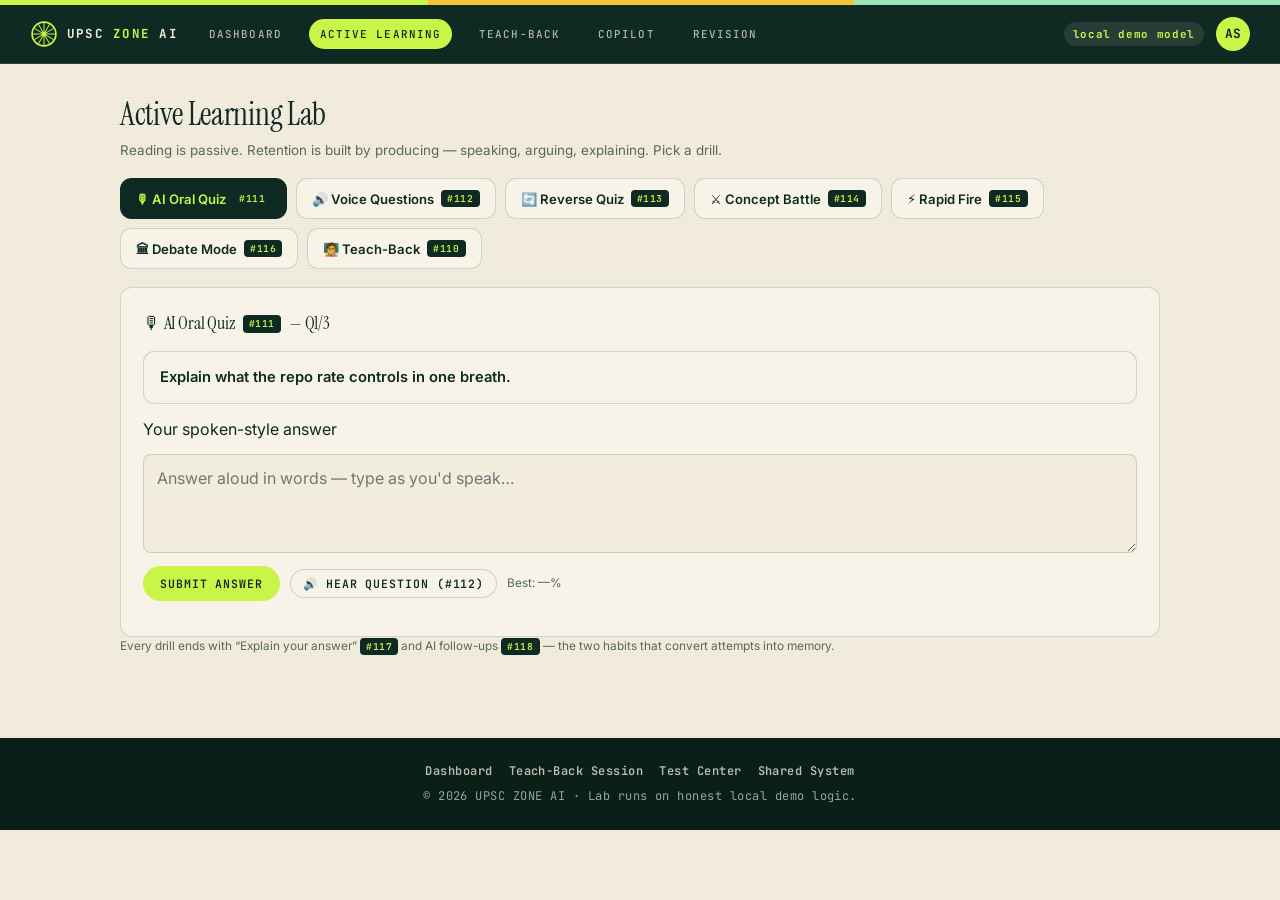
<file: active-learning.html>
<!DOCTYPE html>
<html lang="en">
<head>
<meta charset="UTF-8"><meta name="viewport" content="width=device-width, initial-scale=1.0">
<meta name="description" content="Active Learning Lab — oral quizzes, reverse quizzes, concept battles, debates, rapid fire.">
<title>Active Learning Lab — UPSC ZONE AI</title>
<link href="https://fonts.googleapis.com/css2?family=Fraunces:opsz,wght@9..144,500;9..144,600;9..144,700&family=Public+Sans:wght@400;500;600;700&display=swap" rel="stylesheet">
<link rel="stylesheet" href="active-learning.css">
</head>
<body>
<a class="skip-link" href="#arena">Skip to lab</a>
<div class="tricolor" aria-hidden="true"></div>
<header class="topbar">
  <a class="brand" href="index.html"><svg class="chakra" viewBox="0 0 40 40" aria-hidden="true"><circle cx="20" cy="20" r="17" fill="none" stroke="currentColor" stroke-width="2.4"/><circle cx="20" cy="20" r="3.2" fill="currentColor"/><g stroke="currentColor" stroke-width="1.4"><line x1="20" y1="4" x2="20" y2="36"/><line x1="20" y1="4" x2="20" y2="36" transform="rotate(30 20 20)"/><line x1="20" y1="4" x2="20" y2="36" transform="rotate(60 20 20)"/><line x1="20" y1="4" x2="20" y2="36" transform="rotate(90 20 20)"/><line x1="20" y1="4" x2="20" y2="36" transform="rotate(120 20 20)"/><line x1="20" y1="4" x2="20" y2="36" transform="rotate(150 20 20)"/></g></svg><span class="brand-txt">UPSC <strong>ZONE</strong> AI</span></a>
  <nav class="topnav"><a href="dashboard.html">Dashboard</a><a href="active-learning.html" aria-current="page">Active Learning</a><a href="teach-back.html">Teach-Back</a><a href="ai-copilot.html">Copilot</a><a href="revision.html">Revision</a></nav>
  <div class="top-actions"><span class="honest-chip">local demo model</span><a class="avatar" href="profile.html" aria-label="Profile">AS</a></div>
</header>

<main id="main" class="main">
  <h1>Active Learning Lab</h1>
  <p class="muted" style="margin-bottom:18px">Reading is passive. Retention is built by producing — speaking, arguing, explaining. Pick a drill.</p>

  <div class="mode-grid" role="tablist" aria-label="Learning modes">
    <button class="mode active" data-mode="oral" type="button">🎙 AI Oral Quiz <span class="fid">#111</span></button>
    <button class="mode" data-mode="voice" type="button">🔊 Voice Questions <span class="fid">#112</span></button>
    <button class="mode" data-mode="reverse" type="button">🔄 Reverse Quiz <span class="fid">#113</span></button>
    <button class="mode" data-mode="battle" type="button">⚔️ Concept Battle <span class="fid">#114</span></button>
    <button class="mode" data-mode="rapid" type="button">⚡ Rapid Fire <span class="fid">#115</span></button>
    <button class="mode" data-mode="debate" type="button">🏛 Debate Mode <span class="fid">#116</span></button>
    <button class="mode" data-mode="teach" type="button">🧑‍🏫 Teach-Back <span class="fid">#110</span></button>
  </div>

  <section class="card arena" id="arena" aria-live="polite" aria-label="Active session"></section>

  <p class="muted small">Every drill ends with “Explain your answer” <span class="fid">#117</span> and AI follow-ups <span class="fid">#118</span> — the two habits that convert attempts into memory.</p>
</main>
<footer class="foot"><nav><a href="dashboard.html">Dashboard</a><a href="teach-back.html">Teach-Back Session</a><a href="mock-tests.html">Test Center</a><a href="shared-system.html">Shared System</a></nav><p>© 2026 UPSC ZONE AI · Lab runs on honest local demo logic.</p></footer>
<div class="toast" id="toast" role="status" aria-live="polite" hidden></div>
<script src="active-learning.js"></script>
</body>
</html>
</file>
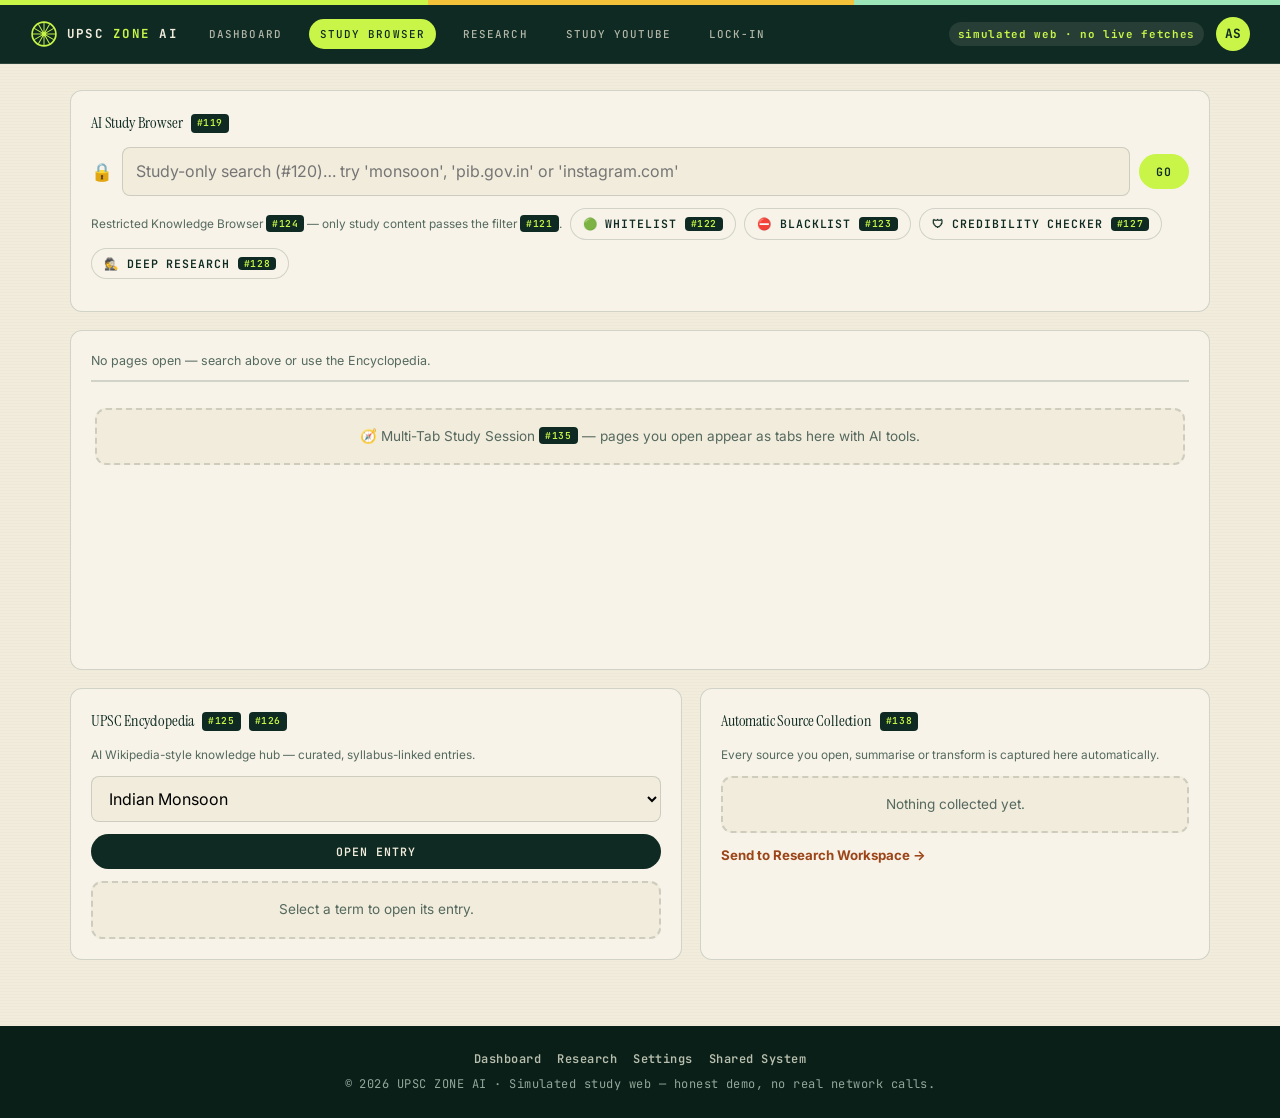
<file: ai-browser.html>
<!DOCTYPE html>
<html lang="en">
<head>
<meta charset="UTF-8"><meta name="viewport" content="width=device-width, initial-scale=1.0">
<meta name="description" content="AI Study Browser — study-only search, whitelist, credibility, tabs and webpage transformations.">
<title>AI Study Browser — UPSC ZONE AI</title>
<link href="https://fonts.googleapis.com/css2?family=Fraunces:opsz,wght@9..144,500;9..144,600;9..144,700&family=Public+Sans:wght@400;500;600;700&display=swap" rel="stylesheet">
<link rel="stylesheet" href="ai-browser.css">
</head>
<body>
<a class="skip-link" href="#main">Skip to browser</a>
<div class="tricolor" aria-hidden="true"></div>
<header class="topbar">
  <a class="brand" href="index.html"><svg class="chakra" viewBox="0 0 40 40" aria-hidden="true"><circle cx="20" cy="20" r="17" fill="none" stroke="currentColor" stroke-width="2.4"/><circle cx="20" cy="20" r="3.2" fill="currentColor"/><g stroke="currentColor" stroke-width="1.4"><line x1="20" y1="4" x2="20" y2="36"/><line x1="20" y1="4" x2="20" y2="36" transform="rotate(30 20 20)"/><line x1="20" y1="4" x2="20" y2="36" transform="rotate(60 20 20)"/><line x1="20" y1="4" x2="20" y2="36" transform="rotate(90 20 20)"/><line x1="20" y1="4" x2="20" y2="36" transform="rotate(120 20 20)"/><line x1="20" y1="4" x2="20" y2="36" transform="rotate(150 20 20)"/></g></svg><span class="brand-txt">UPSC <strong>ZONE</strong> AI</span></a>
  <nav class="topnav"><a href="dashboard.html">Dashboard</a><a href="ai-browser.html" aria-current="page">Study Browser</a><a href="research.html">Research</a><a href="study-youtube.html">Study YouTube</a><a href="lock-in.html">Lock-In</a></nav>
  <div class="top-actions"><span class="honest-chip">simulated web · no live fetches</span><a class="avatar" href="profile.html" aria-label="Profile">AS</a></div>
</header>

<main id="main" class="main">
  <!-- ADDRESS BAR -->
  <section class="card bar-card" aria-labelledby="ab-h">
    <h2 id="ab-h" class="sr-h">AI Study Browser <span class="fid">#119</span></h2>
    <form id="go-form" class="addr-row">
      <span class="lock-ico" aria-hidden="true">🔒</span>
      <label class="sr-only" for="addr">Study-only search or whitelisted address</label>
      <input type="text" id="addr" placeholder="Study-only search (#120)… try 'monsoon', 'pib.gov.in' or 'instagram.com'" autocomplete="off">
      <button class="btn btn-primary" type="submit">Go</button>
    </form>
    <div class="row small-row">
      <span class="muted small">Restricted Knowledge Browser <span class="fid">#124</span> — only study content passes the filter <span class="fid">#121</span>.</span>
      <button class="btn btn-ghost btn-sm" id="wl-btn" type="button">🟢 Whitelist <span class="fid">#122</span></button>
      <button class="btn btn-ghost btn-sm" id="bl-btn" type="button">⛔ Blacklist <span class="fid">#123</span></button>
      <button class="btn btn-ghost btn-sm" id="cred-btn" type="button">🛡 Credibility Checker <span class="fid">#127</span></button>
      <button class="btn btn-ghost btn-sm" id="deep-btn" type="button">🕵 Deep Research <span class="fid">#128</span></button>
    </div>
    <div id="mgmt-out" aria-live="polite"></div>
  </section>

  <!-- TABS + VIEWER -->
  <section class="card browser-card" aria-label="Browser tabs and page viewer">
    <div class="tabs-row" id="tabs-row" role="tablist" aria-label="Open study tabs (#135)">
      <div class="empty-tab">No pages open — search above or use the Encyclopedia.</div>
    </div>
    <div id="viewer" class="viewer" aria-live="polite">
      <div class="empty">🧭 Multi-Tab Study Session <span class="fid">#135</span> — pages you open appear as tabs here with AI tools.</div>
    </div>
    <div id="tool-out" class="tool-out" aria-live="polite"></div>
  </section>

  <div class="duo">
    <!-- ENCYCLOPEDIA -->
    <section class="card" aria-labelledby="en-h">
      <h2 id="en-h">UPSC Encyclopedia <span class="fid">#125</span> <span class="fid">#126</span></h2>
      <p class="muted small">AI Wikipedia-style knowledge hub — curated, syllabus-linked entries.</p>
      <label class="sr-only" for="ency-term">Encyclopedia term</label>
      <select id="ency-term"><option value="monsoon">Indian Monsoon</option><option value="federalism">Federalism</option><option value="mpc">Monetary Policy Committee</option></select>
      <button class="btn btn-dark" id="ency-go" type="button">Open entry</button>
      <div id="ency-out"><div class="empty">Select a term to open its entry.</div></div>
    </section>

    <!-- COLLECTED SOURCES -->
    <section class="card" aria-labelledby="cs-h">
      <h2 id="cs-h">Automatic Source Collection <span class="fid">#138</span></h2>
      <p class="muted small">Every source you open, summarise or transform is captured here automatically.</p>
      <div id="col-out"><div class="empty">Nothing collected yet.</div></div>
      <a class="text-link" href="research.html">Send to Research Workspace →</a>
    </section>
  </div>
</main>
<footer class="foot"><nav><a href="dashboard.html">Dashboard</a><a href="research.html">Research</a><a href="settings.html">Settings</a><a href="shared-system.html">Shared System</a></nav><p>© 2026 UPSC ZONE AI · Simulated study web — honest demo, no real network calls.</p></footer>
<div class="toast" id="toast" role="status" aria-live="polite" hidden></div>
<script src="ai-browser.js"></script>
</body>
</html>
</file>
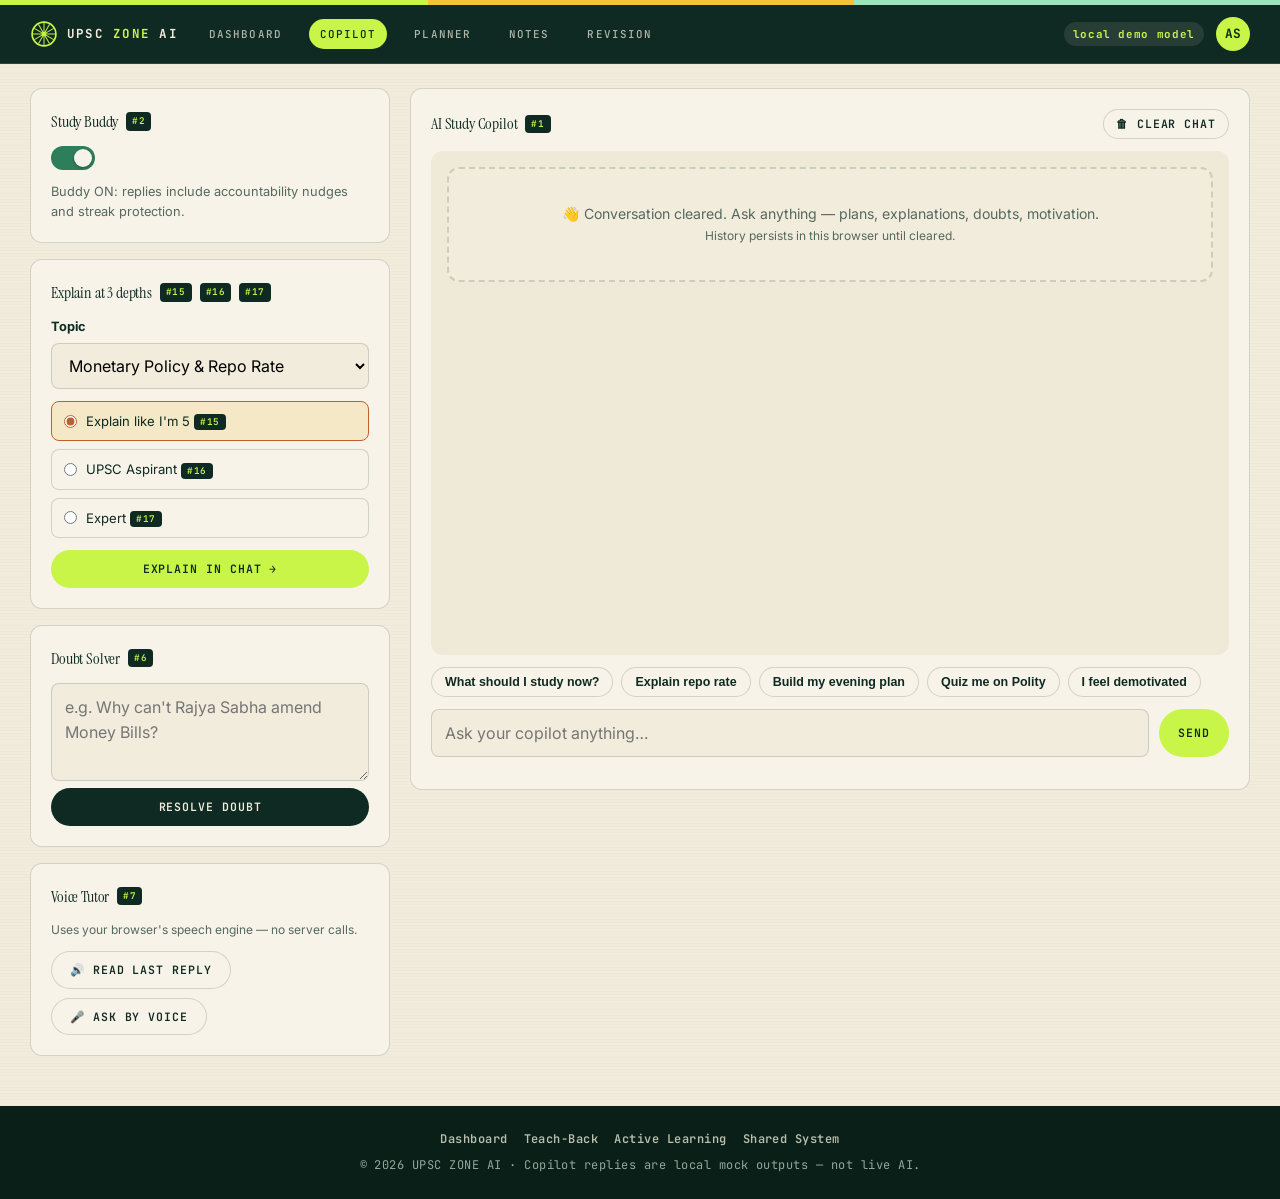
<file: ai-copilot.html>
<!DOCTYPE html>
<html lang="en">
<head>
<meta charset="UTF-8">
<meta name="viewport" content="width=device-width, initial-scale=1.0">
<meta name="description" content="AI Study Copilot — serious UPSC study assistant with chat, explanation depths, doubts and voice.">
<title>AI Study Copilot — UPSC ZONE AI</title>
<link href="https://fonts.googleapis.com/css2?family=Fraunces:opsz,wght@9..144,500;9..144,600;9..144,700&family=Public+Sans:wght@400;500;600;700&display=swap" rel="stylesheet">
<link rel="stylesheet" href="ai-copilot.css">
</head>
<body>
<a class="skip-link" href="#chat-input">Skip to chat</a>
<div class="tricolor" aria-hidden="true"></div>

<header class="topbar">
  <a class="brand" href="index.html">
    <svg class="chakra" viewBox="0 0 40 40" aria-hidden="true"><circle cx="20" cy="20" r="17" fill="none" stroke="currentColor" stroke-width="2.4"/><circle cx="20" cy="20" r="3.2" fill="currentColor"/><g stroke="currentColor" stroke-width="1.4"><line x1="20" y1="4" x2="20" y2="36"/><line x1="20" y1="4" x2="20" y2="36" transform="rotate(30 20 20)"/><line x1="20" y1="4" x2="20" y2="36" transform="rotate(60 20 20)"/><line x1="20" y1="4" x2="20" y2="36" transform="rotate(90 20 20)"/><line x1="20" y1="4" x2="20" y2="36" transform="rotate(120 20 20)"/><line x1="20" y1="4" x2="20" y2="36" transform="rotate(150 20 20)"/></g></svg>
    <span class="brand-txt">UPSC <strong>ZONE</strong> AI</span>
  </a>
  <nav class="topnav" aria-label="Primary">
    <a href="dashboard.html">Dashboard</a>
    <a href="ai-copilot.html" aria-current="page">Copilot</a>
    <a href="ai-planner.html">Planner</a>
    <a href="notes.html">Notes</a>
    <a href="revision.html">Revision</a>
  </nav>
  <div class="top-actions">
    <span class="honest-chip">local demo model</span>
    <a class="avatar" href="profile.html" aria-label="Profile">AS</a>
  </div>
</header>

<main class="cp-layout">
  <!-- ============ SIDEBAR TOOLS ============ -->
  <aside class="cp-side" aria-label="Copilot tools">
    <section class="card">
      <h2>Study Buddy <span class="fid">#2</span></h2>
      <label class="switch"><input type="checkbox" id="buddy-toggle" checked><span class="slider-ui" aria-hidden="true"></span><span class="sr-only">Buddy mode</span></label>
      <p class="buddy-note" id="buddy-note">Buddy ON: replies include accountability nudges and streak protection.</p>
    </section>

    <section class="card">
      <h2>Explain at 3 depths <span class="fid">#15</span><span class="fid">#16</span><span class="fid">#17</span></h2>
      <div class="field">
        <label for="exp-topic">Topic</label>
        <select id="exp-topic">
          <option value="monetary">Monetary Policy &amp; Repo Rate</option>
          <option value="monsoon">Indian Monsoon</option>
          <option value="art32">Article 32 vs Article 226</option>
        </select>
      </div>
      <div class="levels" role="radiogroup" aria-label="Explanation level">
        <label class="lvl"><input type="radio" name="lvl" value="eli5" checked><span>Explain like I'm 5 <span class="fid">#15</span></span></label>
        <label class="lvl"><input type="radio" name="lvl" value="aspirant"><span>UPSC Aspirant <span class="fid">#16</span></span></label>
        <label class="lvl"><input type="radio" name="lvl" value="expert"><span>Expert <span class="fid">#17</span></span></label>
      </div>
      <button class="btn btn-primary btn-block" id="exp-btn" type="button">Explain in chat →</button>
    </section>

    <section class="card">
      <h2>Doubt Solver <span class="fid">#6</span></h2>
      <form id="doubt-form">
        <label class="sr-only" for="doubt-q">Your doubt</label>
        <textarea id="doubt-q" rows="3" placeholder="e.g. Why can't Rajya Sabha amend Money Bills?"></textarea>
        <p class="field-err" id="doubt-err" hidden></p>
        <button class="btn btn-dark btn-block" type="submit">Resolve doubt</button>
      </form>
    </section>

    <section class="card">
      <h2>Voice Tutor <span class="fid">#7</span></h2>
      <p class="muted small">Uses your browser's speech engine — no server calls.</p>
      <div class="row">
        <button class="btn btn-ghost" id="voice-read" type="button" aria-pressed="false">🔊 Read last reply</button>
        <button class="btn btn-ghost" id="voice-ask" type="button">🎤 Ask by voice</button>
      </div>
      <p class="field-err" id="voice-err" hidden></p>
    </section>
  </aside>

  <!-- ============ CHAT ============ -->
  <section class="card chat-card" aria-labelledby="chat-h">
    <div class="chat-head">
      <h1 id="chat-h">AI Study Copilot <span class="fid">#1</span></h1>
      <button class="btn btn-ghost btn-sm" id="clear-chat" type="button">🗑 Clear chat</button>
    </div>
    <div class="chat-log" id="chat-log" aria-live="polite" aria-label="Conversation"></div>
    <div class="chips" aria-label="Quick prompts">
      <button type="button" class="chip">What should I study now?</button>
      <button type="button" class="chip">Explain repo rate</button>
      <button type="button" class="chip">Build my evening plan</button>
      <button type="button" class="chip">Quiz me on Polity</button>
      <button type="button" class="chip">I feel demotivated</button>
    </div>
    <form id="chat-form" class="chat-input-row">
      <label class="sr-only" for="chat-input">Message</label>
      <input type="text" id="chat-input" placeholder="Ask your copilot anything…" autocomplete="off">
      <button class="btn btn-primary" type="submit" id="send-btn">Send</button>
    </form>
  </section>
</main>

<footer class="foot"><nav><a href="dashboard.html">Dashboard</a><a href="teach-back.html">Teach-Back</a><a href="active-learning.html">Active Learning</a><a href="shared-system.html">Shared System</a></nav><p>© 2026 UPSC ZONE AI · Copilot replies are local mock outputs — not live AI.</p></footer>
<div class="toast" id="toast" role="status" aria-live="polite" hidden></div>
<script src="ai-copilot.js"></script>
</body>
</html>
</file>
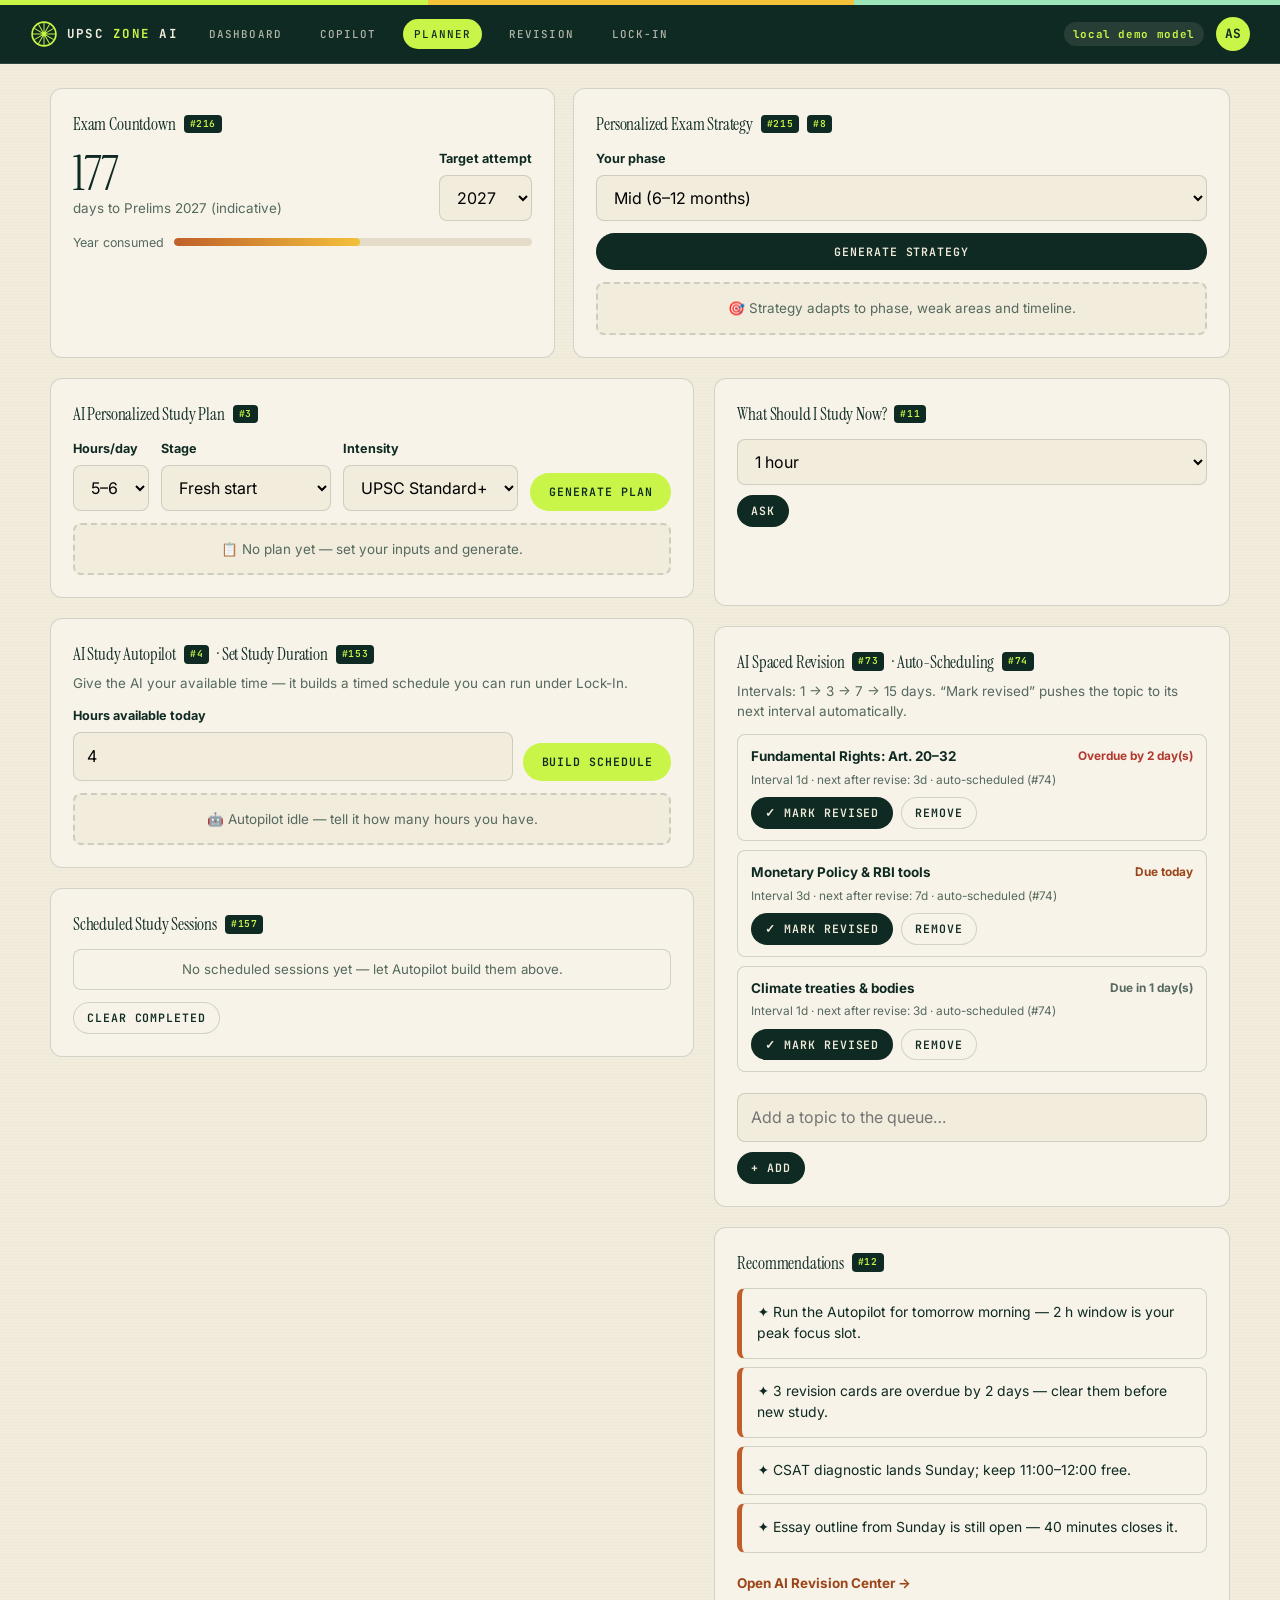
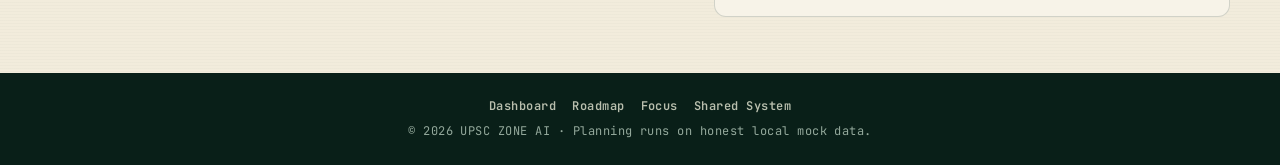
<file: ai-planner.html>
<!DOCTYPE html>
<html lang="en">
<head>
<meta charset="UTF-8">
<meta name="viewport" content="width=device-width, initial-scale=1.0">
<meta name="description" content="AI Planning + Autopilot — personalized plans, timed schedules, spaced revision and exam strategy.">
<title>AI Planner — UPSC ZONE AI</title>
<link href="https://fonts.googleapis.com/css2?family=Fraunces:opsz,wght@9..144,500;9..144,600;9..144,700&family=Public+Sans:wght@400;500;600;700&display=swap" rel="stylesheet">
<link rel="stylesheet" href="ai-planner.css">
</head>
<body>
<a class="skip-link" href="#main">Skip to planner</a>
<div class="tricolor" aria-hidden="true"></div>

<header class="topbar">
  <a class="brand" href="index.html">
    <svg class="chakra" viewBox="0 0 40 40" aria-hidden="true"><circle cx="20" cy="20" r="17" fill="none" stroke="currentColor" stroke-width="2.4"/><circle cx="20" cy="20" r="3.2" fill="currentColor"/><g stroke="currentColor" stroke-width="1.4"><line x1="20" y1="4" x2="20" y2="36"/><line x1="20" y1="4" x2="20" y2="36" transform="rotate(30 20 20)"/><line x1="20" y1="4" x2="20" y2="36" transform="rotate(60 20 20)"/><line x1="20" y1="4" x2="20" y2="36" transform="rotate(90 20 20)"/><line x1="20" y1="4" x2="20" y2="36" transform="rotate(120 20 20)"/><line x1="20" y1="4" x2="20" y2="36" transform="rotate(150 20 20)"/></g></svg>
    <span class="brand-txt">UPSC <strong>ZONE</strong> AI</span>
  </a>
  <nav class="topnav" aria-label="Primary">
    <a href="dashboard.html">Dashboard</a><a href="ai-copilot.html">Copilot</a>
    <a href="ai-planner.html" aria-current="page">Planner</a><a href="revision.html">Revision</a><a href="lock-in.html">Lock-In</a>
  </nav>
  <div class="top-actions"><span class="honest-chip">local demo model</span><a class="avatar" href="profile.html" aria-label="Profile">AS</a></div>
</header>

<main id="main" class="pl-layout">
  <!-- ROW: countdown + strategy -->
  <div class="pl-row2">
    <section class="card" aria-labelledby="cd-h">
      <h2 id="cd-h">Exam Countdown <span class="fid">#216</span></h2>
      <div class="cd-flex">
        <div><p class="big-num" id="cd-days">—</p><p class="muted">days to Prelims <span id="cd-year">2027</span> (indicative)</p></div>
        <div class="field"><label for="cd-attempt">Target attempt</label>
          <select id="cd-attempt"><option>2027</option><option>2028</option><option>2029</option></select></div>
      </div>
      <div class="meter-row"><span>Year consumed</span><span class="meter"><span id="cd-fill" style="width:0%"></span></span></div>
    </section>
    <section class="card" aria-labelledby="st-h">
      <h2 id="st-h">Personalized Exam Strategy <span class="fid">#215</span> <span class="fid">#8</span></h2>
      <div class="field"><label for="st-stage">Your phase</label>
        <select id="st-stage"><option value="early">Early (12+ months out)</option><option value="mid" selected>Mid (6–12 months)</option><option value="final">Final sprint (&lt; 6 months)</option></select></div>
      <button class="btn btn-dark" id="st-btn" type="button">Generate strategy</button>
      <div id="st-out" class="ai-out" aria-live="polite"><div class="empty">🎯 Strategy adapts to phase, weak areas and timeline.</div></div>
    </section>
  </div>

  <div class="pl-grid">
    <!-- LEFT: plan + autopilot -->
    <div class="pl-left">
      <section class="card" aria-labelledby="plan-h">
        <h2 id="plan-h">AI Personalized Study Plan <span class="fid">#3</span></h2>
        <form id="plan-form" class="form-grid">
          <div class="field"><label for="pl-hours">Hours/day</label><select id="pl-hours"><option>3–4</option><option selected>5–6</option><option>7–8</option></select></div>
          <div class="field"><label for="pl-stage">Stage</label><select id="pl-stage"><option>Fresh start</option><option>NCERTs underway</option><option>Revision phase</option></select></div>
          <div class="field"><label for="pl-diff">Intensity</label><select id="pl-diff"><option value="balanced">Balanced</option><option value="standard" selected>UPSC Standard+</option><option value="expert">Expert pressure</option></select></div>
          <button class="btn btn-primary" type="submit">Generate plan</button>
        </form>
        <div id="plan-out" class="ai-out" aria-live="polite"><div class="empty">📋 No plan yet — set your inputs and generate.</div></div>
      </section>

      <section class="card" aria-labelledby="ap-h">
        <h2 id="ap-h">AI Study Autopilot <span class="fid">#4</span> · Set Study Duration <span class="fid">#153</span></h2>
        <p class="card-sub">Give the AI your available time — it builds a timed schedule you can run under Lock-In.</p>
        <form id="ap-form" class="row">
          <div class="field grow"><label for="ap-hours">Hours available today</label><input type="number" id="ap-hours" min="1" max="14" step="0.5" value="4"></div>
          <button class="btn btn-primary" type="submit">Build schedule</button>
        </form>
        <p class="field-err" id="ap-err" hidden></p>
        <div id="ap-out" class="ai-out" aria-live="polite"><div class="empty">🤖 Autopilot idle — tell it how many hours you have.</div></div>
      </section>

      <section class="card" aria-labelledby="ss-h">
        <h2 id="ss-h">Scheduled Study Sessions <span class="fid">#157</span></h2>
        <ul class="session-list" id="ss-list"></ul>
        <div class="row"><button class="btn btn-ghost btn-sm" id="ss-clear" type="button">Clear completed</button><span class="muted small" id="ss-note"></span></div>
      </section>
    </div>

    <!-- RIGHT: what now, recos, revision -->
    <div class="pl-right">
      <section class="card" aria-labelledby="wn-h">
        <h2 id="wn-h">What Should I Study Now? <span class="fid">#11</span></h2>
        <form id="wn-form" class="row">
          <label class="sr-only" for="wn-time">Time</label>
          <select id="wn-time"><option value="30">30 min</option><option value="60" selected>1 hour</option><option value="120">2 hours</option></select>
          <button class="btn btn-dark btn-sm" type="submit">Ask</button>
        </form>
        <div id="wn-out" class="ai-out" aria-live="polite"></div>
      </section>

      <section class="card" aria-labelledby="rv-h">
        <h2 id="rv-h">AI Spaced Revision <span class="fid">#73</span> · Auto-Scheduling <span class="fid">#74</span></h2>
        <p class="card-sub">Intervals: 1 → 3 → 7 → 15 days. “Mark revised” pushes the topic to its next interval automatically.</p>
        <div id="rv-out" class="ai-out" aria-live="polite"></div>
        <form id="rv-add" class="row">
          <label class="sr-only" for="rv-topic">Add topic</label>
          <input type="text" id="rv-topic" placeholder="Add a topic to the queue…">
          <button class="btn btn-dark btn-sm" type="submit">+ Add</button>
        </form>
      </section>

      <section class="card" aria-labelledby="rc-h">
        <h2 id="rc-h">Recommendations <span class="fid">#12</span></h2>
        <div id="rc-out" class="ai-out" aria-live="polite"><div class="loading"><span class="spinner"></span> Deriving picks…</div></div>
        <a class="text-link" href="revision.html">Open AI Revision Center →</a>
      </section>
    </div>
  </div>
</main>

<footer class="foot"><nav><a href="dashboard.html">Dashboard</a><a href="roadmap.html">Roadmap</a><a href="focus.html">Focus</a><a href="shared-system.html">Shared System</a></nav><p>© 2026 UPSC ZONE AI · Planning runs on honest local mock data.</p></footer>
<div class="toast" id="toast" role="status" aria-live="polite" hidden></div>
<script src="ai-planner.js"></script>
</body>
</html>
</file>
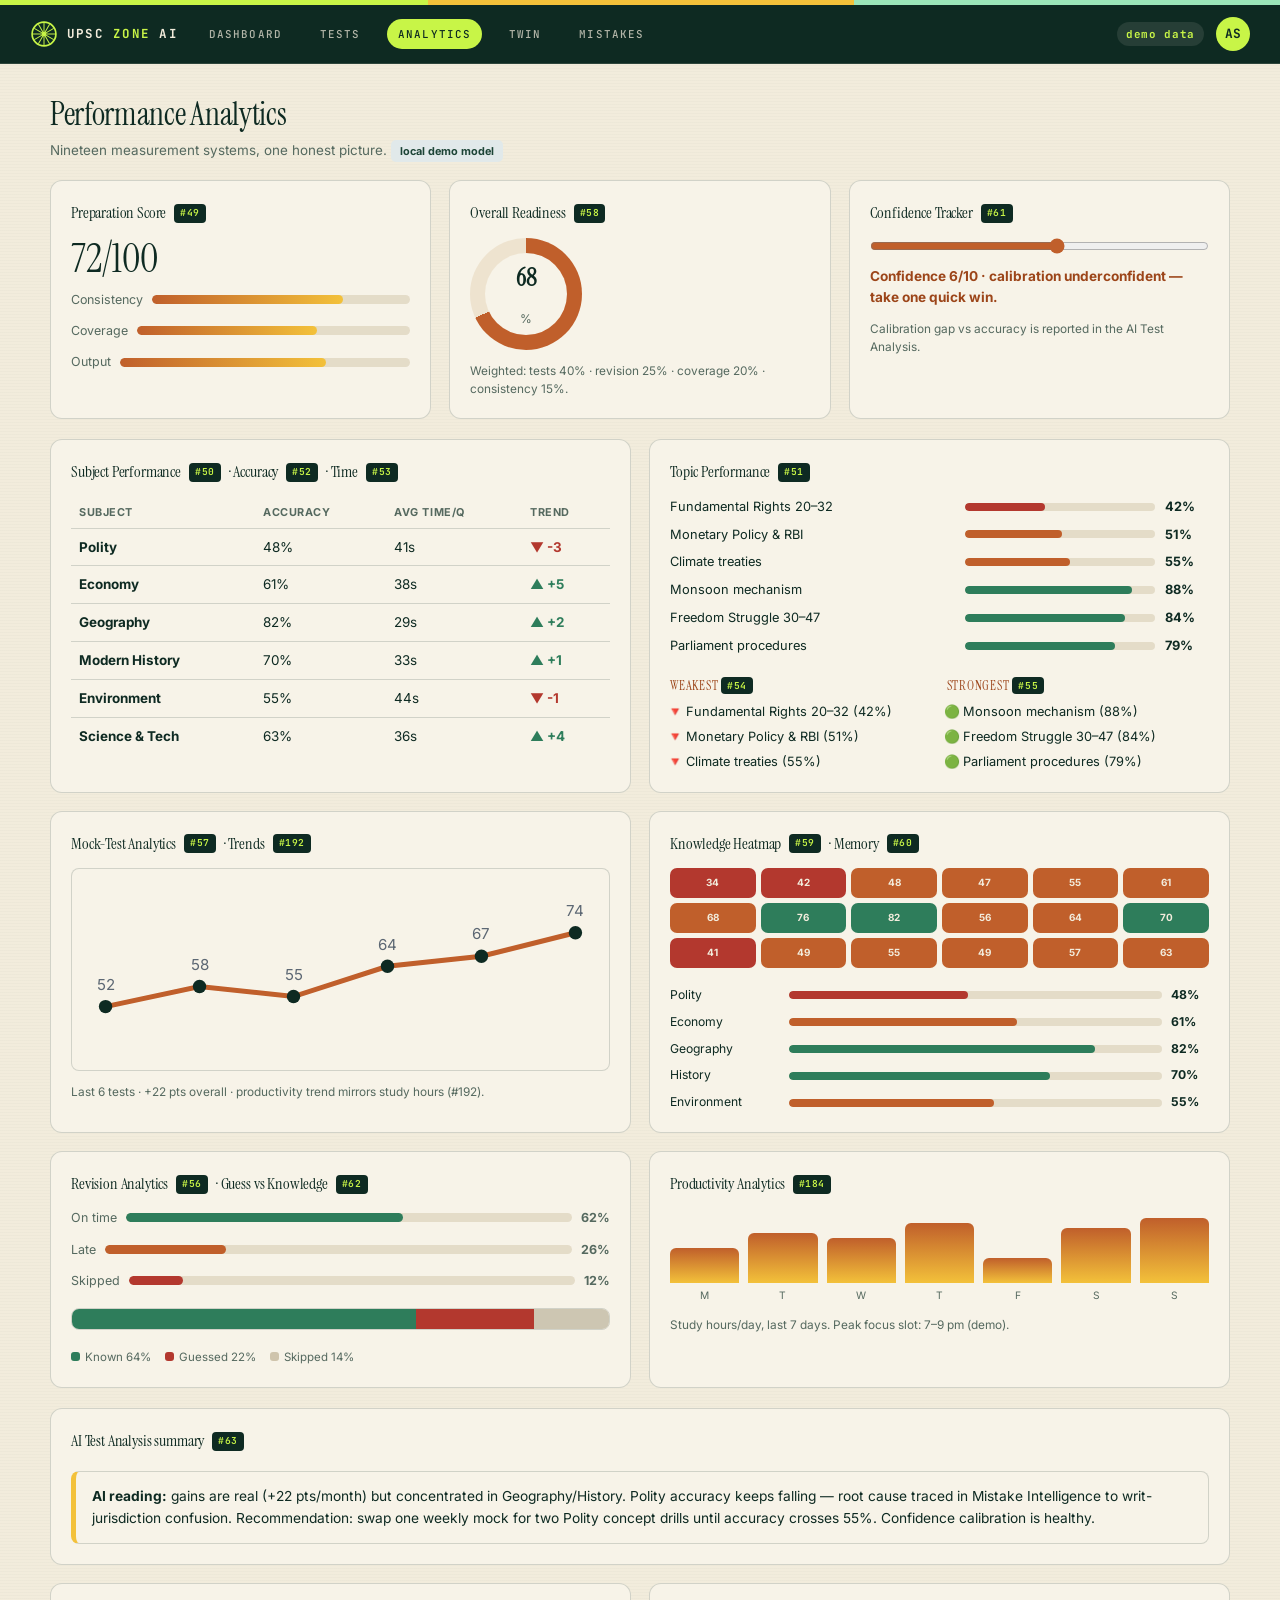
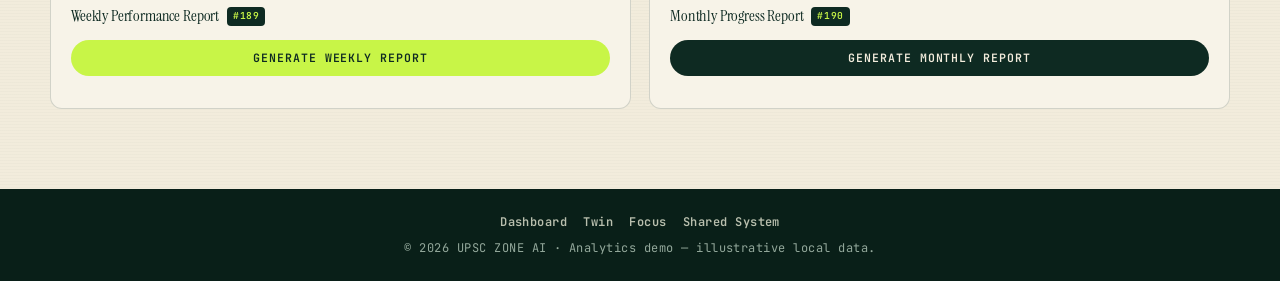
<file: analytics.html>
<!DOCTYPE html>
<html lang="en">
<head>
<meta charset="UTF-8"><meta name="viewport" content="width=device-width, initial-scale=1.0">
<meta name="description" content="Performance Analytics — readiness, subjects, memory, mocks and productivity trends.">
<title>Analytics — UPSC ZONE AI</title>
<link href="https://fonts.googleapis.com/css2?family=Fraunces:opsz,wght@9..144,500;9..144,600;9..144,700&family=Public+Sans:wght@400;500;600;700&display=swap" rel="stylesheet">
<link rel="stylesheet" href="analytics.css">
</head>
<body>
<a class="skip-link" href="#main">Skip to analytics</a>
<div class="tricolor" aria-hidden="true"></div>
<header class="topbar">
  <a class="brand" href="index.html"><svg class="chakra" viewBox="0 0 40 40" aria-hidden="true"><circle cx="20" cy="20" r="17" fill="none" stroke="currentColor" stroke-width="2.4"/><circle cx="20" cy="20" r="3.2" fill="currentColor"/><g stroke="currentColor" stroke-width="1.4"><line x1="20" y1="4" x2="20" y2="36"/><line x1="20" y1="4" x2="20" y2="36" transform="rotate(30 20 20)"/><line x1="20" y1="4" x2="20" y2="36" transform="rotate(60 20 20)"/><line x1="20" y1="4" x2="20" y2="36" transform="rotate(90 20 20)"/><line x1="20" y1="4" x2="20" y2="36" transform="rotate(120 20 20)"/><line x1="20" y1="4" x2="20" y2="36" transform="rotate(150 20 20)"/></g></svg><span class="brand-txt">UPSC <strong>ZONE</strong> AI</span></a>
  <nav class="topnav"><a href="dashboard.html">Dashboard</a><a href="mock-tests.html">Tests</a><a href="analytics.html" aria-current="page">Analytics</a><a href="preparation-twin.html">Twin</a><a href="mistake-notebook.html">Mistakes</a></nav>
  <div class="top-actions"><span class="honest-chip">demo data</span><a class="avatar" href="profile.html" aria-label="Profile">AS</a></div>
</header>

<main id="main" class="main">
  <h1>Performance Analytics</h1>
  <p class="muted" style="margin-bottom:20px">Nineteen measurement systems, one honest picture. <span class="honest-chip">local demo model</span></p>

  <!-- SCORE ROW -->
  <section class="grid3" aria-label="Core scores">
    <article class="card"><h2>Preparation Score <span class="fid">#49</span></h2><p class="big" id="a-prep">—</p>
      <div class="meter-row"><span>Consistency</span><span class="meter"><span id="b-cons" style="width:0%"></span></span></div>
      <div class="meter-row"><span>Coverage</span><span class="meter"><span id="b-cov" style="width:0%"></span></span></div>
      <div class="meter-row"><span>Output</span><span class="meter"><span id="b-out" style="width:0%"></span></span></div></article>
    <article class="card"><h2>Overall Readiness <span class="fid">#58</span></h2>
      <div class="donut" id="a-ready-d" role="img" aria-label="Readiness"><div><strong id="a-ready">—</strong><small>%</small></div></div>
      <p class="muted small">Weighted: tests 40% · revision 25% · coverage 20% · consistency 15%.</p></article>
    <article class="card"><h2>Confidence Tracker <span class="fid">#61</span></h2>
      <input type="range" id="a-conf" min="1" max="10" value="6" aria-label="Confidence level">
      <p class="conf-out" id="a-conf-out" aria-live="polite"></p>
      <p class="muted small">Calibration gap vs accuracy is reported in the AI Test Analysis.</p></article>
  </section>

  <div class="grid2">
    <!-- SUBJECTS #50 + ACCURACY #52 + TIME #53 -->
    <section class="card" aria-labelledby="sp-h"><h2 id="sp-h">Subject Performance <span class="fid">#50</span> · Accuracy <span class="fid">#52</span> · Time <span class="fid">#53</span></h2>
      <table class="tbl"><thead><tr><th>Subject</th><th>Accuracy</th><th>Avg time/Q</th><th>Trend</th></tr></thead><tbody id="sub-tbl"></tbody></table></section>
    <!-- TOPICS #51 + WEAK #54 + STRONG #55 -->
    <section class="card" aria-labelledby="tp-h"><h2 id="tp-h">Topic Performance <span class="fid">#51</span></h2>
      <div id="topic-list"></div>
      <div class="ws-grid"><div><h3 class="mini-h">Weakest <span class="fid">#54</span></h3><ul id="weak-ul"></ul></div>
      <div><h3 class="mini-h">Strongest <span class="fid">#55</span></h3><ul id="strong-ul"></ul></div></div></section>
    <!-- MOCKS #57 + TRENDS #192 -->
    <section class="card" aria-labelledby="mt-h"><h2 id="mt-h">Mock-Test Analytics <span class="fid">#57</span> · Trends <span class="fid">#192</span></h2>
      <svg id="trend-svg" viewBox="0 0 320 120" role="img" aria-label="Score trend, last six tests"></svg>
      <div id="trend-legend" class="muted small"></div></section>
    <!-- HEATMAP #59 + MEMORY #60 -->
    <section class="card" aria-labelledby="kh-h"><h2 id="kh-h">Knowledge Heatmap <span class="fid">#59</span> · Memory <span class="fid">#60</span></h2>
      <div class="hm-grid" id="hm-grid"></div>
      <div class="mem-bars" id="mem-bars"></div></section>
    <!-- REVISION #56 + GUESS #62 -->
    <section class="card" aria-labelledby="rv-h"><h2 id="rv-h">Revision Analytics <span class="fid">#56</span> · Guess vs Knowledge <span class="fid">#62</span></h2>
      <div class="meter-row"><span>On time</span><span class="meter"><span id="rv-on" style="width:0%;background:var(--green)"></span></span><strong id="rv-on-v">—</strong></div>
      <div class="meter-row"><span>Late</span><span class="meter"><span id="rv-late" style="width:0%;background:var(--saffron)"></span></span><strong id="rv-late-v">—</strong></div>
      <div class="meter-row"><span>Skipped</span><span class="meter"><span id="rv-skip" style="width:0%;background:var(--red)"></span></span><strong id="rv-skip-v">—</strong></div>
      <div class="gk-bar" role="img" aria-label="Guess vs knowledge split"><span class="know" style="width:64%"></span><span class="guess" style="width:22%"></span><span class="skip" style="width:14%"></span></div>
      <div class="gk-legend"><span><i style="background:var(--green)"></i>Known 64%</span><span><i style="background:var(--red)"></i>Guessed 22%</span><span><i style="background:#cfc4ac"></i>Skipped 14%</span></div></section>
    <!-- PRODUCTIVITY #184 -->
    <section class="card" aria-labelledby="pa-h"><h2 id="pa-h">Productivity Analytics <span class="fid">#184</span></h2>
      <div class="hours-bars" id="hours-bars"></div>
      <p class="muted small">Study hours/day, last 7 days. Peak focus slot: 7–9 pm (demo).</p></section>
  </div>

  <!-- AI ANALYSIS + REPORTS -->
  <section class="card wide" aria-labelledby="ai-h"><h2 id="ai-h">AI Test Analysis summary <span class="fid">#63</span></h2><div id="ai-out"></div></section>
  <div class="grid2" style="margin-top:18px">
    <section class="card" aria-labelledby="wr-h"><h2 id="wr-h">Weekly Performance Report <span class="fid">#189</span></h2>
      <button class="btn btn-primary" id="wk-btn" type="button">Generate weekly report</button><div id="wk-out" aria-live="polite"></div></section>
    <section class="card" aria-labelledby="mr-h"><h2 id="mr-h">Monthly Progress Report <span class="fid">#190</span></h2>
      <button class="btn btn-dark" id="mo-btn" type="button">Generate monthly report</button><div id="mo-out" aria-live="polite"></div></section>
  </div>
</main>
<footer class="foot"><nav><a href="dashboard.html">Dashboard</a><a href="preparation-twin.html">Twin</a><a href="focus.html">Focus</a><a href="shared-system.html">Shared System</a></nav><p>© 2026 UPSC ZONE AI · Analytics demo — illustrative local data.</p></footer>
<div class="toast" id="toast" role="status" aria-live="polite" hidden></div>
<script src="analytics.js"></script>
</body>
</html>
</file>
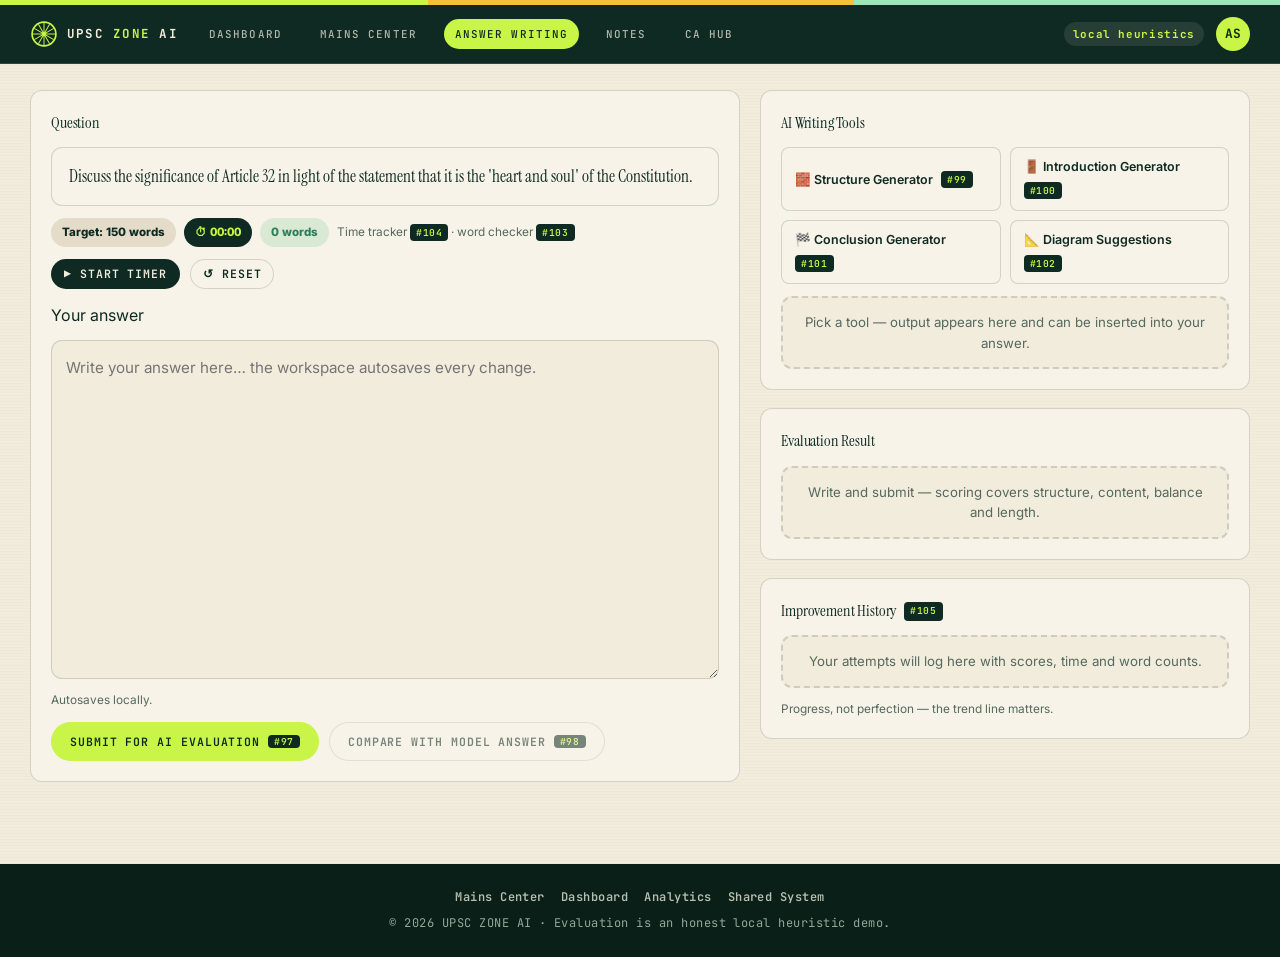
<file: answer-writing.html>
<!DOCTYPE html>
<html lang="en">
<head>
<meta charset="UTF-8"><meta name="viewport" content="width=device-width, initial-scale=1.0">
<meta name="description" content="Answer Writing Workspace — timer, word count, structure, AI evaluation, model answers and improvement history.">
<title>Answer Writing — UPSC ZONE AI</title>
<link href="https://fonts.googleapis.com/css2?family=Fraunces:opsz,wght@9..144,500;9..144,600;9..144,700&family=Public+Sans:wght@400;500;600;700&display=swap" rel="stylesheet">
<link rel="stylesheet" href="answer-writing.css">
</head>
<body>
<a class="skip-link" href="#answer-area">Skip to writing area</a>
<div class="tricolor" aria-hidden="true"></div>
<header class="topbar">
  <a class="brand" href="index.html"><svg class="chakra" viewBox="0 0 40 40" aria-hidden="true"><circle cx="20" cy="20" r="17" fill="none" stroke="currentColor" stroke-width="2.4"/><circle cx="20" cy="20" r="3.2" fill="currentColor"/><g stroke="currentColor" stroke-width="1.4"><line x1="20" y1="4" x2="20" y2="36"/><line x1="20" y1="4" x2="20" y2="36" transform="rotate(30 20 20)"/><line x1="20" y1="4" x2="20" y2="36" transform="rotate(60 20 20)"/><line x1="20" y1="4" x2="20" y2="36" transform="rotate(90 20 20)"/><line x1="20" y1="4" x2="20" y2="36" transform="rotate(120 20 20)"/><line x1="20" y1="4" x2="20" y2="36" transform="rotate(150 20 20)"/></g></svg><span class="brand-txt">UPSC <strong>ZONE</strong> AI</span></a>
  <nav class="topnav"><a href="dashboard.html">Dashboard</a><a href="mains.html">Mains Center</a><a href="answer-writing.html" aria-current="page">Answer Writing</a><a href="notes.html">Notes</a><a href="current-affairs.html">CA Hub</a></nav>
  <div class="top-actions"><span class="honest-chip">local heuristics</span><a class="avatar" href="profile.html" aria-label="Profile">AS</a></div>
</header>

<main id="main" class="main">
  <div class="aw-grid">
    <!-- LEFT: question + editor -->
    <section class="card" aria-labelledby="qw-h">
      <h2 id="qw-h">Question</h2>
      <p class="question" id="aw-question" tabindex="0"></p>
      <div class="row meta-row">
        <span class="pill" id="aw-target">Target: 150 words</span>
        <span class="pill time" id="aw-time" role="timer" aria-live="off">⏱ 00:00</span>
        <span class="pill words" id="aw-words" aria-live="polite">0 words</span>
        <span class="muted small" id="aw-time-note">Time tracker <span class="fid">#104</span> · word checker <span class="fid">#103</span></span>
      </div>
      <div class="row ctrl-row">
        <button class="btn btn-dark btn-sm" id="timer-btn" type="button">▶ Start timer</button>
        <button class="btn btn-ghost btn-sm" id="timer-reset" type="button">↺ Reset</button>
      </div>
      <label class="sr-only" for="answer-area">Your answer</label>
      <textarea id="answer-area" rows="12" placeholder="Write your answer here… the workspace autosaves every change."></textarea>
      <p class="muted small" id="save-note">Autosaves locally.</p>
      <div class="row">
        <button class="btn btn-primary" id="eval-btn" type="button">Submit for AI Evaluation <span class="fid">#97</span></button>
        <button class="btn btn-ghost" id="model-btn" type="button" disabled>Compare with Model Answer <span class="fid">#98</span></button>
      </div>
    </section>

    <!-- RIGHT: AI tools + results -->
    <aside class="tools-col">
      <section class="card" aria-labelledby="tl-h"><h2 id="tl-h">AI Writing Tools</h2>
        <div class="tool-grid">
          <button class="tool" id="struct-btn" type="button">🧱 Structure Generator <span class="fid">#99</span></button>
          <button class="tool" id="intro-btn" type="button">🚪 Introduction Generator <span class="fid">#100</span></button>
          <button class="tool" id="concl-btn" type="button">🏁 Conclusion Generator <span class="fid">#101</span></button>
          <button class="tool" id="diag-btn" type="button">📐 Diagram Suggestions <span class="fid">#102</span></button>
        </div>
        <div id="tool-out" class="tool-out" aria-live="polite"><div class="empty">Pick a tool — output appears here and can be inserted into your answer.</div></div>
      </section>
      <section class="card" aria-labelledby="evl-h"><h2 id="evl-h">Evaluation Result</h2>
        <div id="eval-out" aria-live="polite"><div class="empty">Write and submit — scoring covers structure, content, balance and length.</div></div>
      </section>
      <section class="card" aria-labelledby="hs-h"><h2 id="hs-h">Improvement History <span class="fid">#105</span></h2>
        <div id="hist-out"><div class="empty">Your attempts will log here with scores, time and word counts.</div></div>
        <p class="muted small">Progress, not perfection — the trend line matters.</p>
      </section>
    </aside>
  </div>
</main>
<footer class="foot"><nav><a href="mains.html">Mains Center</a><a href="dashboard.html">Dashboard</a><a href="analytics.html">Analytics</a><a href="shared-system.html">Shared System</a></nav><p>© 2026 UPSC ZONE AI · Evaluation is an honest local heuristic demo.</p></footer>
<div class="toast" id="toast" role="status" aria-live="polite" hidden></div>
<script src="answer-writing.js"></script>
</body>
</html>
</file>
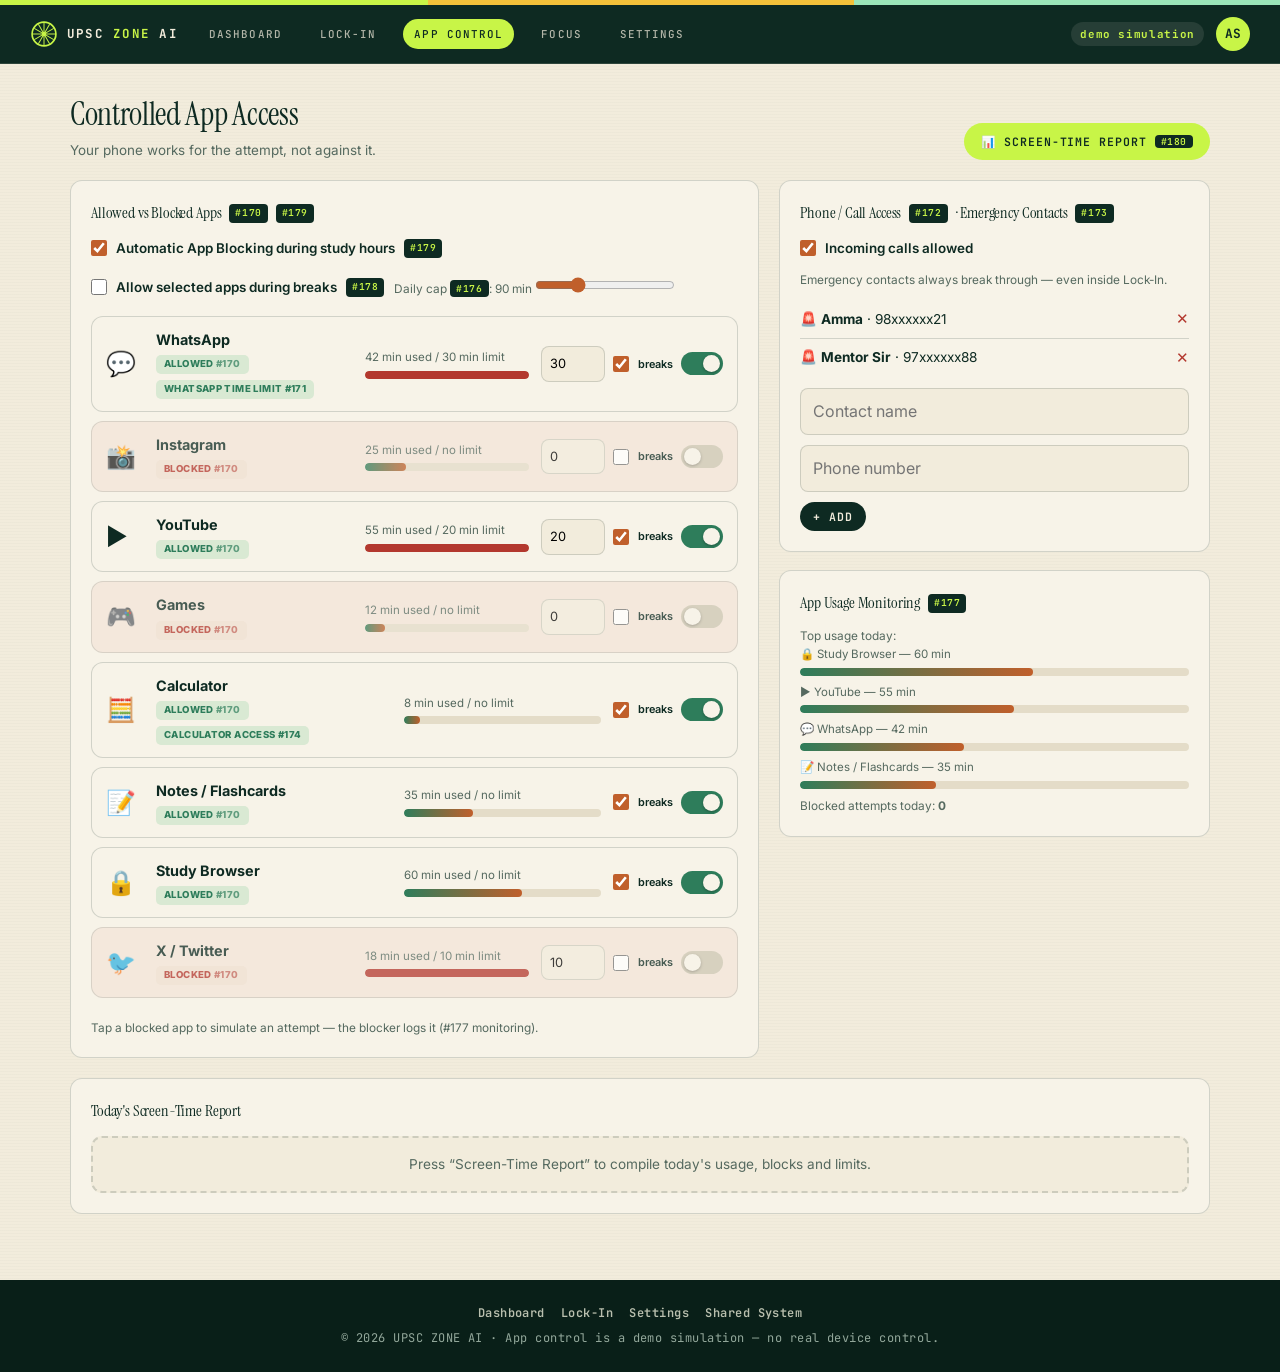
<file: app-control.html>
<!DOCTYPE html>
<html lang="en">
<head>
<meta charset="UTF-8"><meta name="viewport" content="width=device-width, initial-scale=1.0">
<meta name="description" content="Controlled App Access — allowed apps, time limits, emergency access and screen-time reporting.">
<title>Controlled App Access — UPSC ZONE AI</title>
<link href="https://fonts.googleapis.com/css2?family=Fraunces:opsz,wght@9..144,500;9..144,600;9..144,700&family=Public+Sans:wght@400;500;600;700&display=swap" rel="stylesheet">
<link rel="stylesheet" href="app-control.css">
</head>
<body>
<a class="skip-link" href="#main">Skip to app control</a>
<div class="tricolor" aria-hidden="true"></div>
<header class="topbar">
  <a class="brand" href="index.html"><svg class="chakra" viewBox="0 0 40 40" aria-hidden="true"><circle cx="20" cy="20" r="17" fill="none" stroke="currentColor" stroke-width="2.4"/><circle cx="20" cy="20" r="3.2" fill="currentColor"/><g stroke="currentColor" stroke-width="1.4"><line x1="20" y1="4" x2="20" y2="36"/><line x1="20" y1="4" x2="20" y2="36" transform="rotate(30 20 20)"/><line x1="20" y1="4" x2="20" y2="36" transform="rotate(60 20 20)"/><line x1="20" y1="4" x2="20" y2="36" transform="rotate(90 20 20)"/><line x1="20" y1="4" x2="20" y2="36" transform="rotate(120 20 20)"/><line x1="20" y1="4" x2="20" y2="36" transform="rotate(150 20 20)"/></g></svg><span class="brand-txt">UPSC <strong>ZONE</strong> AI</span></a>
  <nav class="topnav"><a href="dashboard.html">Dashboard</a><a href="lock-in.html">Lock-In</a><a href="app-control.html" aria-current="page">App Control</a><a href="focus.html">Focus</a><a href="settings.html">Settings</a></nav>
  <div class="top-actions"><span class="honest-chip">demo simulation</span><a class="avatar" href="profile.html" aria-label="Profile">AS</a></div>
</header>

<main id="main" class="main">
  <div class="head-row">
    <div><h1>Controlled App Access</h1>
      <p class="muted">Your phone works for the attempt, not against it.</p></div>
    <button class="btn btn-primary" id="report-btn" type="button">📊 Screen-Time Report <span class="fid">#180</span></button>
  </div>

  <div class="ac-grid">
    <!-- APP LIST -->
    <section class="card" aria-labelledby="al-h">
      <h2 id="al-h">Allowed vs Blocked Apps <span class="fid">#170</span> <span class="fid">#179</span></h2>
      <div class="row small-row">
        <label class="check"><input type="checkbox" id="autoblock" checked> Automatic App Blocking during study hours <span class="fid">#179</span></label>
      </div>
      <div class="row small-row">
        <label class="check"><input type="checkbox" id="break-access"> Allow selected apps during breaks <span class="fid">#178</span></label>
        <span class="muted small">Daily cap <span class="fid">#176</span>: <output id="cap-out">90</output> min
          <input type="range" id="daily-cap" min="30" max="240" step="15" value="90" style="width:140px" aria-label="Maximum daily app usage"></span>
      </div>
      <div class="app-list" id="app-list" aria-live="polite"></div>
      <p class="muted small">Tap a blocked app to simulate an attempt — the blocker logs it (#177 monitoring).</p>
    </section>

    <div class="side-col">
      <!-- PHONE + EMERGENCY -->
      <section class="card" aria-labelledby="ph-h">
        <h2 id="ph-h">Phone / Call Access <span class="fid">#172</span> · Emergency Contacts <span class="fid">#173</span></h2>
        <label class="check"><input type="checkbox" id="phone-access" checked> Incoming calls allowed</label>
        <p class="muted small">Emergency contacts always break through — even inside Lock-In.</p>
        <div id="em-list"></div>
        <div class="row">
          <input type="text" id="em-name" placeholder="Contact name" aria-label="Emergency contact name">
          <input type="text" id="em-num" placeholder="Phone number" aria-label="Emergency contact number">
          <button class="btn btn-dark btn-sm" id="em-add" type="button">+ Add</button>
        </div>
        <p class="field-err" id="em-err" hidden></p>
      </section>

      <!-- REPORT -->
      <section class="card" aria-labelledby="rp-h">
        <h2 id="rp-h">App Usage Monitoring <span class="fid">#177</span></h2>
        <div id="mon-out"><div class="empty">Usage accumulates as the day progresses (demo data seeded).</div></div>
      </section>
    </div>
  </div>

  <section class="card" aria-labelledby="sr-h">
    <h2 id="sr-h">Today's Screen-Time Report</h2>
    <div id="report-out"><div class="empty">Press “Screen-Time Report” to compile today's usage, blocks and limits.</div></div>
  </section>
</main>
<footer class="foot"><nav><a href="dashboard.html">Dashboard</a><a href="lock-in.html">Lock-In</a><a href="settings.html">Settings</a><a href="shared-system.html">Shared System</a></nav><p>© 2026 UPSC ZONE AI · App control is a demo simulation — no real device control.</p></footer>
<div class="toast" id="toast" role="status" aria-live="polite" hidden></div>
<script src="app-control.js"></script>
</body>
</html>
</file>
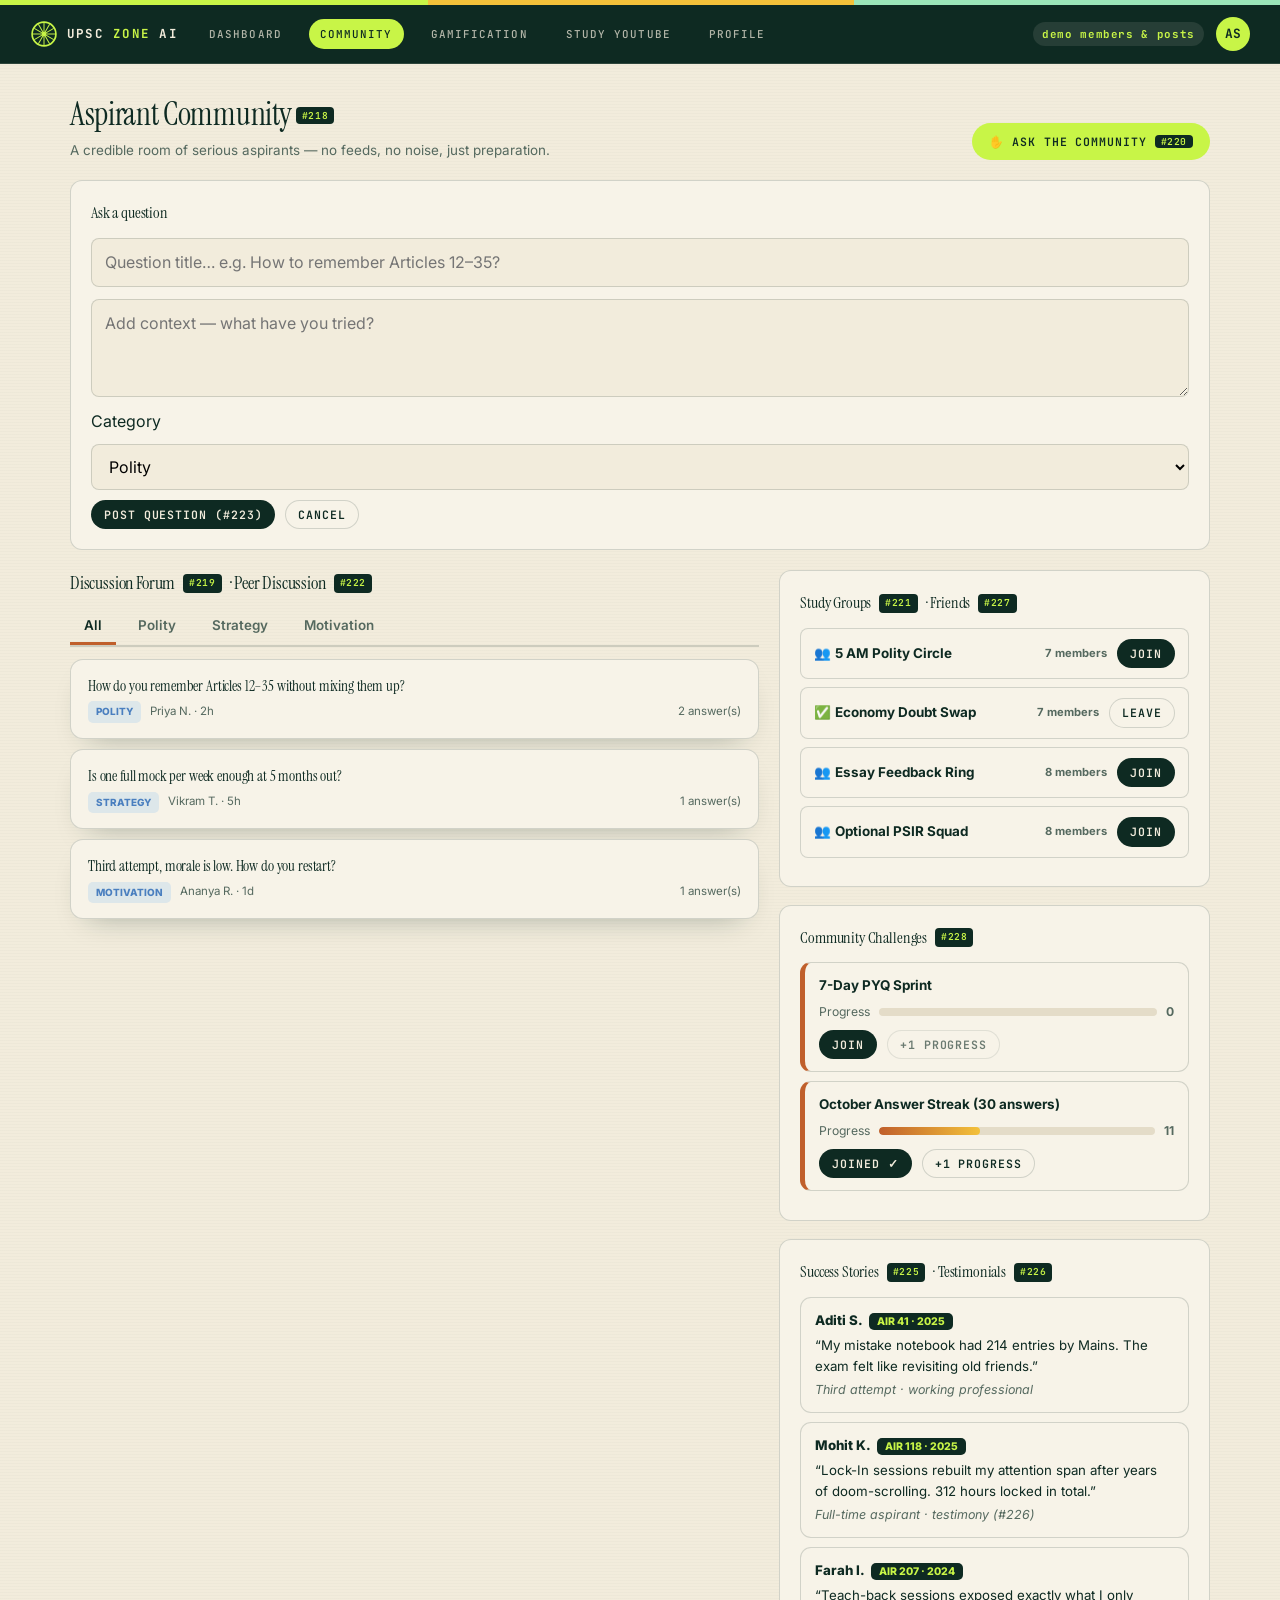
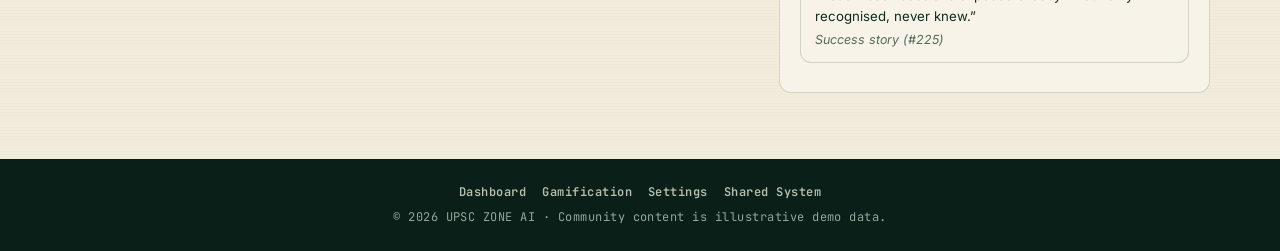
<file: community.html>
<!DOCTYPE html>
<html lang="en">
<head>
<meta charset="UTF-8"><meta name="viewport" content="width=device-width, initial-scale=1.0">
<meta name="description" content="Aspirant Community — discussions, questions, study groups, challenges and success stories.">
<title>Aspirant Community — UPSC ZONE AI</title>
<link href="https://fonts.googleapis.com/css2?family=Fraunces:opsz,wght@9..144,500;9..144,600;9..144,700&family=Public+Sans:wght@400;500;600;700&display=swap" rel="stylesheet">
<link rel="stylesheet" href="community.css">
</head>
<body>
<a class="skip-link" href="#main">Skip to community</a>
<div class="tricolor" aria-hidden="true"></div>
<header class="topbar">
  <a class="brand" href="index.html"><svg class="chakra" viewBox="0 0 40 40" aria-hidden="true"><circle cx="20" cy="20" r="17" fill="none" stroke="currentColor" stroke-width="2.4"/><circle cx="20" cy="20" r="3.2" fill="currentColor"/><g stroke="currentColor" stroke-width="1.4"><line x1="20" y1="4" x2="20" y2="36"/><line x1="20" y1="4" x2="20" y2="36" transform="rotate(30 20 20)"/><line x1="20" y1="4" x2="20" y2="36" transform="rotate(60 20 20)"/><line x1="20" y1="4" x2="20" y2="36" transform="rotate(90 20 20)"/><line x1="20" y1="4" x2="20" y2="36" transform="rotate(120 20 20)"/><line x1="20" y1="4" x2="20" y2="36" transform="rotate(150 20 20)"/></g></svg><span class="brand-txt">UPSC <strong>ZONE</strong> AI</span></a>
  <nav class="topnav"><a href="dashboard.html">Dashboard</a><a href="community.html" aria-current="page">Community</a><a href="gamification.html">Gamification</a><a href="study-youtube.html">Study YouTube</a><a href="profile.html">Profile</a></nav>
  <div class="top-actions"><span class="honest-chip">demo members &amp; posts</span><a class="avatar" href="profile.html" aria-label="Profile">AS</a></div>
</header>

<main id="main" class="main">
  <div class="head-row">
    <div><h1>Aspirant Community <span class="fid">#218</span></h1>
      <p class="muted">A credible room of serious aspirants — no feeds, no noise, just preparation.</p></div>
    <button class="btn btn-primary" id="ask-open" type="button">✋ Ask the Community <span class="fid">#220</span></button>
  </div>

  <!-- ASK FORM -->
  <section class="card" id="ask-card" hidden aria-labelledby="ak-h">
    <h2 id="ak-h">Ask a question</h2>
    <input type="text" id="ask-title" placeholder="Question title… e.g. How to remember Articles 12–35?" aria-label="Question title">
    <textarea id="ask-body" rows="3" placeholder="Add context — what have you tried?" aria-label="Question details"></textarea>
    <div class="row"><label class="sr-only" for="ask-cat">Category</label>
      <select id="ask-cat"><option>Polity</option><option>Economy</option><option>Strategy</option><option>Motivation</option><option>Optional</option></select>
      <button class="btn btn-dark btn-sm" id="ask-post" type="button">Post question (#223)</button>
      <button class="btn btn-ghost btn-sm" id="ask-cancel" type="button">Cancel</button></div>
    <p class="field-err" id="ask-err" hidden></p>
  </section>

  <div class="cm-grid">
    <!-- FORUM -->
    <section aria-labelledby="fr-h">
      <h2 class="sec-h" id="fr-h">Discussion Forum <span class="fid">#219</span> · Peer Discussion <span class="fid">#222</span></h2>
      <div class="tabs" role="tablist" aria-label="Forum filters">
        <button class="tab active" data-f="" type="button" aria-selected="true">All</button>
        <button class="tab" data-f="Polity" type="button" aria-selected="false">Polity</button>
        <button class="tab" data-f="Strategy" type="button" aria-selected="false">Strategy</button>
        <button class="tab" data-f="Motivation" type="button" aria-selected="false">Motivation</button>
      </div>
      <div class="thread-list" id="thread-list" aria-live="polite"></div>
      <div id="thread-detail" aria-live="polite"></div>
    </section>

    <div class="side-col">
      <!-- GROUPS -->
      <section class="card" aria-labelledby="gr-h">
        <h2 id="gr-h">Study Groups <span class="fid">#221</span> · Friends <span class="fid">#227</span></h2>
        <div id="group-out"></div>
      </section>

      <!-- CHALLENGES -->
      <section class="card" aria-labelledby="ch-h">
        <h2 id="ch-h">Community Challenges <span class="fid">#228</span></h2>
        <div id="chal-out"></div>
      </section>

      <!-- SUCCESS -->
      <section class="card" aria-labelledby="sc-h">
        <h2 id="sc-h">Success Stories <span class="fid">#225</span> · Testimonials <span class="fid">#226</span></h2>
        <div id="story-out"></div>
      </section>
    </div>
  </div>
</main>
<footer class="foot"><nav><a href="dashboard.html">Dashboard</a><a href="gamification.html">Gamification</a><a href="settings.html">Settings</a><a href="shared-system.html">Shared System</a></nav><p>© 2026 UPSC ZONE AI · Community content is illustrative demo data.</p></footer>
<div class="toast" id="toast" role="status" aria-live="polite" hidden></div>
<script src="community.js"></script>
</body>
</html>
</file>
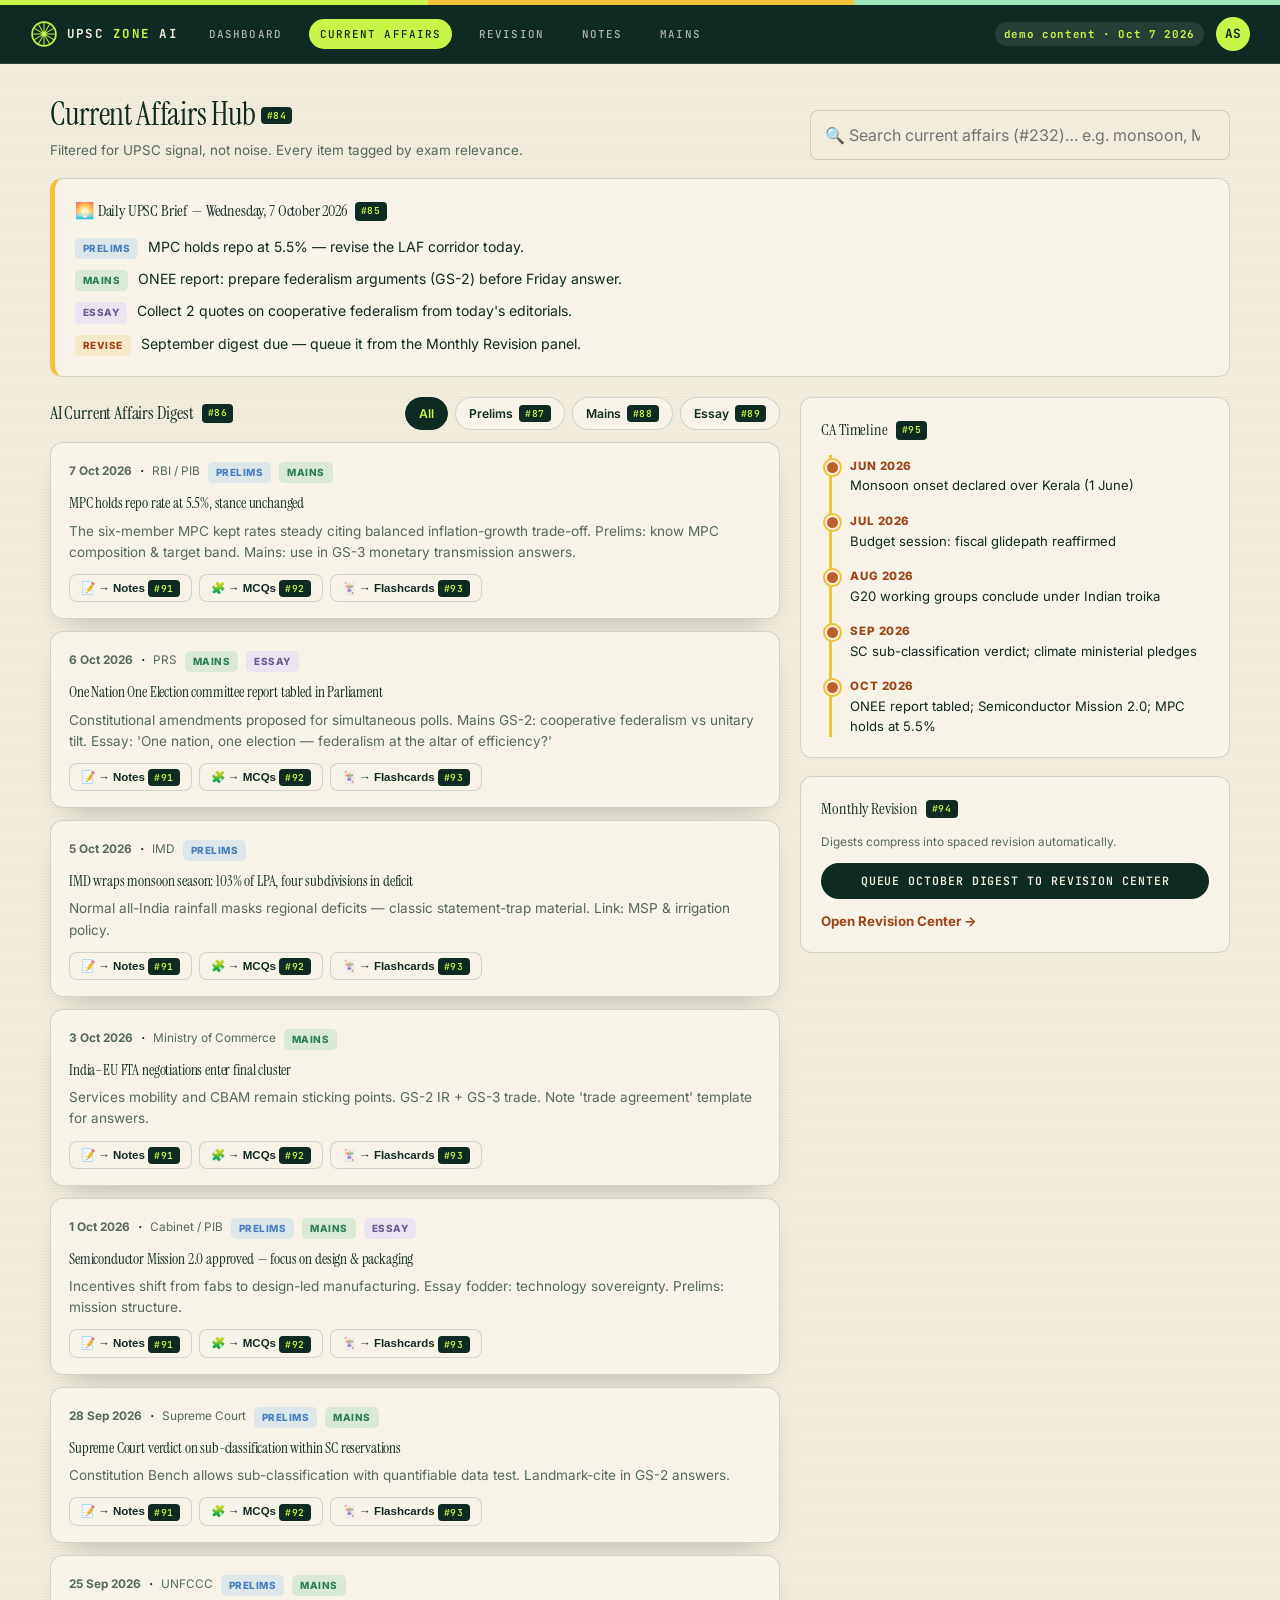
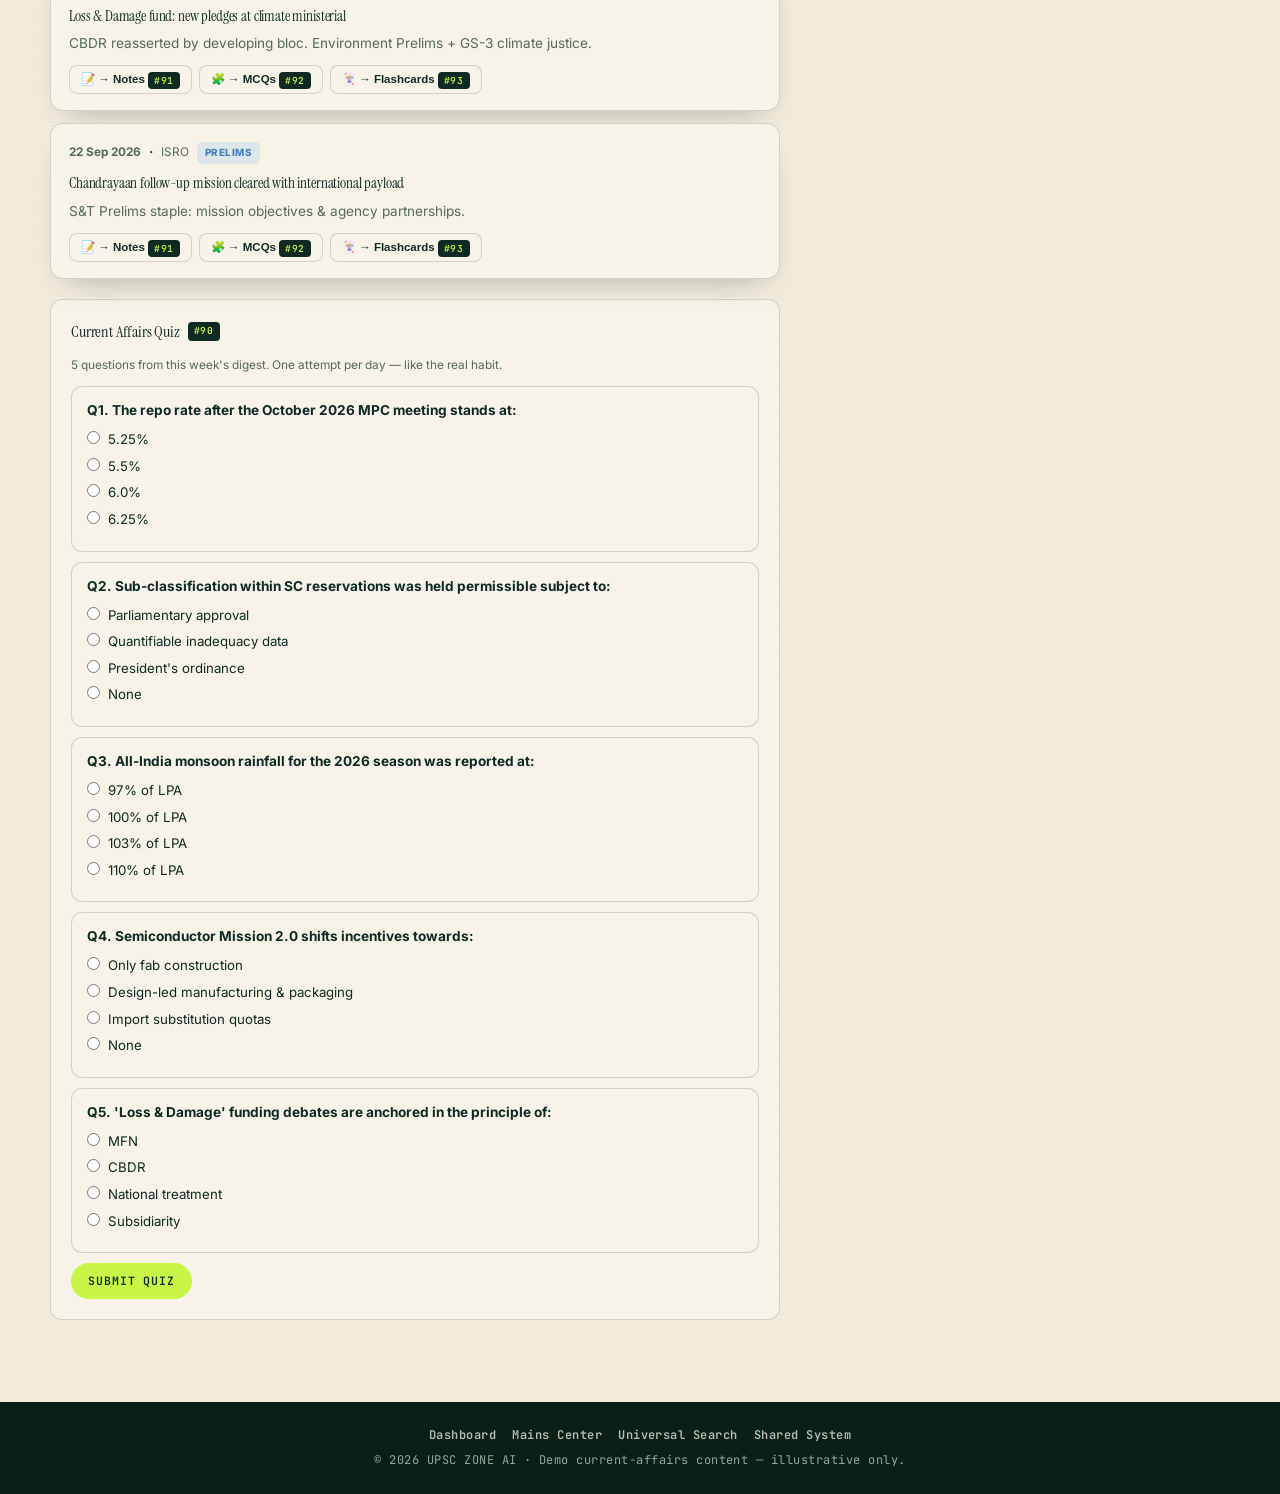
<file: current-affairs.html>
<!DOCTYPE html>
<html lang="en">
<head>
<meta charset="UTF-8"><meta name="viewport" content="width=device-width, initial-scale=1.0">
<meta name="description" content="Current Affairs Hub — daily brief, digest, relevance tags, timeline, quiz and CA transformations.">
<title>Current Affairs Hub — UPSC ZONE AI</title>
<link href="https://fonts.googleapis.com/css2?family=Fraunces:opsz,wght@9..144,500;9..144,600;9..144,700&family=Public+Sans:wght@400;500;600;700&display=swap" rel="stylesheet">
<link rel="stylesheet" href="current-affairs.css">
</head>
<body>
<a class="skip-link" href="#main">Skip to current affairs</a>
<div class="tricolor" aria-hidden="true"></div>
<header class="topbar">
  <a class="brand" href="index.html"><svg class="chakra" viewBox="0 0 40 40" aria-hidden="true"><circle cx="20" cy="20" r="17" fill="none" stroke="currentColor" stroke-width="2.4"/><circle cx="20" cy="20" r="3.2" fill="currentColor"/><g stroke="currentColor" stroke-width="1.4"><line x1="20" y1="4" x2="20" y2="36"/><line x1="20" y1="4" x2="20" y2="36" transform="rotate(30 20 20)"/><line x1="20" y1="4" x2="20" y2="36" transform="rotate(60 20 20)"/><line x1="20" y1="4" x2="20" y2="36" transform="rotate(90 20 20)"/><line x1="20" y1="4" x2="20" y2="36" transform="rotate(120 20 20)"/><line x1="20" y1="4" x2="20" y2="36" transform="rotate(150 20 20)"/></g></svg><span class="brand-txt">UPSC <strong>ZONE</strong> AI</span></a>
  <nav class="topnav"><a href="dashboard.html">Dashboard</a><a href="current-affairs.html" aria-current="page">Current Affairs</a><a href="revision.html">Revision</a><a href="notes.html">Notes</a><a href="mains.html">Mains</a></nav>
  <div class="top-actions"><span class="honest-chip">demo content · Oct 7 2026</span><a class="avatar" href="profile.html" aria-label="Profile">AS</a></div>
</header>

<main id="main" class="main">
  <div class="head-row">
    <div><h1>Current Affairs Hub <span class="fid">#84</span></h1>
      <p class="muted">Filtered for UPSC signal, not noise. Every item tagged by exam relevance.</p></div>
    <div class="search-box">
      <label class="sr-only" for="ca-search">Search current affairs</label>
      <input type="search" id="ca-search" placeholder="🔍 Search current affairs (#232)… e.g. monsoon, MPC">
    </div>
  </div>

  <!-- DAILY BRIEF #85 -->
  <section class="card brief-card" aria-labelledby="db-h">
    <h2 id="db-h">🌅 Daily UPSC Brief — Wednesday, 7 October 2026 <span class="fid">#85</span></h2>
    <div id="brief-out" aria-live="polite"></div>
  </section>

  <div class="ca-layout">
    <!-- DIGEST FEED #86 -->
    <section aria-labelledby="dg-h">
      <div class="row feed-head">
        <h2 id="dg-h" class="sec-h">AI Current Affairs Digest <span class="fid">#86</span></h2>
        <div class="rel-filters" role="group" aria-label="Relevance filters">
          <button class="rel-btn active" data-rel="" type="button">All</button>
          <button class="rel-btn" data-rel="pre" type="button">Prelims <span class="fid">#87</span></button>
          <button class="rel-btn" data-rel="mains" type="button">Mains <span class="fid">#88</span></button>
          <button class="rel-btn" data-rel="essay" type="button">Essay <span class="fid">#89</span></button>
        </div>
      </div>
      <div class="feed" id="feed" aria-live="polite"></div>

      <!-- QUIZ #90 -->
      <section class="card quiz-card" aria-labelledby="qz-h">
        <h2 id="qz-h">Current Affairs Quiz <span class="fid">#90</span></h2>
        <p class="muted small">5 questions from this week's digest. One attempt per day — like the real habit.</p>
        <div id="quiz-out" aria-live="polite"></div>
      </section>
    </section>

    <!-- SIDE -->
    <aside class="side-col">
      <section class="card" aria-labelledby="tl-h"><h2 id="tl-h">CA Timeline <span class="fid">#95</span></h2>
        <ol class="timeline" id="timeline"></ol></section>
      <section class="card" aria-labelledby="mr-h"><h2 id="mr-h">Monthly Revision <span class="fid">#94</span></h2>
        <p class="muted small">Digests compress into spaced revision automatically.</p>
        <button class="btn btn-dark btn-block" id="queue-month" type="button">Queue October digest to Revision Center</button>
        <a class="text-link" href="revision.html">Open Revision Center →</a></section>
    </aside>
  </div>
</main>
<footer class="foot"><nav><a href="dashboard.html">Dashboard</a><a href="mains.html">Mains Center</a><a href="search.html">Universal Search</a><a href="shared-system.html">Shared System</a></nav><p>© 2026 UPSC ZONE AI · Demo current-affairs content — illustrative only.</p></footer>
<div class="toast" id="toast" role="status" aria-live="polite" hidden></div>
<script src="current-affairs.js"></script>
</body>
</html>
</file>
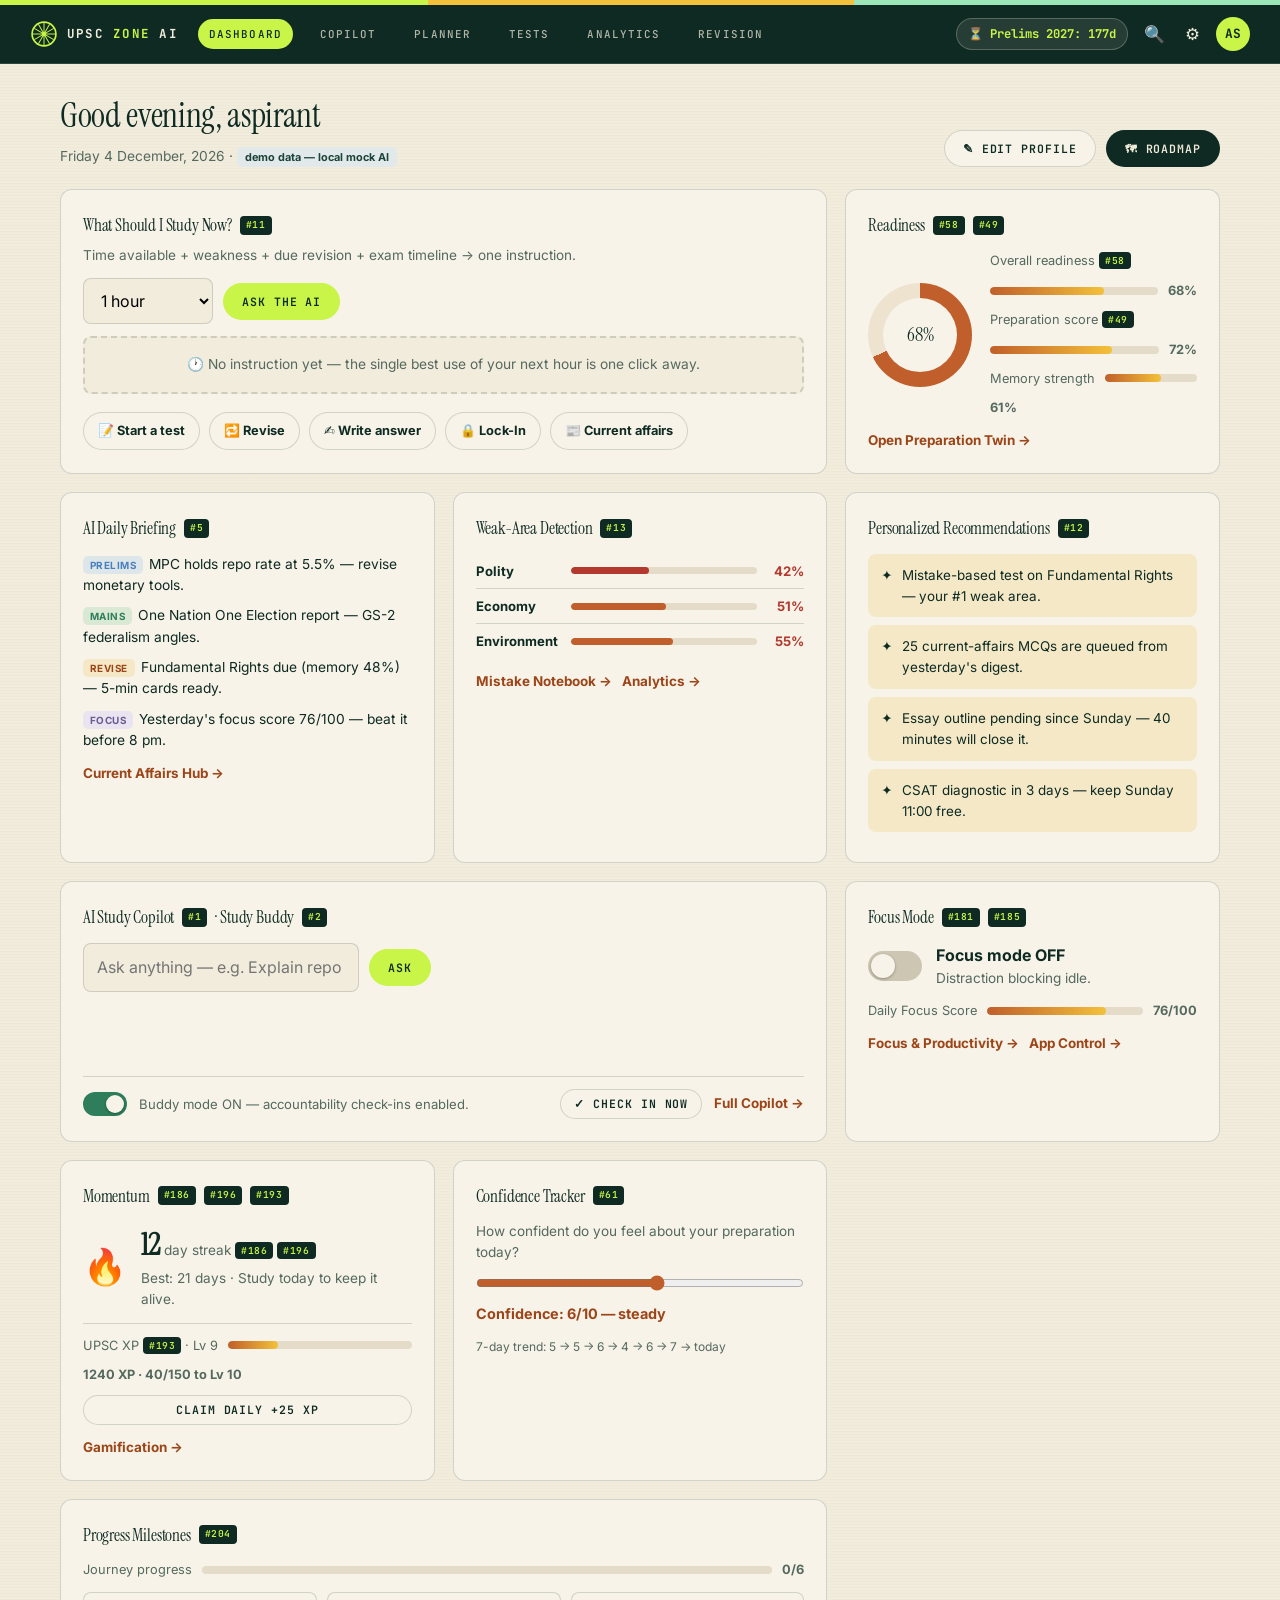
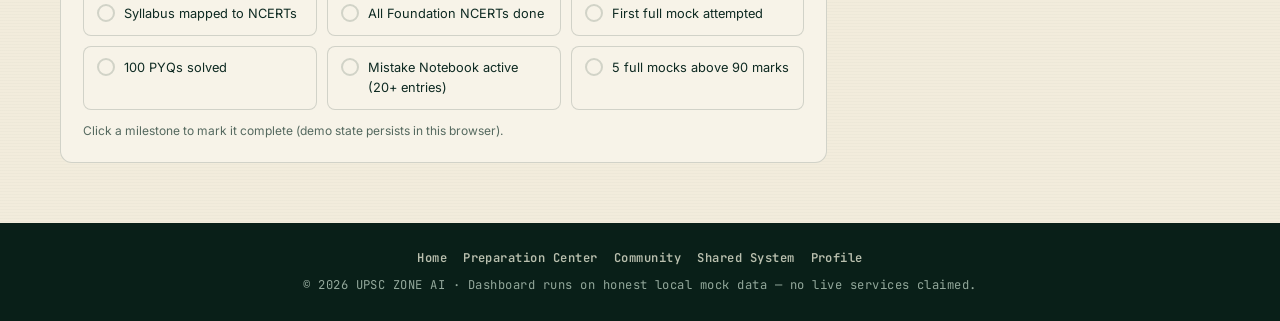
<file: dashboard.html>
<!DOCTYPE html>
<html lang="en">
<head>
<meta charset="UTF-8">
<meta name="viewport" content="width=device-width, initial-scale=1.0">
<meta name="description" content="UPSC ZONE AI Dashboard — your daily command center.">
<title>Dashboard — UPSC ZONE AI</title>
<link href="https://fonts.googleapis.com/css2?family=Fraunces:opsz,wght@9..144,500;9..144,600;9..144,700&family=Public+Sans:wght@400;500;600;700&display=swap" rel="stylesheet">
<link rel="stylesheet" href="dashboard.css">
</head>
<body>
<a class="skip-link" href="#main">Skip to dashboard</a>
<div class="tricolor" aria-hidden="true"></div>

<header class="topbar">
  <a class="brand" href="index.html">
    <svg class="chakra" viewBox="0 0 40 40" aria-hidden="true"><circle cx="20" cy="20" r="17" fill="none" stroke="currentColor" stroke-width="2.4"/><circle cx="20" cy="20" r="3.2" fill="currentColor"/><g stroke="currentColor" stroke-width="1.4"><line x1="20" y1="4" x2="20" y2="36"/><line x1="20" y1="4" x2="20" y2="36" transform="rotate(30 20 20)"/><line x1="20" y1="4" x2="20" y2="36" transform="rotate(60 20 20)"/><line x1="20" y1="4" x2="20" y2="36" transform="rotate(90 20 20)"/><line x1="20" y1="4" x2="20" y2="36" transform="rotate(120 20 20)"/><line x1="20" y1="4" x2="20" y2="36" transform="rotate(150 20 20)"/></g></svg>
    <span class="brand-txt">UPSC <strong>ZONE</strong> AI</span>
  </a>
  <nav class="topnav" aria-label="Primary">
    <a href="dashboard.html" aria-current="page">Dashboard</a>
    <a href="ai-copilot.html">Copilot</a>
    <a href="ai-planner.html">Planner</a>
    <a href="mock-tests.html">Tests</a>
    <a href="analytics.html">Analytics</a>
    <a href="revision.html">Revision</a>
  </nav>
  <div class="top-actions">
    <span class="count-chip" id="top-count" role="status">⏳ —</span>
    <a class="icon-link" href="search.html" aria-label="Universal search">🔍</a>
    <a class="icon-link" href="settings.html" aria-label="Settings">⚙️</a>
    <a class="avatar" href="profile.html" aria-label="Your profile">AS</a>
  </div>
</header>

<main id="main" class="dash">
  <section class="greet-row">
    <div>
      <h1 id="greet-h">Welcome back, aspirant</h1>
      <p class="greet-sub"><span id="today-date">—</span> · <span class="honest-chip">demo data — local mock AI</span></p>
    </div>
    <div class="greet-actions">
      <a class="btn btn-ghost" href="onboarding.html">✎ Edit profile</a>
      <a class="btn btn-dark" href="roadmap.html">🗺 Roadmap</a>
    </div>
  </section>

  <div class="grid">
    <!-- ===== WHAT SHOULD I STUDY NOW (#11) — hero ===== -->
    <section class="card span2 hero-wn" aria-labelledby="wn-h">
      <h2 id="wn-h">What Should I Study Now? <span class="fid">#11</span></h2>
      <p class="card-sub">Time available + weakness + due revision + exam timeline → one instruction.</p>
      <form id="wn-form" class="row">
        <label class="sr-only" for="wn-time">Time available</label>
        <select id="wn-time"><option value="30">30 minutes</option><option value="60" selected>1 hour</option><option value="120">2 hours</option><option value="180">3+ hours</option></select>
        <button class="btn btn-primary" type="submit">Ask the AI</button>
      </form>
      <div id="wn-out" class="ai-out" aria-live="polite"><div class="empty">🕐 No instruction yet — the single best use of your next hour is one click away.</div></div>
      <div class="quick-actions" aria-label="Quick actions">
        <a class="qa" href="mock-tests.html">📝 Start a test</a>
        <a class="qa" href="revision.html">🔁 Revise</a>
        <a class="qa" href="answer-writing.html">✍️ Write answer</a>
        <a class="qa" href="lock-in.html">🔒 Lock-In</a>
        <a class="qa" href="current-affairs.html">📰 Current affairs</a>
      </div>
    </section>

    <!-- ===== READINESS (#58) + PREP SCORE (#49) ===== -->
    <section class="card" aria-labelledby="rd-h">
      <h2 id="rd-h">Readiness <span class="fid">#58</span> <span class="fid">#49</span></h2>
      <div id="rd-out" class="ai-out" aria-live="polite"><div class="loading"><span class="spinner"></span> Analysing your preparation twin…</div></div>
      <a class="text-link" href="preparation-twin.html">Open Preparation Twin →</a>
    </section>

    <!-- ===== DAILY BRIEFING (#5) ===== -->
    <section class="card" aria-labelledby="bf-h">
      <h2 id="bf-h">AI Daily Briefing <span class="fid">#5</span></h2>
      <div id="bf-out" class="ai-out" aria-live="polite"><div class="loading"><span class="spinner"></span> Compiling today's brief…</div></div>
      <a class="text-link" href="current-affairs.html">Current Affairs Hub →</a>
    </section>

    <!-- ===== WEAK AREAS (#13) ===== -->
    <section class="card" aria-labelledby="wk-h">
      <h2 id="wk-h">Weak-Area Detection <span class="fid">#13</span></h2>
      <div id="wk-out" class="ai-out" aria-live="polite"><div class="loading"><span class="spinner"></span> Scanning mistakes…</div></div>
      <div class="row"><a class="text-link" href="mistake-notebook.html">Mistake Notebook →</a><a class="text-link" href="analytics.html">Analytics →</a></div>
    </section>

    <!-- ===== RECOMMENDATIONS (#12) ===== -->
    <section class="card" aria-labelledby="rc-h">
      <h2 id="rc-h">Personalized Recommendations <span class="fid">#12</span></h2>
      <div id="rc-out" class="ai-out" aria-live="polite"><div class="loading"><span class="spinner"></span> Deriving today's picks…</div></div>
    </section>

    <!-- ===== COPILOT MINI (#1) + BUDDY (#2) ===== -->
    <section class="card span2" aria-labelledby="cp-h">
      <h2 id="cp-h">AI Study Copilot <span class="fid">#1</span> · Study Buddy <span class="fid">#2</span></h2>
      <form id="cp-form" class="row">
        <label class="sr-only" for="cp-q">Quick question for the copilot</label>
        <input type="text" id="cp-q" placeholder="Ask anything — e.g. Explain repo rate, plan my evening…" autocomplete="off">
        <button class="btn btn-primary" type="submit">Ask</button>
      </form>
      <p class="cp-err field-err" id="cp-err" hidden></p>
      <div id="cp-out" class="ai-out" aria-live="polite"></div>
      <div class="buddy-row">
        <label class="switch"><input type="checkbox" id="buddy-toggle" checked><span class="slider-ui" aria-hidden="true"></span><span class="sr-only">Study Buddy mode</span></label>
        <span id="buddy-status" class="buddy-status">Buddy mode ON — accountability check-ins enabled.</span>
        <button class="btn btn-ghost btn-sm" id="buddy-checkin" type="button">✓ Check in now</button>
        <a class="text-link" href="ai-copilot.html">Full Copilot →</a>
      </div>
    </section>

    <!-- ===== FOCUS (#181 #185) ===== -->
    <section class="card" aria-labelledby="fc-h">
      <h2 id="fc-h">Focus Mode <span class="fid">#181</span> <span class="fid">#185</span></h2>
      <div class="focus-row">
        <label class="switch big"><input type="checkbox" id="focus-toggle"><span class="slider-ui" aria-hidden="true"></span><span class="sr-only">Toggle focus mode</span></label>
        <div><strong id="focus-state">Focus mode OFF</strong><p class="muted" id="focus-note">Distraction blocking idle.</p></div>
      </div>
      <div class="meter-row"><span>Daily Focus Score</span><span class="meter"><span id="focus-fill" style="width:0%"></span></span><strong id="focus-score">—</strong></div>
      <div class="row"><a class="text-link" href="focus.html">Focus &amp; Productivity →</a><a class="text-link" href="app-control.html">App Control →</a></div>
    </section>

    <!-- ===== STREAK + XP (#186 #196 #193) ===== -->
    <section class="card" aria-labelledby="st-h">
      <h2 id="st-h">Momentum <span class="fid">#186</span> <span class="fid">#196</span> <span class="fid">#193</span></h2>
      <div class="streak-row">
        <div class="streak-flame" aria-hidden="true">🔥</div>
        <div><strong class="big" id="streak-days">12</strong> <span class="muted">day streak</span> <span class="fid">#186</span> <span class="fid">#196</span><p class="muted">Best: 21 days · Study today to keep it alive.</p></div>
      </div>
      <div class="xp-block">
        <div class="meter-row"><span>UPSC XP <span class="fid">#193</span> · Lv 9</span><span class="meter"><span id="xp-fill" style="width:0%"></span></span><strong id="xp-num">—</strong></div>
        <button class="btn btn-ghost btn-sm" id="xp-claim" type="button">Claim daily +25 XP</button>
      </div>
      <a class="text-link" href="gamification.html">Gamification →</a>
    </section>

    <!-- ===== CONFIDENCE (#61) ===== -->
    <section class="card" aria-labelledby="cf-h">
      <h2 id="cf-h">Confidence Tracker <span class="fid">#61</span></h2>
      <label for="conf-slider" class="muted">How confident do you feel about your preparation today?</label>
      <input type="range" id="conf-slider" min="1" max="10" value="6" aria-describedby="conf-label">
      <p class="conf-label" id="conf-label" aria-live="polite">Confidence: 6/10</p>
      <p class="muted small" id="conf-trend">7-day trend: 5 → 5 → 6 → 4 → 6 → 7 → today</p>
    </section>

    <!-- ===== MILESTONES (#204) ===== -->
    <section class="card span2" aria-labelledby="ms-h">
      <h2 id="ms-h">Progress Milestones <span class="fid">#204</span></h2>
      <div class="meter-row"><span>Journey progress</span><span class="meter wide"><span id="ms-fill" style="width:0%"></span></span><strong id="ms-pct">—</strong></div>
      <ul class="milestones" id="ms-list"></ul>
      <p class="muted small">Click a milestone to mark it complete (demo state persists in this browser).</p>
    </section>
  </div>
</main>

<footer class="foot">
  <nav aria-label="Footer"><a href="index.html">Home</a><a href="preparation.html">Preparation Center</a><a href="community.html">Community</a><a href="shared-system.html">Shared System</a><a href="profile.html">Profile</a></nav>
  <p>© 2026 UPSC ZONE AI · Dashboard runs on honest local mock data — no live services claimed.</p>
</footer>
<div class="toast" id="toast" role="status" aria-live="polite" hidden></div>
<script src="dashboard.js"></script>
</body>
</html>
</file>
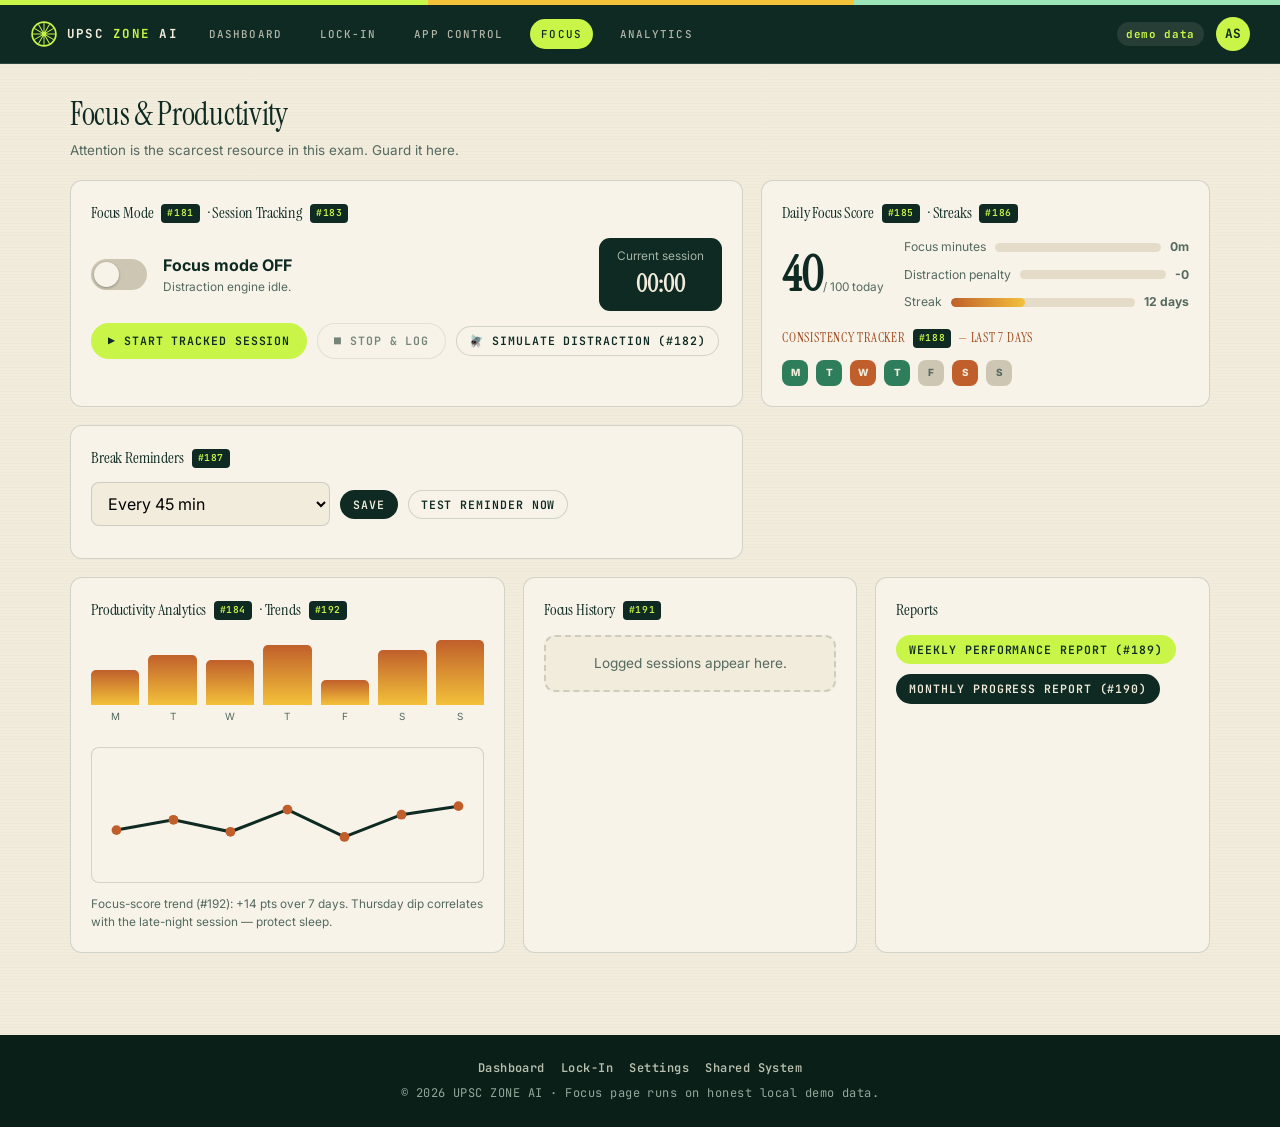
<file: focus.html>
<!DOCTYPE html>
<html lang="en">
<head>
<meta charset="UTF-8"><meta name="viewport" content="width=device-width, initial-scale=1.0">
<meta name="description" content="Focus & Productivity — focus mode, distraction detection, sessions, streaks and reports.">
<title>Focus & Productivity — UPSC ZONE AI</title>
<link href="https://fonts.googleapis.com/css2?family=Fraunces:opsz,wght@9..144,500;9..144,600;9..144,700&family=Public+Sans:wght@400;500;600;700&display=swap" rel="stylesheet">
<link rel="stylesheet" href="focus.css">
</head>
<body>
<a class="skip-link" href="#main">Skip to focus</a>
<div class="tricolor" aria-hidden="true"></div>
<header class="topbar">
  <a class="brand" href="index.html"><svg class="chakra" viewBox="0 0 40 40" aria-hidden="true"><circle cx="20" cy="20" r="17" fill="none" stroke="currentColor" stroke-width="2.4"/><circle cx="20" cy="20" r="3.2" fill="currentColor"/><g stroke="currentColor" stroke-width="1.4"><line x1="20" y1="4" x2="20" y2="36"/><line x1="20" y1="4" x2="20" y2="36" transform="rotate(30 20 20)"/><line x1="20" y1="4" x2="20" y2="36" transform="rotate(60 20 20)"/><line x1="20" y1="4" x2="20" y2="36" transform="rotate(90 20 20)"/><line x1="20" y1="4" x2="20" y2="36" transform="rotate(120 20 20)"/><line x1="20" y1="4" x2="20" y2="36" transform="rotate(150 20 20)"/></g></svg><span class="brand-txt">UPSC <strong>ZONE</strong> AI</span></a>
  <nav class="topnav"><a href="dashboard.html">Dashboard</a><a href="lock-in.html">Lock-In</a><a href="app-control.html">App Control</a><a href="focus.html" aria-current="page">Focus</a><a href="analytics.html">Analytics</a></nav>
  <div class="top-actions"><span class="honest-chip">demo data</span><a class="avatar" href="profile.html" aria-label="Profile">AS</a></div>
</header>

<main id="main" class="main">
  <h1>Focus &amp; Productivity</h1>
  <p class="muted" style="margin-bottom:20px">Attention is the scarcest resource in this exam. Guard it here.</p>

  <div class="f-grid">
    <!-- FOCUS MODE + SESSION -->
    <section class="card hero-card" aria-labelledby="fm-h">
      <h2 id="fm-h">Focus Mode <span class="fid">#181</span> · Session Tracking <span class="fid">#183</span></h2>
      <div class="focus-row">
        <label class="switch big"><input type="checkbox" id="focus-toggle"><span class="slider-ui"></span><span class="sr-only">Focus mode</span></label>
        <div><strong id="focus-state">Focus mode OFF</strong><p class="muted small" id="focus-note">Distraction engine idle.</p></div>
        <div class="timer-box" role="timer" aria-live="off"><span class="muted small">Current session</span><strong id="sess-timer">00:00</strong></div>
      </div>
      <div class="row">
        <button class="btn btn-primary" id="sess-start" type="button">▶ Start tracked session</button>
        <button class="btn btn-ghost" id="sess-stop" type="button" disabled>■ Stop &amp; log</button>
        <button class="btn btn-ghost btn-sm" id="distract-btn" type="button">🪰 Simulate distraction (#182)</button>
      </div>
      <p class="muted small" id="distr-log"></p>
    </section>

    <!-- SCORES -->
    <section class="card" aria-labelledby="sc-h">
      <h2 id="sc-h">Daily Focus Score <span class="fid">#185</span> · Streaks <span class="fid">#186</span></h2>
      <div class="score-flex">
        <div class="big-score"><strong id="fs-val">—</strong><span class="muted small">/ 100 today</span></div>
        <div class="meter-col">
          <div class="meter-row"><span>Focus minutes</span><span class="meter"><span id="m-mins" style="width:0%"></span></span><strong id="v-mins">—</strong></div>
          <div class="meter-row"><span>Distraction penalty</span><span class="meter"><span id="m-dp" style="width:0%;background:var(--red)"></span></span><strong id="v-dp">—</strong></div>
          <div class="meter-row"><span>Streak</span><span class="meter"><span id="m-st" style="width:0%"></span></span><strong id="v-st">—</strong></div>
        </div>
      </div>
      <h3 class="mini-h">Consistency Tracker <span class="fid">#188</span> — last 7 days</h3>
      <div class="dots" id="dots" role="img" aria-label="Consistency dots for last seven days"></div>
    </section>

    <!-- BREAK REMINDERS -->
    <section class="card" aria-labelledby="br-h">
      <h2 id="br-h">Break Reminders <span class="fid">#187</span></h2>
      <div class="row">
        <label class="sr-only" for="br-every">Reminder interval</label>
        <select id="br-every"><option value="25">Every 25 min (Pomodoro)</option><option value="45" selected>Every 45 min</option><option value="60">Every 60 min</option></select>
        <button class="btn btn-dark btn-sm" id="br-save" type="button">Save</button>
        <button class="btn btn-ghost btn-sm" id="br-test" type="button">Test reminder now</button>
      </div>
      <div id="br-out" aria-live="polite"></div>
    </section>
  </div>

  <div class="f-grid2">
    <!-- ANALYTICS + TRENDS -->
    <section class="card" aria-labelledby="pa-h">
      <h2 id="pa-h">Productivity Analytics <span class="fid">#184</span> · Trends <span class="fid">#192</span></h2>
      <div class="hours-bars" id="hours-bars"></div>
      <svg id="trend-svg" viewBox="0 0 320 110" role="img" aria-label="Focus-score trend, last seven days"></svg>
      <p class="muted small" id="trend-note"></p>
    </section>

    <!-- HISTORY -->
    <section class="card" aria-labelledby="fh-h">
      <h2 id="fh-h">Focus History <span class="fid">#191</span></h2>
      <div id="hist-out"><div class="empty">Logged sessions appear here.</div></div>
    </section>

    <!-- REPORTS -->
    <section class="card" aria-labelledby="rp-h">
      <h2 id="rp-h">Reports</h2>
      <div class="row">
        <button class="btn btn-primary btn-sm" id="wk-btn" type="button">Weekly Performance Report (#189)</button>
        <button class="btn btn-dark btn-sm" id="mo-btn" type="button">Monthly Progress Report (#190)</button>
      </div>
      <div id="rep-out" aria-live="polite"></div>
    </section>
  </div>
</main>
<footer class="foot"><nav><a href="dashboard.html">Dashboard</a><a href="lock-in.html">Lock-In</a><a href="settings.html">Settings</a><a href="shared-system.html">Shared System</a></nav><p>© 2026 UPSC ZONE AI · Focus page runs on honest local demo data.</p></footer>
<div class="toast" id="toast" role="status" aria-live="polite" hidden></div>
<script src="focus.js"></script>
</body>
</html>
</file>
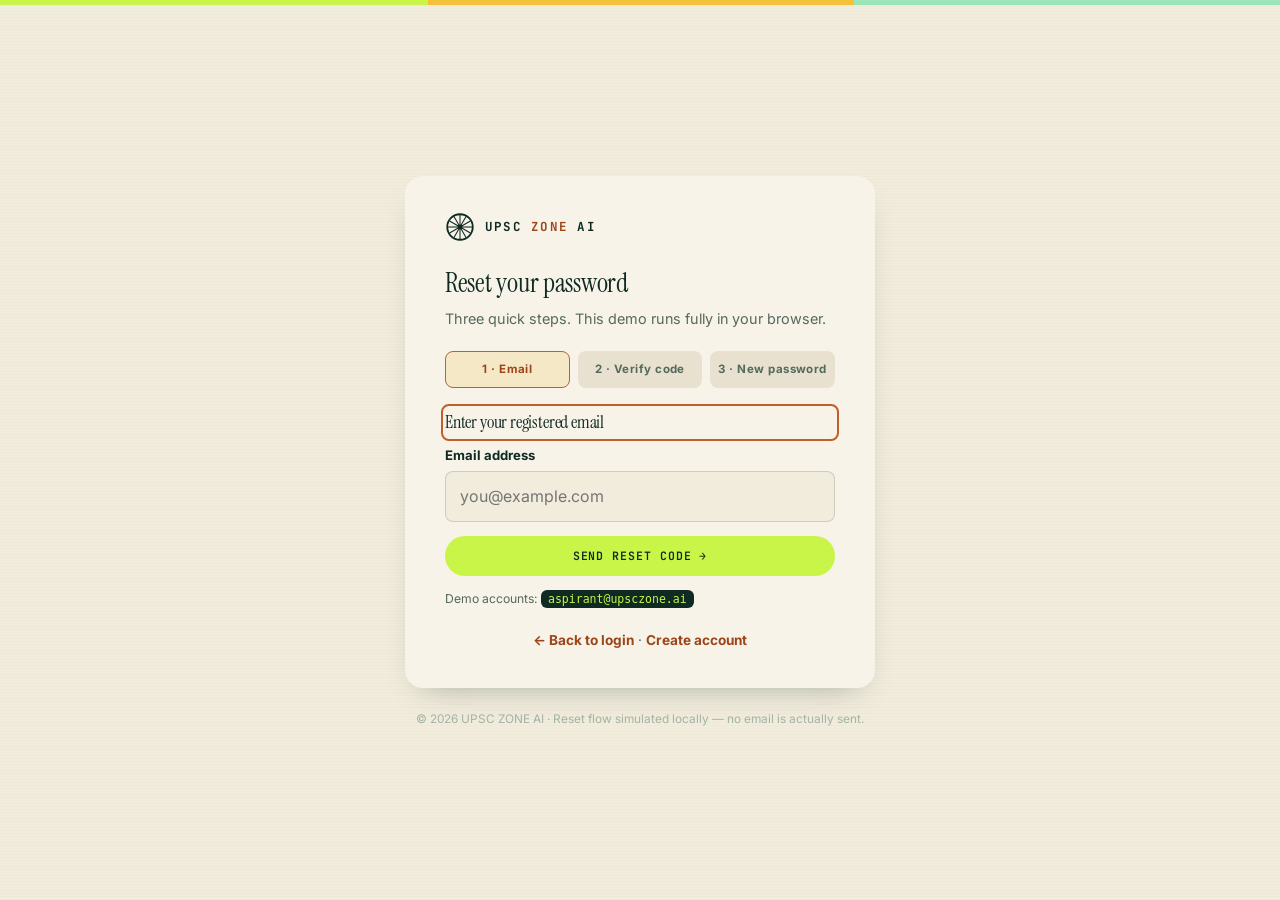
<file: forgot-password.html>
<!DOCTYPE html>
<html lang="en">
<head>
<meta charset="UTF-8">
<meta name="viewport" content="width=device-width, initial-scale=1.0">
<meta name="description" content="Reset your UPSC ZONE AI password.">
<title>Reset password — UPSC ZONE AI</title>
<link href="https://fonts.googleapis.com/css2?family=Fraunces:opsz,wght@9..144,500;9..144,600;9..144,700&family=Public+Sans:wght@400;500;600;700&display=swap" rel="stylesheet">
<link rel="stylesheet" href="forgot-password.css">
</head>
<body>
<a class="skip-link" href="#main">Skip to content</a>
<div class="tricolor" aria-hidden="true"></div>

<main id="main" class="fp-shell">
  <div class="fp-card">
    <a class="brand" href="index.html">
      <svg class="chakra" viewBox="0 0 40 40" aria-hidden="true"><circle cx="20" cy="20" r="17" fill="none" stroke="currentColor" stroke-width="2.4"/><circle cx="20" cy="20" r="3.2" fill="currentColor"/><g stroke="currentColor" stroke-width="1.4"><line x1="20" y1="4" x2="20" y2="36"/><line x1="20" y1="4" x2="20" y2="36" transform="rotate(30 20 20)"/><line x1="20" y1="4" x2="20" y2="36" transform="rotate(60 20 20)"/><line x1="20" y1="4" x2="20" y2="36" transform="rotate(90 20 20)"/><line x1="20" y1="4" x2="20" y2="36" transform="rotate(120 20 20)"/><line x1="20" y1="4" x2="20" y2="36" transform="rotate(150 20 20)"/></g></svg>
      <span class="brand-txt">UPSC <strong>ZONE</strong> AI</span>
    </a>

    <h1 id="fp-title">Reset your password</h1>
    <p class="fp-sub">Three quick steps. This demo runs fully in your browser.</p>

    <ol class="steps-ind" id="steps-ind" aria-label="Reset progress">
      <li class="cur" data-ind="1">1 · Email</li>
      <li data-ind="2">2 · Verify code</li>
      <li data-ind="3">3 · New password</li>
    </ol>

    <div id="banner" class="banner" role="alert" hidden></div>

    <!-- STEP 1 -->
    <section class="step-panel" data-step="1" aria-labelledby="h-step1">
      <h2 id="h-step1" class="panel-h" tabindex="-1">Enter your registered email</h2>
      <form id="form-email" novalidate>
        <div class="field">
          <label for="email">Email address</label>
          <input type="email" id="email" autocomplete="email" required placeholder="you@example.com" aria-describedby="email-err">
          <p class="field-err" id="email-err" hidden></p>
        </div>
        <button class="btn btn-primary btn-block" id="btn-send" type="submit">Send reset code →</button>
      </form>
      <p class="hint">Demo accounts: <code id="known-emails">loading…</code></p>
    </section>

    <!-- STEP 2 -->
    <section class="step-panel" data-step="2" aria-labelledby="h-step2" hidden>
      <h2 id="h-step2" class="panel-h" tabindex="-1">Enter the 6-digit code</h2>
      <p class="panel-sub">Sent to <strong id="echo-email">—</strong>.</p>
      <form id="form-code" novalidate>
        <div class="field">
          <label for="code">Reset code</label>
          <input type="text" id="code" inputmode="numeric" maxlength="6" pattern="[0-9]*" autocomplete="one-time-code" required placeholder="••••••" aria-describedby="code-err">
          <p class="field-err" id="code-err" hidden></p>
        </div>
        <div class="btn-row">
          <button class="btn btn-primary" id="btn-verify" type="submit">Verify code</button>
          <button class="btn btn-ghost" id="btn-resend" type="button">Resend code</button>
        </div>
      </form>
    </section>

    <!-- STEP 3 -->
    <section class="step-panel" data-step="3" aria-labelledby="h-step3" hidden>
      <h2 id="h-step3" class="panel-h" tabindex="-1">Choose a new password</h2>
      <form id="form-new" novalidate>
        <div class="field">
          <label for="newpass">New password</label>
          <input type="password" id="newpass" autocomplete="new-password" required minlength="8" aria-describedby="new-err">
          <div class="strength"><span id="strength-bar"></span></div>
          <p class="strength-label" id="strength-label" aria-live="polite">Minimum 8 characters</p>
          <p class="field-err" id="new-err" hidden></p>
        </div>
        <div class="field">
          <label for="newconfirm">Confirm new password</label>
          <input type="password" id="newconfirm" autocomplete="new-password" required aria-describedby="newc-err">
          <p class="field-err" id="newc-err" hidden></p>
        </div>
        <button class="btn btn-primary btn-block" id="btn-set" type="submit">Set new password</button>
      </form>
    </section>

    <!-- DONE -->
    <section class="step-panel done-panel" data-step="4" hidden>
      <div class="check-ring" aria-hidden="true">✓</div>
      <h2 class="panel-h" tabindex="-1" id="h-done">Password reset complete</h2>
      <p class="panel-sub">Use your new password to sign in. <span class="micro">(Demo: the stored password was updated locally.)</span></p>
      <a class="btn btn-primary btn-block" href="login.html">Go to Login →</a>
    </section>

    <p class="alt"><a href="login.html">← Back to login</a> · <a href="signup.html">Create account</a></p>
  </div>
  <footer class="fp-foot">
    <p>© 2026 UPSC ZONE AI · Reset flow simulated locally — no email is actually sent.</p>
  </footer>
</main>
<script src="forgot-password.js"></script>
</body>
</html>
</file>
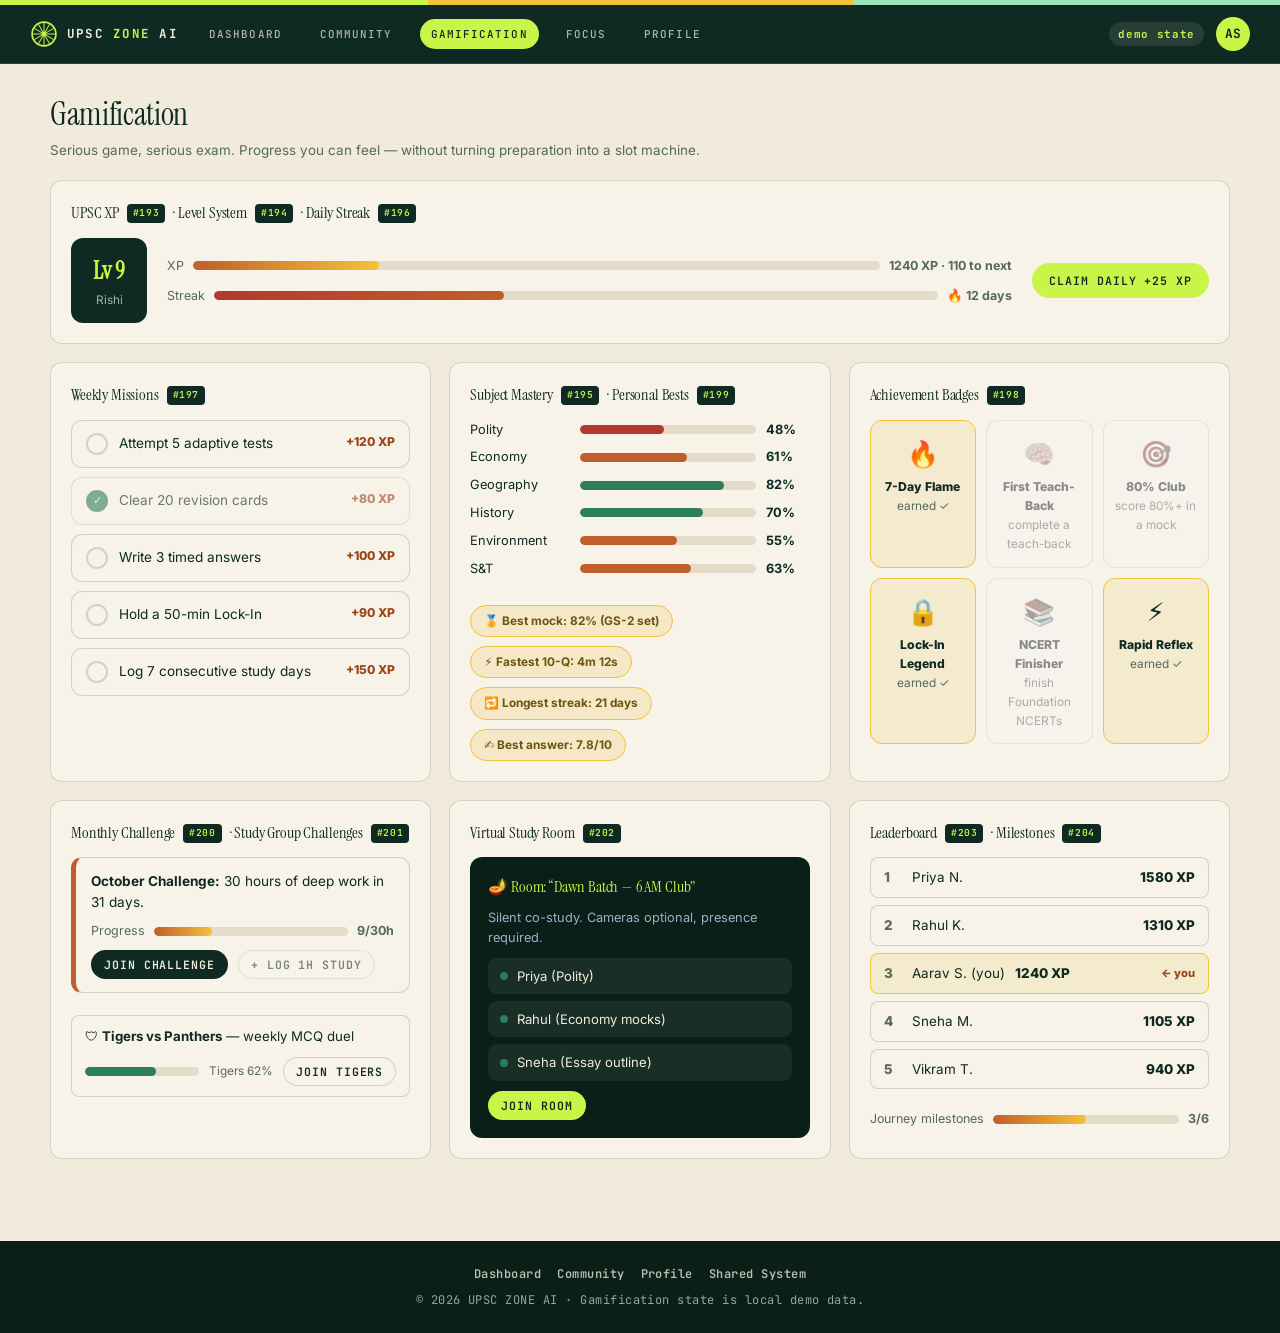
<file: gamification.html>
<!DOCTYPE html>
<html lang="en">
<head>
<meta charset="UTF-8"><meta name="viewport" content="width=device-width, initial-scale=1.0">
<meta name="description" content="Gamification — XP, levels, mastery, missions, badges, challenges, study room and leaderboard.">
<title>Gamification — UPSC ZONE AI</title>
<link href="https://fonts.googleapis.com/css2?family=Fraunces:opsz,wght@9..144,500;9..144,600;9..144,700&family=Public+Sans:wght@400;500;600;700&display=swap" rel="stylesheet">
<link rel="stylesheet" href="gamification.css">
</head>
<body>
<a class="skip-link" href="#main">Skip to gamification</a>
<div class="tricolor" aria-hidden="true"></div>
<header class="topbar">
  <a class="brand" href="index.html"><svg class="chakra" viewBox="0 0 40 40" aria-hidden="true"><circle cx="20" cy="20" r="17" fill="none" stroke="currentColor" stroke-width="2.4"/><circle cx="20" cy="20" r="3.2" fill="currentColor"/><g stroke="currentColor" stroke-width="1.4"><line x1="20" y1="4" x2="20" y2="36"/><line x1="20" y1="4" x2="20" y2="36" transform="rotate(30 20 20)"/><line x1="20" y1="4" x2="20" y2="36" transform="rotate(60 20 20)"/><line x1="20" y1="4" x2="20" y2="36" transform="rotate(90 20 20)"/><line x1="20" y1="4" x2="20" y2="36" transform="rotate(120 20 20)"/><line x1="20" y1="4" x2="20" y2="36" transform="rotate(150 20 20)"/></g></svg><span class="brand-txt">UPSC <strong>ZONE</strong> AI</span></a>
  <nav class="topnav"><a href="dashboard.html">Dashboard</a><a href="community.html">Community</a><a href="gamification.html" aria-current="page">Gamification</a><a href="focus.html">Focus</a><a href="profile.html">Profile</a></nav>
  <div class="top-actions"><span class="honest-chip">demo state</span><a class="avatar" href="profile.html" aria-label="Profile">AS</a></div>
</header>

<main id="main" class="main">
  <h1>Gamification</h1>
  <p class="muted" style="margin-bottom:20px">Serious game, serious exam. Progress you can feel — without turning preparation into a slot machine.</p>

  <!-- XP + LEVEL -->
  <section class="card xp-card" aria-labelledby="xp-h">
    <h2 id="xp-h">UPSC XP <span class="fid">#193</span> · Level System <span class="fid">#194</span> · Daily Streak <span class="fid">#196</span></h2>
    <div class="xp-flex">
      <div class="lvl-badge"><strong id="lvl-num">Lv —</strong><span class="muted small" id="lvl-name"></span></div>
      <div class="xp-col">
        <div class="meter-row"><span>XP</span><span class="meter wide"><span id="xp-fill" style="width:0%"></span></span><strong id="xp-txt">—</strong></div>
        <div class="meter-row"><span>Streak</span><span class="meter"><span id="st-fill" style="width:0%;background:linear-gradient(90deg,var(--red),var(--saffron))"></span></span><strong id="st-txt">🔥 —</strong></div>
      </div>
      <button class="btn btn-primary" id="claim-btn" type="button">Claim daily +25 XP</button>
    </div>
  </section>

  <div class="g-grid">
    <!-- MISSIONS -->
    <section class="card" aria-labelledby="ms-h">
      <h2 id="ms-h">Weekly Missions <span class="fid">#197</span></h2>
      <div id="mission-out" aria-live="polite"></div>
    </section>

    <!-- MASTERY + BESTS -->
    <section class="card" aria-labelledby="ma-h">
      <h2 id="ma-h">Subject Mastery <span class="fid">#195</span> · Personal Bests <span class="fid">#199</span></h2>
      <div id="mastery-out"></div>
      <div class="bests" id="bests-out"></div>
    </section>

    <!-- BADGES -->
    <section class="card" aria-labelledby="bg-h">
      <h2 id="bg-h">Achievement Badges <span class="fid">#198</span></h2>
      <div class="badge-grid" id="badge-out"></div>
    </section>

    <!-- CHALLENGES -->
    <section class="card" aria-labelledby="ch-h">
      <h2 id="ch-h">Monthly Challenge <span class="fid">#200</span> · Study Group Challenges <span class="fid">#201</span></h2>
      <div id="chal-out"></div>
      <div id="grp-out"></div>
    </section>

    <!-- STUDY ROOM -->
    <section class="card" aria-labelledby="rm-h">
      <h2 id="rm-h">Virtual Study Room <span class="fid">#202</span></h2>
      <div id="room-out"></div>
    </section>

    <!-- LEADERBOARD + MILESTONES -->
    <section class="card" aria-labelledby="lb-h">
      <h2 id="lb-h">Leaderboard <span class="fid">#203</span> · Milestones <span class="fid">#204</span></h2>
      <ol class="board" id="board-out"></ol>
      <div class="meter-row" style="margin-top:8px"><span>Journey milestones</span><span class="meter wide"><span id="ms-fill" style="width:0%"></span></span><strong id="ms-txt">—</strong></div>
    </section>
  </div>
</main>
<footer class="foot"><nav><a href="dashboard.html">Dashboard</a><a href="community.html">Community</a><a href="profile.html">Profile</a><a href="shared-system.html">Shared System</a></nav><p>© 2026 UPSC ZONE AI · Gamification state is local demo data.</p></footer>
<div class="toast" id="toast" role="status" aria-live="polite" hidden></div>
<script src="gamification.js"></script>
</body>
</html>
</file>
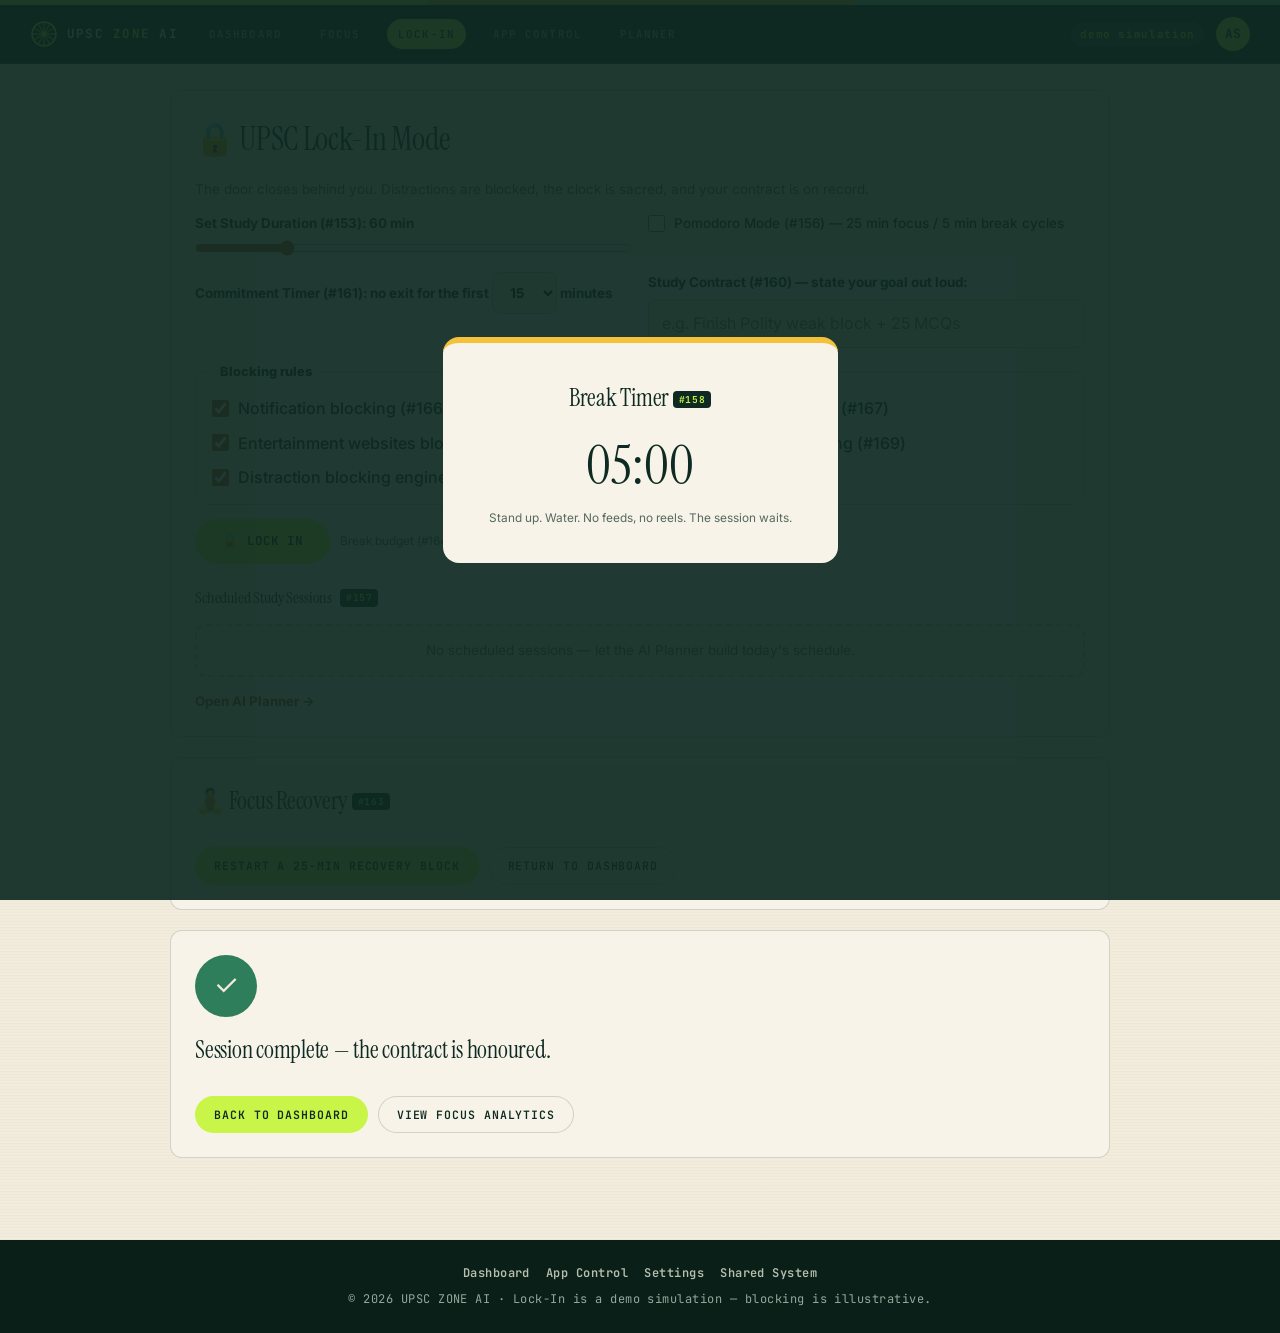
<file: lock-in.html>
<!DOCTYPE html>
<html lang="en">
<head>
<meta charset="UTF-8"><meta name="viewport" content="width=device-width, initial-scale=1.0">
<meta name="description" content="UPSC Lock-In Mode — locked sessions, focus timer, Pomodoro, contract, break budget and blocking.">
<title>UPSC Lock-In Mode — UPSC ZONE AI</title>
<link href="https://fonts.googleapis.com/css2?family=Fraunces:opsz,wght@9..144,500;9..144,600;9..144,700&family=Public+Sans:wght@400;500;600;700&display=swap" rel="stylesheet">
<link rel="stylesheet" href="lock-in.css">
</head>
<body>
<a class="skip-link" href="#main">Skip to Lock-In</a>
<div class="tricolor" aria-hidden="true"></div>
<header class="topbar">
  <a class="brand" href="index.html"><svg class="chakra" viewBox="0 0 40 40" aria-hidden="true"><circle cx="20" cy="20" r="17" fill="none" stroke="currentColor" stroke-width="2.4"/><circle cx="20" cy="20" r="3.2" fill="currentColor"/><g stroke="currentColor" stroke-width="1.4"><line x1="20" y1="4" x2="20" y2="36"/><line x1="20" y1="4" x2="20" y2="36" transform="rotate(30 20 20)"/><line x1="20" y1="4" x2="20" y2="36" transform="rotate(60 20 20)"/><line x1="20" y1="4" x2="20" y2="36" transform="rotate(90 20 20)"/><line x1="20" y1="4" x2="20" y2="36" transform="rotate(120 20 20)"/><line x1="20" y1="4" x2="20" y2="36" transform="rotate(150 20 20)"/></g></svg><span class="brand-txt">UPSC <strong>ZONE</strong> AI</span></a>
  <nav class="topnav"><a href="dashboard.html">Dashboard</a><a href="focus.html">Focus</a><a href="lock-in.html" aria-current="page">Lock-In</a><a href="app-control.html">App Control</a><a href="ai-planner.html">Planner</a></nav>
  <div class="top-actions"><span class="honest-chip">demo simulation</span><a class="avatar" href="profile.html" aria-label="Profile">AS</a></div>
</header>

<main id="main" class="main">
  <!-- SETUP -->
  <section class="card setup" id="setup" aria-labelledby="st-h">
    <h1 id="st-h">🔒 UPSC Lock-In Mode</h1>
    <p class="muted">The door closes behind you. Distractions are blocked, the clock is sacred, and your contract is on record.</p>

    <div class="setup-grid">
      <div class="field"><label for="li-mins">Set Study Duration (#153): <output id="mins-out">60</output> min</label>
        <input type="range" id="li-mins" min="15" max="240" step="15" value="60"></div>
      <div class="field"><label class="check"><input type="checkbox" id="li-pomo"> Pomodoro Mode (#156) — 25 min focus / 5 min break cycles</label></div>
      <div class="field"><label for="li-commit">Commitment Timer (#161): no exit for the first
        <select id="li-commit" style="width:auto"><option value="10">10</option><option value="15" selected>15</option><option value="20">20</option></select> minutes</label></div>
      <div class="field"><label for="li-goal">Study Contract (#160) — state your goal out loud:</label>
        <input type="text" id="li-goal" placeholder="e.g. Finish Polity weak block + 25 MCQs"></div>
    </div>

    <fieldset class="block-set"><legend>Blocking rules</legend>
      <label class="check"><input type="checkbox" id="bk-notif" checked> Notification blocking (#166)</label>
      <label class="check"><input type="checkbox" id="bk-social" checked> Social media blocking (#167)</label>
      <label class="check"><input type="checkbox" id="bk-ent" checked> Entertainment websites blocked (#168)</label>
      <label class="check"><input type="checkbox" id="bk-white" checked> Whitelist-only browsing (#169)</label>
      <label class="check"><input type="checkbox" id="bk-dist" checked> Distraction blocking engine (#165)</label>
    </fieldset>

    <div class="row">
      <button class="btn btn-primary btn-lg" id="li-start" type="button">🔒 Lock In</button>
      <span class="muted small">Break budget (#164): 2 breaks included. Scheduled sessions (#157) appear below.</span>
    </div>
    <p class="field-err" id="li-err" hidden></p>

    <h2 class="sec-h">Scheduled Study Sessions <span class="fid">#157</span></h2>
    <div id="sched-out"><div class="empty">No scheduled sessions — let the AI Planner build today's schedule.</div></div>
    <a class="text-link" href="ai-planner.html">Open AI Planner →</a>
  </section>

  <!-- LOCKED VIEW -->
  <section class="locked" id="locked" hidden aria-labelledby="lk-h">
    <div class="lock-head">
      <h1 id="lk-h">Locked Study Session <span class="fid">#154</span></h1>
      <span class="contract-line" id="contract-line"></span>
    </div>
    <div class="timer-huge" role="timer" aria-live="off" id="big-timer">60:00</div>
    <p class="mode-line" id="mode-line"></p>
    <div class="lock-meters">
      <div><span class="muted small">Progress</span><div class="meter"><span id="prog-fill" style="width:0%"></span></div></div>
      <div class="stat"><strong id="st-distr">0</strong><span class="muted small">distractions blocked (#165)</span></div>
      <div class="stat"><strong id="st-breaks">2</strong><span class="muted small">break budget left (#164)</span></div>
      <div class="stat"><strong id="st-cycle">—</strong><span class="muted small">pomodoro cycle (#156)</span></div>
    </div>

    <div class="dist-zone" aria-label="Simulated distractions">
      <p class="muted small">Simulated distractions knock on the door — each attempt is blocked and logged:</p>
      <div class="row">
        <button class="dist-btn" data-dist="Instagram" type="button">📸 Instagram</button>
        <button class="dist-btn" data-dist="News site" type="button">📰 News site</button>
        <button class="dist-btn" data-dist="Video shorts" type="button">▶️ Shorts</button>
        <button class="dist-btn" data-dist="Chat app" type="button">💬 Chat app</button>
      </div>
      <p class="muted small" id="prog-note">Progressive Lock (#162): every attempt adds +30 seconds to the session.</p>
    </div>

    <div class="row lock-actions">
      <button class="btn btn-dark" id="break-btn" type="button">☕ Take a break (#158)</button>
      <button class="btn btn-ghost" id="exit-btn" type="button" disabled>🚪 Emergency Exit (#159)</button>
      <span class="muted small" id="commit-note"></span>
    </div>
    <div id="break-panel" hidden></div>
    <div id="exit-panel" hidden></div>
  </section>

  <!-- BREAK TIMER -->
  <div class="break-overlay" id="break-overlay" hidden>
    <div class="break-box">
      <h2>Break Timer <span class="fid">#158</span></h2>
      <p class="break-timer" id="break-timer">05:00</p>
      <p class="muted small">Stand up. Water. No feeds, no reels. The session waits.</p>
    </div>
  </div>

  <!-- RECOVERY -->
  <section class="card recovery" id="recovery" hidden aria-labelledby="rc-h">
    <h2 id="rc-h">🧘 Focus Recovery <span class="fid">#163</span></h2>
    <p id="rec-text"></p>
    <div class="row">
      <button class="btn btn-primary" id="rec-restart" type="button">Restart a 25-min recovery block</button>
      <a class="btn btn-ghost" href="dashboard.html">Return to dashboard</a>
    </div>
  </section>

  <!-- COMPLETION -->
  <section class="card complete" id="complete" hidden>
    <div class="check-ring" aria-hidden="true">✓</div>
    <h2>Session complete — the contract is honoured.</h2>
    <p id="comp-text" class="muted"></p>
    <div class="row"><a class="btn btn-primary" href="dashboard.html">Back to Dashboard</a><a class="btn btn-ghost" href="focus.html">View Focus analytics</a></div>
  </section>
</main>
<footer class="foot"><nav><a href="dashboard.html">Dashboard</a><a href="app-control.html">App Control</a><a href="settings.html">Settings</a><a href="shared-system.html">Shared System</a></nav><p>© 2026 UPSC ZONE AI · Lock-In is a demo simulation — blocking is illustrative.</p></footer>
<div class="toast" id="toast" role="status" aria-live="polite" hidden></div>
<script src="lock-in.js"></script>
</body>
</html>
</file>
<file: active-learning.css>
@import url('https://fonts.googleapis.com/css2?family=Inter:wght@400;500;600;700&family=Instrument+Serif:ital@0;1&family=JetBrains+Mono:wght@400;500;600;700&display=swap');
:root{
  /* ---- legacy token names kept so every existing rule + JS var() still resolves ---- */
  --deep:#091f18; --navy:#0e2a22; --ink:#0e2a22;
  --cream:#f2ecdc; --paper:#f7f3e8; --line:rgba(14,42,34,.16);
  --saffron:#c05f2b; --saffron-dark:#9c4519; --gold:#f3c13a;
  --green:#2e7d5b; --red:#b3382e; --blue-tag:#4a7fbf;
  --txt:#0e2a22; --muted:#55695f; --white:#f2ecdc;
  --shadow:0 14px 30px -18px rgba(14,42,34,.38);
  --radius:12px;
  --fd:"Instrument Serif",Georgia,serif;
  --fb:"Inter",system-ui,-apple-system,"Segoe UI",sans-serif;
  --font-display:var(--fd); --font-body:var(--fb);
  /* ---- upsc-core design tokens ---- */
  --fm:"JetBrains Mono","SFMono-Regular",Consolas,monospace;
  --paper-1:#f2ecdc; --paper-2:#eae3d1; --paper-3:#d9d2c2;
  --ink-2:rgba(14,42,34,.74); --ink-3:rgba(14,42,34,.52); --line-faint:rgba(14,42,34,.08);
  --accent:#c8f547; --mint:#9be5b9; --brick:#f3c13a; --clay:#c05f2b; --error:#b3382e; --info:#4a7fbf;
  --r-xs:4px; --r-sm:8px; --r-md:12px; --r-lg:16px; --r-pill:999px;
}
*{margin:0;padding:0;box-sizing:border-box}body{font-family:var(--fb);background:var(--cream);color:var(--txt);line-height:1.55}
:focus-visible{outline:2px solid var(--clay);outline-offset:2px;border-radius:4px}
.skip-link{position:absolute;left:-999px;top:0;background:var(--gold);color:var(--deep);padding:10px 16px;z-index:99;font-weight:700}.skip-link:focus{left:0}
.tricolor{height:6px;background:linear-gradient(90deg,#c8f547 0 33.4%,#f7f3e8 33.4% 66.7%,#2e7d5b 66.7%)}
.fid{font-size:.6rem;font-weight:700;background:var(--navy);color:var(--accent);padding:2px 6px;border-radius:5px;vertical-align:middle}
.muted{color:var(--muted);font-size:.84rem}.small{font-size:.74rem}
.row{display:flex;gap:10px;align-items:center;flex-wrap:wrap}
.topbar{position:sticky;top:0;z-index:50;display:flex;align-items:center;gap:20px;flex-wrap:wrap;padding:12px clamp(14px,3vw,30px);background:rgba(247,243,232,.94);backdrop-filter:blur(8px);border-bottom:1px solid var(--line)}
.brand{display:flex;align-items:center;gap:9px;text-decoration:none;color:var(--navy)}
.chakra{width:28px;height:28px;color:var(--navy);animation:spin 40s linear infinite}@keyframes spin{to{transform:rotate(360deg)}}
.brand-txt{font-family:var(--fd);font-size:1rem}.brand-txt strong{color:var(--saffron-dark)}
.topnav{display:flex;gap:16px;flex-wrap:wrap}
.topnav a{font-size:.86rem;font-weight:600;color:var(--muted);text-decoration:none;padding:4px 2px;border-bottom:2px solid transparent}
.topnav a:hover{color:var(--navy)}.topnav a[aria-current=page]{color:var(--navy);border-bottom-color:var(--saffron)}
.top-actions{margin-left:auto;display:flex;align-items:center;gap:12px}
.honest-chip{background:#e1e9ea;color:#1c4436;font-size:.68rem;font-weight:700;padding:4px 9px;border-radius:5px}
.avatar{width:34px;height:34px;border-radius:50%;background:var(--navy);color:var(--accent);display:grid;place-items:center;font-weight:700;font-size:.8rem;text-decoration:none}
.main{max-width:1100px;margin:0 auto;padding:26px clamp(14px,3vw,30px) 56px}
h1{font-family:var(--fd);font-size:clamp(1.5rem,3vw,2rem);color:var(--navy)}
.mode-grid{display:flex;gap:9px;flex-wrap:wrap;margin-bottom:18px}
.mode{border:1.5px solid var(--line);background:#f7f3e8;border-radius:11px;padding:11px 15px;font:600 .82rem var(--fb);color:var(--navy);cursor:pointer;display:inline-flex;gap:7px;align-items:center}
.mode:hover{border-color:var(--saffron)}
.mode.active{background:var(--navy);color:var(--accent);border-color:var(--navy)}
.card{background:var(--paper);border:1px solid var(--line);border-radius:12px;box-shadow:var(--shadow);padding:22px;display:flex;flex-direction:column;gap:13px;min-height:300px}
.arena h2{font-family:var(--fd);font-size:1.1rem;color:var(--navy);display:flex;gap:8px;align-items:center;flex-wrap:wrap}
.btn{display:inline-flex;align-items:center;justify-content:center;gap:8px;font:600 .86rem/1 var(--fb);padding:11px 16px;border-radius:8px;border:2px solid transparent;cursor:pointer;text-decoration:none;transition:transform .12s;white-space:nowrap}
.btn:hover{transform:translateY(-1px)}.btn:disabled{opacity:.6;cursor:not-allowed}
.btn-primary{background:var(--accent);color:var(--ink)}.btn-primary:hover:not(:disabled){background:var(--brick)}
.btn-dark{background:var(--navy);color:#f2ecdc}
.btn-ghost{background:#f7f3e8;color:var(--navy);border-color:var(--line)}.btn-ghost:hover{border-color:var(--navy)}
.btn-sm{padding:8px 12px;font-size:.77rem}
.spinner{width:14px;height:14px;border:3px solid #e5d198;border-top-color:var(--saffron);border-radius:50%;animation:spin .7s linear infinite;display:inline-block}
textarea,input[type=text]{font:inherit;padding:11px 13px;border:1.5px solid var(--line);border-radius:8px;background:#f7f3e8;width:100%}
textarea:focus,input:focus{outline:3px solid rgba(243,193,58,.5);border-color:var(--gold)}
.field-err{color:var(--red);font-size:.78rem;font-weight:600}
.empty{border:2px dashed var(--line);border-radius:11px;padding:16px;text-align:center;color:var(--muted);font-size:.85rem;background:#f2ecdc}
.verdict{border-radius:8px;padding:12px 15px;font-size:.86rem;animation:fadein .25s}
@keyframes fadein{from{opacity:0;transform:translateY(4px)}to{opacity:1}}
.verdict.good{background:#d9e9d3;border:1.5px solid var(--green);color:#1f5c43}
.verdict.mid{background:#f4e8c6;border:1.5px solid var(--saffron);color:#6e5410}
.verdict.bad{background:#efdfd0;border:1.5px solid var(--red);color:#8a2d25}
.qbox{background:#f7f3e8;border:1.5px solid var(--line);border-radius:11px;padding:14px 16px;font-size:.92rem;font-weight:600;color:var(--navy)}
.timer-chip{font-family:var(--fd);font-size:1.3rem;background:var(--navy);color:var(--accent);border-radius:9px;padding:6px 14px}
.timer-chip.low{background:var(--red);color:#f2ecdc;animation:pulse 1s infinite}
@keyframes pulse{50%{opacity:.6}}
.followup{background:#f4e8c6;border:1.5px solid var(--gold);border-radius:8px;padding:12px 14px;font-size:.85rem}
.foot{background:var(--deep);color:#93a89b;padding:24px 18px;text-align:center;font-size:.75rem;margin-top:26px}
.foot nav{display:flex;justify-content:center;gap:16px;flex-wrap:wrap;margin-bottom:7px}
.foot a{color:#b9bfae;text-decoration:none;font-weight:600}.foot a:hover{color:var(--accent)}
.toast{position:fixed;bottom:20px;left:50%;transform:translateX(-50%);background:var(--navy);color:#f2ecdc;padding:12px 22px;border-radius:8px;border-left:5px solid var(--gold);font-size:.86rem;font-weight:600;z-index:99}
@media(prefers-reduced-motion:reduce){*,*::before,*::after{animation-duration:.01ms!important;transition-duration:.01ms!important}}


/* ============================================================
   UPSC ZONE AI — core skin (design language of upsc-core.css)
   warm paper · forest ink · lime accent · serif display · mono labels
   (styling only — no markup or behaviour is touched)
   ============================================================ */
html{scroll-behavior:smooth}
body{background-color:#f2ecdc;background-image:repeating-linear-gradient(0deg,rgba(14,42,34,.018) 0,rgba(14,42,34,.018) 1px,transparent 1px,transparent 3px);color:var(--ink);-webkit-font-smoothing:antialiased}
::selection{background:var(--brick);color:var(--ink)}
h1,h2,h3{font-family:var(--fd);font-weight:400;letter-spacing:-.01em}
.tricolor{height:5px;background:linear-gradient(90deg,var(--accent) 0 33.4%,var(--brick) 33.4% 66.7%,var(--mint) 66.7% 100%)}

/* header — dark forest bar */
.topbar,.site-head,.ob-head{background:var(--ink);color:#f2ecdc;border-bottom:1px solid rgba(242,236,220,.14);-webkit-backdrop-filter:none;backdrop-filter:none}
.topbar .brand,.site-head .brand,.ob-head .brand,.topbar .brand-txt,.site-head .brand-txt,.ob-head .brand-txt{color:#f2ecdc}
.topbar .brand-txt strong,.site-head .brand-txt strong,.ob-head .brand-txt strong{color:var(--accent)}
.topbar .chakra,.site-head .chakra,.ob-head .chakra{color:var(--accent)}
.brand-txt{font-family:var(--fm);font-size:.78rem;font-weight:700;letter-spacing:.18em;text-transform:uppercase}
.topnav a,.head-nav a{font-family:var(--fm);font-size:.68rem;font-weight:500;letter-spacing:.1em;text-transform:uppercase;color:rgba(242,236,220,.72);padding:7px 11px;border-radius:999px;border-bottom:0}
.topnav a:hover,.head-nav a:hover{color:#f2ecdc;background:rgba(242,236,220,.08)}
.topnav a[aria-current=page],.head-nav a[aria-current=page]{color:var(--ink);background:var(--accent);border-bottom:0}
.topbar .honest-chip,.ob-head .honest-chip,.site-head .honest-chip{background:rgba(242,236,220,.1);color:var(--accent);font-family:var(--fm);letter-spacing:.06em;border-radius:999px}
.topbar .count-chip{background:rgba(242,236,220,.1);border-color:rgba(242,236,220,.25);color:var(--accent);font-family:var(--fm)}
.topbar .icon-link{color:#f2ecdc}
.topbar .btn-ghost,.site-head .btn-ghost,.ob-head .btn-ghost{color:#f2ecdc;border-color:rgba(242,236,220,.3)}
.topbar .btn-ghost:hover,.site-head .btn-ghost:hover,.ob-head .btn-ghost:hover{border-color:var(--accent);background:transparent}
.avatar{background:var(--accent);color:var(--ink);font-family:var(--fm)}

/* buttons — mono pill */
.btn{font-family:var(--fm);font-weight:600;font-size:.72rem;letter-spacing:.08em;text-transform:uppercase;border-radius:999px;border-width:1px}
.btn-lg{font-size:.78rem}
.btn-ghost,.btn-outline{border-color:var(--line)}
.btn-dark:hover{background:#1c4436}

/* badges, labels, cards */
.fid{font-family:var(--fm);font-weight:600;letter-spacing:.06em;background:var(--ink);color:var(--accent);border-radius:4px}
.card{border-radius:12px;box-shadow:none}
input,select,textarea{font-family:var(--fb)}
input[type=text],input[type=email],input[type=password],input[type=search],input[type=number],input[type=url],select,textarea{background:#f2ecdc;border-color:var(--line)}
input:focus,select:focus,textarea:focus{border-color:var(--ink);outline:none;box-shadow:0 1px 0 var(--ink)}
.foot{font-family:var(--fm);letter-spacing:.04em}
.foot a:hover{color:var(--accent)}
@media (prefers-reduced-motion:reduce){*,*::before,*::after{animation-duration:.001s !important;animation-iteration-count:1 !important;transition-duration:.001s !important}html{scroll-behavior:auto}}
</file>
<file: ai-browser.css>
@import url('https://fonts.googleapis.com/css2?family=Inter:wght@400;500;600;700&family=Instrument+Serif:ital@0;1&family=JetBrains+Mono:wght@400;500;600;700&display=swap');
:root{
  /* ---- legacy token names kept so every existing rule + JS var() still resolves ---- */
  --deep:#091f18; --navy:#0e2a22; --ink:#0e2a22;
  --cream:#f2ecdc; --paper:#f7f3e8; --line:rgba(14,42,34,.16);
  --saffron:#c05f2b; --saffron-dark:#9c4519; --gold:#f3c13a;
  --green:#2e7d5b; --red:#b3382e; --blue-tag:#4a7fbf;
  --txt:#0e2a22; --muted:#55695f; --white:#f2ecdc;
  --shadow:0 14px 30px -18px rgba(14,42,34,.38);
  --radius:12px;
  --fd:"Instrument Serif",Georgia,serif;
  --fb:"Inter",system-ui,-apple-system,"Segoe UI",sans-serif;
  --font-display:var(--fd); --font-body:var(--fb);
  /* ---- upsc-core design tokens ---- */
  --fm:"JetBrains Mono","SFMono-Regular",Consolas,monospace;
  --paper-1:#f2ecdc; --paper-2:#eae3d1; --paper-3:#d9d2c2;
  --ink-2:rgba(14,42,34,.74); --ink-3:rgba(14,42,34,.52); --line-faint:rgba(14,42,34,.08);
  --accent:#c8f547; --mint:#9be5b9; --brick:#f3c13a; --clay:#c05f2b; --error:#b3382e; --info:#4a7fbf;
  --r-xs:4px; --r-sm:8px; --r-md:12px; --r-lg:16px; --r-pill:999px;
}
*{margin:0;padding:0;box-sizing:border-box}body{font-family:var(--fb);background:var(--cream);color:var(--txt);line-height:1.55}
:focus-visible{outline:2px solid var(--clay);outline-offset:2px;border-radius:4px}
.skip-link{position:absolute;left:-999px;top:0;background:var(--gold);color:var(--deep);padding:10px 16px;z-index:99;font-weight:700}.skip-link:focus{left:0}
.sr-only{position:absolute;width:1px;height:1px;overflow:hidden;clip:rect(0 0 0 0)}
.tricolor{height:6px;background:linear-gradient(90deg,#c8f547 0 33.4%,#f7f3e8 33.4% 66.7%,#2e7d5b 66.7%)}
.fid{font-size:.6rem;font-weight:700;background:var(--navy);color:var(--accent);padding:2px 6px;border-radius:5px;vertical-align:middle}
.muted{color:var(--muted);font-size:.84rem}.small{font-size:.74rem}
.row{display:flex;gap:10px;align-items:center;flex-wrap:wrap}
.text-link{color:var(--saffron-dark);font-weight:700;font-size:.83rem;text-decoration:none}.text-link:hover{text-decoration:underline}
.topbar{position:sticky;top:0;z-index:50;display:flex;align-items:center;gap:20px;flex-wrap:wrap;padding:12px clamp(14px,3vw,30px);background:rgba(247,243,232,.94);backdrop-filter:blur(8px);border-bottom:1px solid var(--line)}
.brand{display:flex;align-items:center;gap:9px;text-decoration:none;color:var(--navy)}
.chakra{width:28px;height:28px;color:var(--navy);animation:spin 40s linear infinite}@keyframes spin{to{transform:rotate(360deg)}}
.brand-txt{font-family:var(--fd);font-size:1rem}.brand-txt strong{color:var(--saffron-dark)}
.topnav{display:flex;gap:16px;flex-wrap:wrap}
.topnav a{font-size:.86rem;font-weight:600;color:var(--muted);text-decoration:none;padding:4px 2px;border-bottom:2px solid transparent}
.topnav a:hover{color:var(--navy)}.topnav a[aria-current=page]{color:var(--navy);border-bottom-color:var(--saffron)}
.top-actions{margin-left:auto;display:flex;align-items:center;gap:12px}
.honest-chip{background:#e1e9ea;color:#1c4436;font-size:.68rem;font-weight:700;padding:4px 9px;border-radius:5px}
.avatar{width:34px;height:34px;border-radius:50%;background:var(--navy);color:var(--accent);display:grid;place-items:center;font-weight:700;font-size:.8rem;text-decoration:none}
.main{max-width:1200px;margin:0 auto;padding:26px clamp(14px,3vw,30px) 56px;display:flex;flex-direction:column;gap:18px}
.sr-h{font-family:var(--fd);font-size:1.05rem;color:var(--navy)}
.card{background:var(--paper);border:1px solid var(--line);border-radius:12px;box-shadow:var(--shadow);padding:20px;display:flex;flex-direction:column;gap:12px}
.card h2{font-family:var(--fd);font-size:.98rem;color:var(--navy);display:flex;gap:8px;align-items:center;flex-wrap:wrap}
.btn{display:inline-flex;align-items:center;justify-content:center;gap:8px;font:600 .86rem/1 var(--fb);padding:11px 16px;border-radius:8px;border:2px solid transparent;cursor:pointer;text-decoration:none;transition:transform .12s;white-space:nowrap}
.btn:hover{transform:translateY(-1px)}.btn:disabled{opacity:.6;cursor:not-allowed}
.btn-primary{background:var(--accent);color:var(--ink)}.btn-primary:hover:not(:disabled){background:var(--brick)}
.btn-dark{background:var(--navy);color:#f2ecdc}
.btn-ghost{background:#f7f3e8;color:var(--navy);border-color:var(--line)}.btn-ghost:hover{border-color:var(--navy)}
.btn-sm{padding:8px 12px;font-size:.76rem}
.spinner{width:14px;height:14px;border:3px solid #e5d198;border-top-color:var(--saffron);border-radius:50%;animation:spin .7s linear infinite;display:inline-block}
input[type=text],select{font:inherit;padding:11px 13px;border:1.5px solid var(--line);border-radius:8px;background:#f7f3e8;width:100%}
input:focus,select:focus{outline:3px solid rgba(243,193,58,.5);border-color:var(--gold)}
.empty{border:2px dashed var(--line);border-radius:11px;padding:16px;text-align:center;color:var(--muted);font-size:.85rem;background:#f2ecdc}
/* address bar */
.addr-row{display:flex;gap:9px;align-items:center}
.lock-ico{font-size:1.1rem}
.addr-row input{flex:1}
.small-row{gap:8px}
/* management panels */
.mgmt{background:#f7f3e8;border:1.5px solid var(--line);border-radius:11px;padding:14px 16px;font-size:.85rem;animation:fadein .25s}
@keyframes fadein{from{opacity:0;transform:translateY(5px)}to{opacity:1}}
.list-row{display:flex;gap:8px;align-items:center;justify-content:space-between;border-bottom:1px solid var(--line);padding:7px 0;font-size:.83rem}
.list-row:last-child{border-bottom:none}
.mini-x{background:none;border:none;color:var(--red);cursor:pointer;font-size:.95rem}
/* tabs */
.browser-card{min-height:340px}
.tabs-row{display:flex;gap:7px;flex-wrap:wrap;border-bottom:2px solid var(--line);padding-bottom:9px}
.empty-tab{font-size:.78rem;color:var(--muted)}
.btab{border:1.5px solid var(--line);background:#f7f3e8;border-radius:9px 9px 0 0;padding:8px 13px;font:600 .78rem var(--fb);color:var(--muted);cursor:pointer;display:inline-flex;gap:7px;align-items:center;max-width:220px}
.btab span{overflow:hidden;text-overflow:ellipsis;white-space:nowrap}
.btab.active{background:var(--navy);color:var(--accent);border-color:var(--navy)}
.btab .x{cursor:pointer;opacity:.7}
.viewer{padding:14px 4px}
.page-doc{background:#f7f3e8;border:1.5px solid var(--line);border-radius:12px;padding:18px 20px;font-size:.88rem}
.page-doc h3{font-family:var(--fd);color:var(--navy);font-size:1.1rem;margin-bottom:4px}
.page-doc .src{font-size:.72rem;color:var(--muted);margin-bottom:10px}
.page-doc p{margin-bottom:9px}
.cred-chip{font-size:.66rem;font-weight:800;padding:3px 9px;border-radius:99px;text-transform:uppercase}
.cred-hi{background:#d9e9d3;color:var(--green)}.cred-md{background:#f4e8c6;color:var(--saffron-dark)}.cred-lo{background:#efdfd0;color:var(--red)}
.tool-row{display:flex;gap:8px;flex-wrap:wrap;margin-top:12px}
.tool-out{min-height:20px}
.tool-box{background:#f7f3e8;border:1.5px solid var(--line);border-left:5px solid var(--gold);border-radius:8px;padding:13px 15px;font-size:.85rem;margin-top:10px;animation:fadein .25s}
.tool-box ul{margin:7px 0 0 16px;font-size:.82rem}.tool-box li{margin-bottom:4px}
.duo{display:grid;grid-template-columns:1.2fr 1fr;gap:18px}
.block-screen{background:#8a2d25;color:#f0d6c9;border-radius:12px;padding:22px;text-align:center;animation:fadein .25s}
.block-screen strong{font-size:1.05rem;display:block;margin-bottom:6px}
.result-row{display:flex;gap:10px;align-items:flex-start;background:#f7f3e8;border:1.5px solid var(--line);border-radius:8px;padding:11px 14px;margin-bottom:8px;font-size:.85rem;flex-wrap:wrap}
.result-row .open{margin-left:auto}
.foot{background:var(--deep);color:#93a89b;padding:24px 18px;text-align:center;font-size:.75rem;margin-top:10px}
.foot nav{display:flex;justify-content:center;gap:16px;flex-wrap:wrap;margin-bottom:7px}
.foot a{color:#b9bfae;text-decoration:none;font-weight:600}.foot a:hover{color:var(--accent)}
.toast{position:fixed;bottom:20px;left:50%;transform:translateX(-50%);background:var(--navy);color:#f2ecdc;padding:12px 22px;border-radius:8px;border-left:5px solid var(--gold);font-size:.86rem;font-weight:600;z-index:99}
@media(max-width:1000px){.duo{grid-template-columns:1fr}}
@media(prefers-reduced-motion:reduce){*,*::before,*::after{animation-duration:.01ms!important;transition-duration:.01ms!important}}


/* ============================================================
   UPSC ZONE AI — core skin (design language of upsc-core.css)
   warm paper · forest ink · lime accent · serif display · mono labels
   (styling only — no markup or behaviour is touched)
   ============================================================ */
html{scroll-behavior:smooth}
body{background-color:#f2ecdc;background-image:repeating-linear-gradient(0deg,rgba(14,42,34,.018) 0,rgba(14,42,34,.018) 1px,transparent 1px,transparent 3px);color:var(--ink);-webkit-font-smoothing:antialiased}
::selection{background:var(--brick);color:var(--ink)}
h1,h2,h3{font-family:var(--fd);font-weight:400;letter-spacing:-.01em}
.tricolor{height:5px;background:linear-gradient(90deg,var(--accent) 0 33.4%,var(--brick) 33.4% 66.7%,var(--mint) 66.7% 100%)}

/* header — dark forest bar */
.topbar,.site-head,.ob-head{background:var(--ink);color:#f2ecdc;border-bottom:1px solid rgba(242,236,220,.14);-webkit-backdrop-filter:none;backdrop-filter:none}
.topbar .brand,.site-head .brand,.ob-head .brand,.topbar .brand-txt,.site-head .brand-txt,.ob-head .brand-txt{color:#f2ecdc}
.topbar .brand-txt strong,.site-head .brand-txt strong,.ob-head .brand-txt strong{color:var(--accent)}
.topbar .chakra,.site-head .chakra,.ob-head .chakra{color:var(--accent)}
.brand-txt{font-family:var(--fm);font-size:.78rem;font-weight:700;letter-spacing:.18em;text-transform:uppercase}
.topnav a,.head-nav a{font-family:var(--fm);font-size:.68rem;font-weight:500;letter-spacing:.1em;text-transform:uppercase;color:rgba(242,236,220,.72);padding:7px 11px;border-radius:999px;border-bottom:0}
.topnav a:hover,.head-nav a:hover{color:#f2ecdc;background:rgba(242,236,220,.08)}
.topnav a[aria-current=page],.head-nav a[aria-current=page]{color:var(--ink);background:var(--accent);border-bottom:0}
.topbar .honest-chip,.ob-head .honest-chip,.site-head .honest-chip{background:rgba(242,236,220,.1);color:var(--accent);font-family:var(--fm);letter-spacing:.06em;border-radius:999px}
.topbar .count-chip{background:rgba(242,236,220,.1);border-color:rgba(242,236,220,.25);color:var(--accent);font-family:var(--fm)}
.topbar .icon-link{color:#f2ecdc}
.topbar .btn-ghost,.site-head .btn-ghost,.ob-head .btn-ghost{color:#f2ecdc;border-color:rgba(242,236,220,.3)}
.topbar .btn-ghost:hover,.site-head .btn-ghost:hover,.ob-head .btn-ghost:hover{border-color:var(--accent);background:transparent}
.avatar{background:var(--accent);color:var(--ink);font-family:var(--fm)}

/* buttons — mono pill */
.btn{font-family:var(--fm);font-weight:600;font-size:.72rem;letter-spacing:.08em;text-transform:uppercase;border-radius:999px;border-width:1px}
.btn-lg{font-size:.78rem}
.btn-ghost,.btn-outline{border-color:var(--line)}
.btn-dark:hover{background:#1c4436}

/* badges, labels, cards */
.fid{font-family:var(--fm);font-weight:600;letter-spacing:.06em;background:var(--ink);color:var(--accent);border-radius:4px}
.card{border-radius:12px;box-shadow:none}
input,select,textarea{font-family:var(--fb)}
input[type=text],input[type=email],input[type=password],input[type=search],input[type=number],input[type=url],select,textarea{background:#f2ecdc;border-color:var(--line)}
input:focus,select:focus,textarea:focus{border-color:var(--ink);outline:none;box-shadow:0 1px 0 var(--ink)}
.foot{font-family:var(--fm);letter-spacing:.04em}
.foot a:hover{color:var(--accent)}
@media (prefers-reduced-motion:reduce){*,*::before,*::after{animation-duration:.001s !important;animation-iteration-count:1 !important;transition-duration:.001s !important}html{scroll-behavior:auto}}
</file>
<file: ai-copilot.css>
@import url('https://fonts.googleapis.com/css2?family=Inter:wght@400;500;600;700&family=Instrument+Serif:ital@0;1&family=JetBrains+Mono:wght@400;500;600;700&display=swap');
:root{
  /* ---- legacy token names kept so every existing rule + JS var() still resolves ---- */
  --deep:#091f18; --navy:#0e2a22; --ink:#0e2a22;
  --cream:#f2ecdc; --paper:#f7f3e8; --line:rgba(14,42,34,.16);
  --saffron:#c05f2b; --saffron-dark:#9c4519; --gold:#f3c13a;
  --green:#2e7d5b; --red:#b3382e; --blue-tag:#4a7fbf;
  --txt:#0e2a22; --muted:#55695f; --white:#f2ecdc;
  --shadow:0 14px 30px -18px rgba(14,42,34,.38);
  --radius:12px;
  --fd:"Instrument Serif",Georgia,serif;
  --fb:"Inter",system-ui,-apple-system,"Segoe UI",sans-serif;
  --font-display:var(--fd); --font-body:var(--fb);
  /* ---- upsc-core design tokens ---- */
  --fm:"JetBrains Mono","SFMono-Regular",Consolas,monospace;
  --paper-1:#f2ecdc; --paper-2:#eae3d1; --paper-3:#d9d2c2;
  --ink-2:rgba(14,42,34,.74); --ink-3:rgba(14,42,34,.52); --line-faint:rgba(14,42,34,.08);
  --accent:#c8f547; --mint:#9be5b9; --brick:#f3c13a; --clay:#c05f2b; --error:#b3382e; --info:#4a7fbf;
  --r-xs:4px; --r-sm:8px; --r-md:12px; --r-lg:16px; --r-pill:999px;
}
*{margin:0;padding:0;box-sizing:border-box}body{font-family:var(--fb);background:var(--cream);color:var(--txt);line-height:1.55}
:focus-visible{outline:2px solid var(--clay);outline-offset:2px;border-radius:4px}
.skip-link{position:absolute;left:-999px;top:0;background:var(--gold);color:var(--deep);padding:10px 16px;z-index:99;font-weight:700}.skip-link:focus{left:0}
.sr-only{position:absolute;width:1px;height:1px;overflow:hidden;clip:rect(0 0 0 0)}
.tricolor{height:6px;background:linear-gradient(90deg,#c8f547 0 33.4%,#f7f3e8 33.4% 66.7%,#2e7d5b 66.7%)}
.fid{font-size:.58rem;font-weight:700;background:var(--navy);color:var(--accent);padding:2px 6px;border-radius:5px;vertical-align:middle}
.muted{color:var(--muted)}.small{font-size:.75rem}
.topbar{position:sticky;top:0;z-index:50;display:flex;align-items:center;gap:20px;flex-wrap:wrap;padding:12px clamp(14px,3vw,30px);background:rgba(247,243,232,.94);backdrop-filter:blur(8px);border-bottom:1px solid var(--line)}
.brand{display:flex;align-items:center;gap:9px;text-decoration:none;color:var(--navy)}
.chakra{width:28px;height:28px;color:var(--navy);animation:spin 40s linear infinite}@keyframes spin{to{transform:rotate(360deg)}}
.brand-txt{font-family:var(--fd);font-size:1rem}.brand-txt strong{color:var(--saffron-dark)}
.topnav{display:flex;gap:16px;flex-wrap:wrap}
.topnav a{font-size:.86rem;font-weight:600;color:var(--muted);text-decoration:none;padding:4px 2px;border-bottom:2px solid transparent}
.topnav a:hover{color:var(--navy)}.topnav a[aria-current=page]{color:var(--navy);border-bottom-color:var(--saffron)}
.top-actions{margin-left:auto;display:flex;align-items:center;gap:12px}
.honest-chip{background:#e1e9ea;color:#1c4436;font-size:.68rem;font-weight:700;padding:4px 9px;border-radius:5px}
.avatar{width:34px;height:34px;border-radius:50%;background:var(--navy);color:var(--accent);display:grid;place-items:center;font-weight:700;font-size:.8rem;text-decoration:none}
/* layout */
.cp-layout{display:grid;grid-template-columns:360px 1fr;gap:20px;max-width:1280px;margin:0 auto;padding:24px clamp(14px,3vw,30px) 50px;align-items:start}
.cp-side{display:flex;flex-direction:column;gap:16px}
.card{background:var(--paper);border:1px solid var(--line);border-radius:12px;box-shadow:var(--shadow);padding:20px;display:flex;flex-direction:column;gap:12px}
.card h2,.card h1{font-family:var(--fd);font-size:1.02rem;color:var(--navy);display:flex;gap:8px;align-items:center;flex-wrap:wrap}
.btn{display:inline-flex;align-items:center;justify-content:center;gap:8px;font:600 .88rem/1 var(--fb);padding:12px 18px;border-radius:8px;border:2px solid transparent;cursor:pointer;text-decoration:none;transition:transform .12s,background .12s}
.btn:hover{transform:translateY(-1px)}.btn:disabled{opacity:.6;cursor:not-allowed;transform:none}
.btn-primary{background:var(--accent);color:var(--ink)}.btn-primary:hover:not(:disabled){background:var(--brick)}
.btn-dark{background:var(--navy);color:#f2ecdc}
.btn-ghost{background:#f7f3e8;color:var(--navy);border-color:var(--line)}.btn-ghost:hover{border-color:var(--navy)}
.btn-block{width:100%}.btn-sm{padding:8px 12px;font-size:.78rem}
.field{display:flex;flex-direction:column;gap:6px}
.field label{font-size:.8rem;font-weight:700;color:var(--ink,#0e2a22)}
select,textarea,input[type=text]{font:inherit;padding:11px 13px;border:1.5px solid var(--line);border-radius:8px;background:#f7f3e8;width:100%}
select:focus,textarea:focus,input:focus{outline:3px solid rgba(243,193,58,.5);border-color:var(--gold)}
.field-err{color:var(--red);font-size:.78rem;font-weight:600}
.row{display:flex;gap:9px;flex-wrap:wrap}
/* switch */
.switch{position:relative;display:inline-block;width:44px;height:24px}
.switch input{position:absolute;opacity:0;width:100%;height:100%;cursor:pointer;margin:0}
.slider-ui{position:absolute;inset:0;background:#cdc6b2;border-radius:99px;transition:background .2s;pointer-events:none}
.slider-ui::after{content:"";position:absolute;width:18px;height:18px;border-radius:50%;background:#f7f3e8;top:3px;left:3px;transition:left .2s;box-shadow:0 1px 3px rgba(0,0,0,.3)}
.switch input:checked+.slider-ui{background:var(--green)}
.switch input:checked+.slider-ui::after{left:23px}
.switch input:focus-visible+.slider-ui{outline:2px solid var(--clay);outline-offset:2px}
.buddy-note{font-size:.8rem;color:var(--muted)}
/* levels */
.levels{display:flex;flex-direction:column;gap:8px}
.lvl{display:flex;gap:9px;align-items:center;border:1.5px solid var(--line);border-radius:8px;padding:9px 12px;background:#f7f3e8;cursor:pointer;font-size:.82rem}
.lvl:has(input:checked){border-color:var(--saffron);background:#f4e8c6}
.lvl input{accent-color:var(--saffron)}
/* chat */
.chat-card{min-height:78vh}
.chat-head{display:flex;justify-content:space-between;align-items:center;gap:10px}
.chat-log{flex:1;overflow-y:auto;display:flex;flex-direction:column;gap:10px;background:#efe9d8;border-radius:12px;padding:16px;min-height:340px;max-height:56vh}
.msg{max-width:84%;padding:11px 14px;border-radius:12px;font-size:.89rem;animation:fadein .2s}
@keyframes fadein{from{opacity:0;transform:translateY(5px)}to{opacity:1}}
.msg.ai{background:#f7f3e8;border:1px solid var(--line);border-bottom-left-radius:3px;align-self:flex-start}
.msg.user{background:var(--navy);color:#f2ecdc;border-bottom-right-radius:3px;align-self:flex-end}
.msg .meta{display:block;font-size:.66rem;color:var(--muted);margin-bottom:5px;font-weight:700;text-transform:uppercase;letter-spacing:.06em}
.msg .msg-actions{margin-top:9px;display:flex;gap:8px}
.mini-btn{font-size:.7rem;font-weight:700;background:var(--cream);border:1px solid var(--line);border-radius:7px;padding:4px 9px;cursor:pointer;color:var(--navy)}
.mini-btn:hover{border-color:var(--saffron)}
.typing{display:inline-flex;gap:4px;padding:12px 16px;background:#f7f3e8;border-radius:12px;border-bottom-left-radius:3px;align-self:flex-start;border:1px solid var(--line)}
.typing i{width:7px;height:7px;border-radius:50%;background:var(--saffron);animation:blink 1s infinite}
.typing i:nth-child(2){animation-delay:.2s}.typing i:nth-child(3){animation-delay:.4s}
@keyframes blink{0%,80%,100%{opacity:.25}40%{opacity:1}}
.empty-chat{border:2px dashed var(--line);border-radius:12px;padding:34px 20px;text-align:center;color:var(--muted);font-size:.88rem;background:#f2ecdc;align-self:stretch}
.chips{display:flex;gap:8px;flex-wrap:wrap}
.chip{border:1.5px solid var(--line);background:#f7f3e8;border-radius:99px;padding:7px 13px;font-size:.78rem;font-weight:600;color:var(--navy);cursor:pointer}
.chip:hover{border-color:var(--saffron);color:var(--saffron-dark)}
.chat-input-row{display:flex;gap:10px}
.foot{background:var(--deep);color:#93a89b;padding:24px 18px;text-align:center;font-size:.75rem}
.foot nav{display:flex;justify-content:center;gap:16px;flex-wrap:wrap;margin-bottom:7px}
.foot a{color:#b9bfae;text-decoration:none;font-weight:600}.foot a:hover{color:var(--accent)}
.toast{position:fixed;bottom:20px;left:50%;transform:translateX(-50%);background:var(--navy);color:#f2ecdc;padding:12px 22px;border-radius:8px;border-left:5px solid var(--gold);font-size:.86rem;font-weight:600;z-index:99}
@media(max-width:980px){.cp-layout{grid-template-columns:1fr}.chat-log{max-height:48vh}}
@media(prefers-reduced-motion:reduce){*,*::before,*::after{animation-duration:.01ms!important;transition-duration:.01ms!important}}


/* ============================================================
   UPSC ZONE AI — core skin (design language of upsc-core.css)
   warm paper · forest ink · lime accent · serif display · mono labels
   (styling only — no markup or behaviour is touched)
   ============================================================ */
html{scroll-behavior:smooth}
body{background-color:#f2ecdc;background-image:repeating-linear-gradient(0deg,rgba(14,42,34,.018) 0,rgba(14,42,34,.018) 1px,transparent 1px,transparent 3px);color:var(--ink);-webkit-font-smoothing:antialiased}
::selection{background:var(--brick);color:var(--ink)}
h1,h2,h3{font-family:var(--fd);font-weight:400;letter-spacing:-.01em}
.tricolor{height:5px;background:linear-gradient(90deg,var(--accent) 0 33.4%,var(--brick) 33.4% 66.7%,var(--mint) 66.7% 100%)}

/* header — dark forest bar */
.topbar,.site-head,.ob-head{background:var(--ink);color:#f2ecdc;border-bottom:1px solid rgba(242,236,220,.14);-webkit-backdrop-filter:none;backdrop-filter:none}
.topbar .brand,.site-head .brand,.ob-head .brand,.topbar .brand-txt,.site-head .brand-txt,.ob-head .brand-txt{color:#f2ecdc}
.topbar .brand-txt strong,.site-head .brand-txt strong,.ob-head .brand-txt strong{color:var(--accent)}
.topbar .chakra,.site-head .chakra,.ob-head .chakra{color:var(--accent)}
.brand-txt{font-family:var(--fm);font-size:.78rem;font-weight:700;letter-spacing:.18em;text-transform:uppercase}
.topnav a,.head-nav a{font-family:var(--fm);font-size:.68rem;font-weight:500;letter-spacing:.1em;text-transform:uppercase;color:rgba(242,236,220,.72);padding:7px 11px;border-radius:999px;border-bottom:0}
.topnav a:hover,.head-nav a:hover{color:#f2ecdc;background:rgba(242,236,220,.08)}
.topnav a[aria-current=page],.head-nav a[aria-current=page]{color:var(--ink);background:var(--accent);border-bottom:0}
.topbar .honest-chip,.ob-head .honest-chip,.site-head .honest-chip{background:rgba(242,236,220,.1);color:var(--accent);font-family:var(--fm);letter-spacing:.06em;border-radius:999px}
.topbar .count-chip{background:rgba(242,236,220,.1);border-color:rgba(242,236,220,.25);color:var(--accent);font-family:var(--fm)}
.topbar .icon-link{color:#f2ecdc}
.topbar .btn-ghost,.site-head .btn-ghost,.ob-head .btn-ghost{color:#f2ecdc;border-color:rgba(242,236,220,.3)}
.topbar .btn-ghost:hover,.site-head .btn-ghost:hover,.ob-head .btn-ghost:hover{border-color:var(--accent);background:transparent}
.avatar{background:var(--accent);color:var(--ink);font-family:var(--fm)}

/* buttons — mono pill */
.btn{font-family:var(--fm);font-weight:600;font-size:.72rem;letter-spacing:.08em;text-transform:uppercase;border-radius:999px;border-width:1px}
.btn-lg{font-size:.78rem}
.btn-ghost,.btn-outline{border-color:var(--line)}
.btn-dark:hover{background:#1c4436}

/* badges, labels, cards */
.fid{font-family:var(--fm);font-weight:600;letter-spacing:.06em;background:var(--ink);color:var(--accent);border-radius:4px}
.card{border-radius:12px;box-shadow:none}
input,select,textarea{font-family:var(--fb)}
input[type=text],input[type=email],input[type=password],input[type=search],input[type=number],input[type=url],select,textarea{background:#f2ecdc;border-color:var(--line)}
input:focus,select:focus,textarea:focus{border-color:var(--ink);outline:none;box-shadow:0 1px 0 var(--ink)}
.foot{font-family:var(--fm);letter-spacing:.04em}
.foot a:hover{color:var(--accent)}
@media (prefers-reduced-motion:reduce){*,*::before,*::after{animation-duration:.001s !important;animation-iteration-count:1 !important;transition-duration:.001s !important}html{scroll-behavior:auto}}
</file>
<file: ai-planner.css>
@import url('https://fonts.googleapis.com/css2?family=Inter:wght@400;500;600;700&family=Instrument+Serif:ital@0;1&family=JetBrains+Mono:wght@400;500;600;700&display=swap');
:root{
  /* ---- legacy token names kept so every existing rule + JS var() still resolves ---- */
  --deep:#091f18; --navy:#0e2a22; --ink:#0e2a22;
  --cream:#f2ecdc; --paper:#f7f3e8; --line:rgba(14,42,34,.16);
  --saffron:#c05f2b; --saffron-dark:#9c4519; --gold:#f3c13a;
  --green:#2e7d5b; --red:#b3382e; --blue-tag:#4a7fbf;
  --txt:#0e2a22; --muted:#55695f; --white:#f2ecdc;
  --shadow:0 14px 30px -18px rgba(14,42,34,.38);
  --radius:12px;
  --fd:"Instrument Serif",Georgia,serif;
  --fb:"Inter",system-ui,-apple-system,"Segoe UI",sans-serif;
  --font-display:var(--fd); --font-body:var(--fb);
  /* ---- upsc-core design tokens ---- */
  --fm:"JetBrains Mono","SFMono-Regular",Consolas,monospace;
  --paper-1:#f2ecdc; --paper-2:#eae3d1; --paper-3:#d9d2c2;
  --ink-2:rgba(14,42,34,.74); --ink-3:rgba(14,42,34,.52); --line-faint:rgba(14,42,34,.08);
  --accent:#c8f547; --mint:#9be5b9; --brick:#f3c13a; --clay:#c05f2b; --error:#b3382e; --info:#4a7fbf;
  --r-xs:4px; --r-sm:8px; --r-md:12px; --r-lg:16px; --r-pill:999px;
}
*{margin:0;padding:0;box-sizing:border-box}body{font-family:var(--fb);background:var(--cream);color:var(--txt);line-height:1.55}
:focus-visible{outline:2px solid var(--clay);outline-offset:2px;border-radius:4px}
.skip-link{position:absolute;left:-999px;top:0;background:var(--gold);color:var(--deep);padding:10px 16px;z-index:99;font-weight:700}.skip-link:focus{left:0}
.sr-only{position:absolute;width:1px;height:1px;overflow:hidden;clip:rect(0 0 0 0)}
.tricolor{height:6px;background:linear-gradient(90deg,#c8f547 0 33.4%,#f7f3e8 33.4% 66.7%,#2e7d5b 66.7%)}
.fid{font-size:.6rem;font-weight:700;background:var(--navy);color:var(--accent);padding:2px 6px;border-radius:5px;vertical-align:middle}
.muted{color:var(--muted);font-size:.84rem}.small{font-size:.75rem}
.topbar{position:sticky;top:0;z-index:50;display:flex;align-items:center;gap:20px;flex-wrap:wrap;padding:12px clamp(14px,3vw,30px);background:rgba(247,243,232,.94);backdrop-filter:blur(8px);border-bottom:1px solid var(--line)}
.brand{display:flex;align-items:center;gap:9px;text-decoration:none;color:var(--navy)}
.chakra{width:28px;height:28px;color:var(--navy);animation:spin 40s linear infinite}@keyframes spin{to{transform:rotate(360deg)}}
.brand-txt{font-family:var(--fd);font-size:1rem}.brand-txt strong{color:var(--saffron-dark)}
.topnav{display:flex;gap:16px;flex-wrap:wrap}
.topnav a{font-size:.86rem;font-weight:600;color:var(--muted);text-decoration:none;padding:4px 2px;border-bottom:2px solid transparent}
.topnav a:hover{color:var(--navy)}.topnav a[aria-current=page]{color:var(--navy);border-bottom-color:var(--saffron)}
.top-actions{margin-left:auto;display:flex;align-items:center;gap:12px}
.honest-chip{background:#e1e9ea;color:#1c4436;font-size:.68rem;font-weight:700;padding:4px 9px;border-radius:5px}
.avatar{width:34px;height:34px;border-radius:50%;background:var(--navy);color:var(--accent);display:grid;place-items:center;font-weight:700;font-size:.8rem;text-decoration:none}
/* layout */
.pl-layout{max-width:1240px;margin:0 auto;padding:24px clamp(14px,3vw,30px) 56px;display:flex;flex-direction:column;gap:20px}
.pl-row2{display:grid;grid-template-columns:1fr 1.3fr;gap:18px}
.pl-grid{display:grid;grid-template-columns:1.25fr 1fr;gap:20px;align-items:start}
.pl-left,.pl-right{display:flex;flex-direction:column;gap:20px}
.card{background:var(--paper);border:1px solid var(--line);border-radius:12px;box-shadow:var(--shadow);padding:22px;display:flex;flex-direction:column;gap:12px}
.card h2{font-family:var(--fd);font-size:1.05rem;color:var(--navy);display:flex;gap:8px;align-items:center;flex-wrap:wrap}
.card-sub{font-size:.84rem;color:var(--muted);margin-top:-6px}
.text-link{color:var(--saffron-dark);font-weight:700;font-size:.84rem;text-decoration:none}.text-link:hover{text-decoration:underline}
.field{display:flex;flex-direction:column;gap:6px}
.field label{font-size:.79rem;font-weight:700;color:#0e2a22}
select,input[type=number],input[type=text]{font:inherit;padding:11px 13px;border:1.5px solid var(--line);border-radius:8px;background:#f7f3e8;width:100%}
select:focus,input:focus{outline:3px solid rgba(243,193,58,.5);border-color:var(--gold)}
.form-grid{display:grid;grid-template-columns:repeat(4,auto);gap:12px;align-items:end}
.row{display:flex;gap:10px;align-items:end;flex-wrap:wrap}
.row .grow{flex:1}
.btn{display:inline-flex;align-items:center;justify-content:center;gap:8px;font:600 .88rem/1 var(--fb);padding:12px 18px;border-radius:8px;border:2px solid transparent;cursor:pointer;text-decoration:none;transition:transform .12s,background .12s;white-space:nowrap}
.btn:hover{transform:translateY(-1px)}.btn:disabled{opacity:.6;cursor:not-allowed;transform:none}
.btn-primary{background:var(--accent);color:var(--ink)}.btn-primary:hover:not(:disabled){background:var(--brick)}
.btn-dark{background:var(--navy);color:#f2ecdc}
.btn-ghost{background:#f7f3e8;color:var(--navy);border-color:var(--line)}.btn-ghost:hover{border-color:var(--navy)}
.btn-sm{padding:9px 13px;font-size:.8rem}
.spinner{width:15px;height:15px;border:3px solid #e5d198;border-top-color:var(--saffron);border-radius:50%;animation:spin .7s linear infinite;display:inline-block}
.ai-out{min-height:44px}
.loading{display:flex;gap:10px;align-items:center;color:var(--saffron-dark);font-weight:600;font-size:.85rem}
.empty{border:2px dashed var(--line);border-radius:8px;padding:14px;text-align:center;color:var(--muted);font-size:.84rem;background:#f2ecdc}
.error-msg{background:#efdfd0;border:1.5px solid var(--red);color:var(--red);border-radius:8px;padding:11px 14px;font-size:.84rem;font-weight:600}
.field-err{color:var(--red);font-size:.78rem;font-weight:600}
.result-card{border:1px solid var(--line);border-left:5px solid var(--saffron);border-radius:8px;padding:13px 15px;background:#f7f3e8;font-size:.87rem;animation:fadein .25s}
@keyframes fadein{from{opacity:0;transform:translateY(4px)}to{opacity:1}}
.result-card ul{margin:6px 0 0 16px;font-size:.83rem}.result-card li{margin-bottom:4px}
/* countdown */
.cd-flex{display:flex;justify-content:space-between;gap:16px;align-items:center;flex-wrap:wrap}
.big-num{font-family:var(--fd);font-size:3rem;color:var(--navy);line-height:1}
.meter-row{display:flex;align-items:center;gap:10px;font-size:.78rem;color:var(--muted)}
.meter{flex:1;height:8px;background:#e4dcc8;border-radius:99px;overflow:hidden;min-width:80px}
.meter span{display:block;height:100%;border-radius:99px;background:linear-gradient(90deg,var(--saffron),var(--gold));transition:width 1s}
/* plan phases */
.phase{display:flex;gap:11px;padding:9px 0;border-bottom:1px solid var(--line);font-size:.85rem}
.phase:last-child{border-bottom:none}
.phase-num{width:26px;height:26px;border-radius:50%;background:var(--navy);color:var(--accent);display:grid;place-items:center;font-size:.72rem;font-weight:700;flex-shrink:0}
.phase small{color:var(--muted)}
/* schedule */
.sched{display:flex;flex-direction:column;gap:8px}
.sched-row{display:flex;gap:10px;align-items:center;background:#f7f3e8;border:1.5px solid var(--line);border-radius:8px;padding:9px 13px;font-size:.84rem}
.sched-row .t{font-weight:700;color:var(--navy);min-width:128px}
.sched-row .type{margin-left:auto;font-size:.64rem;font-weight:700;text-transform:uppercase;background:#dde7ea;color:#4a7fbf;padding:3px 8px;border-radius:5px}
/* sessions */
.session-list{list-style:none;display:flex;flex-direction:column;gap:8px}
.session-list li{display:flex;gap:10px;align-items:center;background:#f7f3e8;border:1.5px solid var(--line);border-radius:8px;padding:9px 13px;font-size:.83rem}
.session-list li.done{opacity:.55;text-decoration:line-through}
.session-list .when{font-weight:700;color:var(--navy);min-width:70px}
.session-list button{margin-left:auto;background:none;border:none;cursor:pointer;font-size:1rem;color:var(--green)}
/* revision */
.rv-item{border:1.5px solid var(--line);border-radius:8px;background:#f7f3e8;padding:11px 13px;margin-bottom:9px;font-size:.84rem}
.rv-top{display:flex;justify-content:space-between;gap:10px;align-items:center;flex-wrap:wrap}
.rv-due{font-weight:700;font-size:.74rem}
.rv-due.overdue{color:var(--red)}.rv-due.today{color:var(--saffron-dark)}.rv-due.soon{color:var(--muted)}
.rv-meta{color:var(--muted);font-size:.74rem;margin:4px 0 8px}
.rv-actions{display:flex;gap:8px}
.foot{background:var(--deep);color:#93a89b;padding:24px 18px;text-align:center;font-size:.75rem}
.foot nav{display:flex;justify-content:center;gap:16px;flex-wrap:wrap;margin-bottom:7px}
.foot a{color:#b9bfae;text-decoration:none;font-weight:600}.foot a:hover{color:var(--accent)}
.toast{position:fixed;bottom:20px;left:50%;transform:translateX(-50%);background:var(--navy);color:#f2ecdc;padding:12px 22px;border-radius:8px;border-left:5px solid var(--gold);font-size:.86rem;font-weight:600;z-index:99}
@media(max-width:1020px){.pl-row2,.pl-grid{grid-template-columns:1fr}.form-grid{grid-template-columns:repeat(2,1fr)}}
@media(max-width:560px){.form-grid{grid-template-columns:1fr}.sched-row{flex-wrap:wrap}.sched-row .type{margin-left:0}}
@media(prefers-reduced-motion:reduce){*,*::before,*::after{animation-duration:.01ms!important;transition-duration:.01ms!important}}


/* ============================================================
   UPSC ZONE AI — core skin (design language of upsc-core.css)
   warm paper · forest ink · lime accent · serif display · mono labels
   (styling only — no markup or behaviour is touched)
   ============================================================ */
html{scroll-behavior:smooth}
body{background-color:#f2ecdc;background-image:repeating-linear-gradient(0deg,rgba(14,42,34,.018) 0,rgba(14,42,34,.018) 1px,transparent 1px,transparent 3px);color:var(--ink);-webkit-font-smoothing:antialiased}
::selection{background:var(--brick);color:var(--ink)}
h1,h2,h3{font-family:var(--fd);font-weight:400;letter-spacing:-.01em}
.tricolor{height:5px;background:linear-gradient(90deg,var(--accent) 0 33.4%,var(--brick) 33.4% 66.7%,var(--mint) 66.7% 100%)}

/* header — dark forest bar */
.topbar,.site-head,.ob-head{background:var(--ink);color:#f2ecdc;border-bottom:1px solid rgba(242,236,220,.14);-webkit-backdrop-filter:none;backdrop-filter:none}
.topbar .brand,.site-head .brand,.ob-head .brand,.topbar .brand-txt,.site-head .brand-txt,.ob-head .brand-txt{color:#f2ecdc}
.topbar .brand-txt strong,.site-head .brand-txt strong,.ob-head .brand-txt strong{color:var(--accent)}
.topbar .chakra,.site-head .chakra,.ob-head .chakra{color:var(--accent)}
.brand-txt{font-family:var(--fm);font-size:.78rem;font-weight:700;letter-spacing:.18em;text-transform:uppercase}
.topnav a,.head-nav a{font-family:var(--fm);font-size:.68rem;font-weight:500;letter-spacing:.1em;text-transform:uppercase;color:rgba(242,236,220,.72);padding:7px 11px;border-radius:999px;border-bottom:0}
.topnav a:hover,.head-nav a:hover{color:#f2ecdc;background:rgba(242,236,220,.08)}
.topnav a[aria-current=page],.head-nav a[aria-current=page]{color:var(--ink);background:var(--accent);border-bottom:0}
.topbar .honest-chip,.ob-head .honest-chip,.site-head .honest-chip{background:rgba(242,236,220,.1);color:var(--accent);font-family:var(--fm);letter-spacing:.06em;border-radius:999px}
.topbar .count-chip{background:rgba(242,236,220,.1);border-color:rgba(242,236,220,.25);color:var(--accent);font-family:var(--fm)}
.topbar .icon-link{color:#f2ecdc}
.topbar .btn-ghost,.site-head .btn-ghost,.ob-head .btn-ghost{color:#f2ecdc;border-color:rgba(242,236,220,.3)}
.topbar .btn-ghost:hover,.site-head .btn-ghost:hover,.ob-head .btn-ghost:hover{border-color:var(--accent);background:transparent}
.avatar{background:var(--accent);color:var(--ink);font-family:var(--fm)}

/* buttons — mono pill */
.btn{font-family:var(--fm);font-weight:600;font-size:.72rem;letter-spacing:.08em;text-transform:uppercase;border-radius:999px;border-width:1px}
.btn-lg{font-size:.78rem}
.btn-ghost,.btn-outline{border-color:var(--line)}
.btn-dark:hover{background:#1c4436}

/* badges, labels, cards */
.fid{font-family:var(--fm);font-weight:600;letter-spacing:.06em;background:var(--ink);color:var(--accent);border-radius:4px}
.card{border-radius:12px;box-shadow:none}
input,select,textarea{font-family:var(--fb)}
input[type=text],input[type=email],input[type=password],input[type=search],input[type=number],input[type=url],select,textarea{background:#f2ecdc;border-color:var(--line)}
input:focus,select:focus,textarea:focus{border-color:var(--ink);outline:none;box-shadow:0 1px 0 var(--ink)}
.foot{font-family:var(--fm);letter-spacing:.04em}
.foot a:hover{color:var(--accent)}
@media (prefers-reduced-motion:reduce){*,*::before,*::after{animation-duration:.001s !important;animation-iteration-count:1 !important;transition-duration:.001s !important}html{scroll-behavior:auto}}
</file>
<file: analytics.css>
@import url('https://fonts.googleapis.com/css2?family=Inter:wght@400;500;600;700&family=Instrument+Serif:ital@0;1&family=JetBrains+Mono:wght@400;500;600;700&display=swap');
:root{
  /* ---- legacy token names kept so every existing rule + JS var() still resolves ---- */
  --deep:#091f18; --navy:#0e2a22; --ink:#0e2a22;
  --cream:#f2ecdc; --paper:#f7f3e8; --line:rgba(14,42,34,.16);
  --saffron:#c05f2b; --saffron-dark:#9c4519; --gold:#f3c13a;
  --green:#2e7d5b; --red:#b3382e; --blue-tag:#4a7fbf;
  --txt:#0e2a22; --muted:#55695f; --white:#f2ecdc;
  --shadow:0 14px 30px -18px rgba(14,42,34,.38);
  --radius:12px;
  --fd:"Instrument Serif",Georgia,serif;
  --fb:"Inter",system-ui,-apple-system,"Segoe UI",sans-serif;
  --font-display:var(--fd); --font-body:var(--fb);
  /* ---- upsc-core design tokens ---- */
  --fm:"JetBrains Mono","SFMono-Regular",Consolas,monospace;
  --paper-1:#f2ecdc; --paper-2:#eae3d1; --paper-3:#d9d2c2;
  --ink-2:rgba(14,42,34,.74); --ink-3:rgba(14,42,34,.52); --line-faint:rgba(14,42,34,.08);
  --accent:#c8f547; --mint:#9be5b9; --brick:#f3c13a; --clay:#c05f2b; --error:#b3382e; --info:#4a7fbf;
  --r-xs:4px; --r-sm:8px; --r-md:12px; --r-lg:16px; --r-pill:999px;
}
*{margin:0;padding:0;box-sizing:border-box}body{font-family:var(--fb);background:var(--cream);color:var(--txt);line-height:1.55}
:focus-visible{outline:2px solid var(--clay);outline-offset:2px;border-radius:4px}
.skip-link{position:absolute;left:-999px;top:0;background:var(--gold);color:var(--deep);padding:10px 16px;z-index:99;font-weight:700}.skip-link:focus{left:0}
.tricolor{height:6px;background:linear-gradient(90deg,#c8f547 0 33.4%,#f7f3e8 33.4% 66.7%,#2e7d5b 66.7%)}
.fid{font-size:.6rem;font-weight:700;background:var(--navy);color:var(--accent);padding:2px 6px;border-radius:5px;vertical-align:middle}
.muted{color:var(--muted);font-size:.84rem}.small{font-size:.74rem}
.honest-chip{background:#e1e9ea;color:#1c4436;font-size:.68rem;font-weight:700;padding:4px 9px;border-radius:5px}
.topbar{position:sticky;top:0;z-index:50;display:flex;align-items:center;gap:20px;flex-wrap:wrap;padding:12px clamp(14px,3vw,30px);background:rgba(247,243,232,.94);backdrop-filter:blur(8px);border-bottom:1px solid var(--line)}
.brand{display:flex;align-items:center;gap:9px;text-decoration:none;color:var(--navy)}
.chakra{width:28px;height:28px;color:var(--navy);animation:spin 40s linear infinite}@keyframes spin{to{transform:rotate(360deg)}}
.brand-txt{font-family:var(--fd);font-size:1rem}.brand-txt strong{color:var(--saffron-dark)}
.topnav{display:flex;gap:16px;flex-wrap:wrap}
.topnav a{font-size:.86rem;font-weight:600;color:var(--muted);text-decoration:none;padding:4px 2px;border-bottom:2px solid transparent}
.topnav a:hover{color:var(--navy)}.topnav a[aria-current=page]{color:var(--navy);border-bottom-color:var(--saffron)}
.top-actions{margin-left:auto;display:flex;align-items:center;gap:12px}
.avatar{width:34px;height:34px;border-radius:50%;background:var(--navy);color:var(--accent);display:grid;place-items:center;font-weight:700;font-size:.8rem;text-decoration:none}
.main{max-width:1240px;margin:0 auto;padding:26px clamp(14px,3vw,30px) 56px}
h1{font-family:var(--fd);font-size:clamp(1.5rem,3vw,2rem);color:var(--navy)}
.card{background:var(--paper);border:1px solid var(--line);border-radius:12px;box-shadow:var(--shadow);padding:20px;display:flex;flex-direction:column;gap:12px}
.card h2{font-family:var(--fd);font-size:.98rem;color:var(--navy);display:flex;gap:8px;align-items:center;flex-wrap:wrap}
.mini-h{font-size:.82rem;color:var(--saffron-dark);text-transform:uppercase;letter-spacing:.06em;margin-bottom:6px}
.big{font-family:var(--fd);font-size:2.5rem;color:var(--navy);line-height:1}
.grid3{display:grid;grid-template-columns:repeat(3,1fr);gap:18px;margin-bottom:20px}
.grid2{display:grid;grid-template-columns:1fr 1fr;gap:18px}
.wide{grid-column:1/-1;margin-top:20px}
.meter-row{display:flex;align-items:center;gap:9px;font-size:.78rem;color:var(--muted)}
.meter{flex:1;height:9px;background:#e4dcc8;border-radius:99px;overflow:hidden;min-width:60px}
.meter span{display:block;height:100%;border-radius:99px;background:linear-gradient(90deg,var(--saffron),var(--gold));transition:width 1s}
.donut{width:112px;height:112px;border-radius:50%;display:grid;place-items:center;background:conic-gradient(var(--saffron) 0deg,#e4dcc8 0deg);transition:background 1s}
.donut>div{width:82px;height:82px;border-radius:50%;background:var(--paper);display:grid;place-items:center}
.donut strong{font-family:var(--fd);font-size:1.5rem;color:var(--navy)}.donut small{font-size:.75rem;color:var(--muted)}
input[type=range]{width:100%;accent-color:var(--saffron)}
.conf-out{font-weight:700;color:var(--saffron-dark);font-size:.85rem}
.btn{display:inline-flex;align-items:center;justify-content:center;gap:8px;font:600 .86rem/1 var(--fb);padding:11px 16px;border-radius:8px;border:2px solid transparent;cursor:pointer;text-decoration:none;transition:transform .12s;white-space:nowrap}
.btn:hover{transform:translateY(-1px)}.btn:disabled{opacity:.6;cursor:not-allowed}
.btn-primary{background:var(--accent);color:var(--ink)}.btn-primary:hover:not(:disabled){background:var(--brick)}
.btn-dark{background:var(--navy);color:#f2ecdc}
.spinner{width:14px;height:14px;border:3px solid #e5d198;border-top-color:var(--saffron);border-radius:50%;animation:spin .7s linear infinite;display:inline-block}
.empty{border:2px dashed var(--line);border-radius:11px;padding:16px;text-align:center;color:var(--muted);font-size:.85rem;background:#f2ecdc}
.tbl{width:100%;border-collapse:collapse;font-size:.84rem}
.tbl th{text-align:left;font-size:.68rem;text-transform:uppercase;letter-spacing:.05em;color:var(--muted);padding:7px 8px;border-bottom:1px solid var(--line)}
.tbl td{padding:8px;border-bottom:1px solid var(--line)}
.tbl tr:last-child td{border-bottom:none}
.trend-up{color:var(--green);font-weight:700}.trend-dn{color:var(--red);font-weight:700}
#topic-list{display:flex;flex-direction:column;gap:8px}
.topic-row{display:grid;grid-template-columns:1.5fr 1fr 44px;gap:10px;align-items:center;font-size:.8rem}
.topic-bar{height:8px;background:#e4dcc8;border-radius:99px;overflow:hidden}
.topic-bar span{display:block;height:100%;border-radius:99px}
.ws-grid{display:grid;grid-template-columns:1fr 1fr;gap:14px;margin-top:8px}
.ws-grid ul{margin-left:16px;font-size:.8rem;display:flex;flex-direction:column;gap:5px}
#weak-ul li::marker{content:"🔻 "}.ws-grid #strong-ul li::marker{content:"🟢 "}
#trend-svg{width:100%;background:#f7f3e8;border:1px solid var(--line);border-radius:8px}
.tl{fill:none;stroke:var(--saffron);stroke-width:3;stroke-linecap:round}
.tdot{fill:var(--navy)}
.hm-grid{display:grid;grid-template-columns:repeat(6,1fr);gap:5px}
.hm-cell{height:30px;border-radius:7px;display:grid;place-items:center;font-size:.62rem;font-weight:700;color:#f2ecdc}
.mem-bars{display:flex;flex-direction:column;gap:8px;margin-top:6px}
.mem-row{display:grid;grid-template-columns:110px 1fr 38px;gap:9px;align-items:center;font-size:.76rem}
.mem-row .bar{height:8px;background:#e4dcc8;border-radius:99px;overflow:hidden}
.mem-row .bar span{display:block;height:100%;border-radius:99px;transition:width 1s}
.hours-bars{display:flex;gap:9px;align-items:flex-end;height:96px}
.hours-bars .col{flex:1;display:flex;flex-direction:column;justify-content:flex-end;gap:5px;font-size:.64rem;color:var(--muted);text-align:center}
.hours-bars .col span{background:linear-gradient(180deg,var(--saffron),var(--gold));border-radius:6px 6px 0 0;min-height:6px}
.gk-bar{display:flex;height:22px;border-radius:8px;overflow:hidden;border:1px solid var(--line);margin-top:6px}
.gk-bar .know{background:var(--green)}.gk-bar .guess{background:var(--red)}.gk-bar .skip{background:#cdc6b2}
.gk-legend{display:flex;gap:14px;font-size:.72rem;color:var(--muted);margin-top:7px}
.gk-legend i{display:inline-block;width:9px;height:9px;border-radius:3px;margin-right:5px}
.report-box{border:1.5px solid var(--line);border-left-width:5px;border-left-color:var(--gold);border-radius:8px;background:#f7f3e8;padding:14px 16px;font-size:.86rem;margin-top:6px}
.report-box ul{margin:8px 0 0 16px;font-size:.82rem}.report-box li{margin-bottom:4px}
.foot{background:var(--deep);color:#93a89b;padding:24px 18px;text-align:center;font-size:.75rem;margin-top:24px}
.foot nav{display:flex;justify-content:center;gap:16px;flex-wrap:wrap;margin-bottom:7px}
.foot a{color:#b9bfae;text-decoration:none;font-weight:600}.foot a:hover{color:var(--accent)}
.toast{position:fixed;bottom:20px;left:50%;transform:translateX(-50%);background:var(--navy);color:#f2ecdc;padding:12px 22px;border-radius:8px;border-left:5px solid var(--gold);font-size:.86rem;font-weight:600;z-index:99}
@media(max-width:1000px){.grid3{grid-template-columns:1fr}.grid2{grid-template-columns:1fr}}
@media(prefers-reduced-motion:reduce){*,*::before,*::after{animation-duration:.01ms!important;transition-duration:.01ms!important}}


/* ============================================================
   UPSC ZONE AI — core skin (design language of upsc-core.css)
   warm paper · forest ink · lime accent · serif display · mono labels
   (styling only — no markup or behaviour is touched)
   ============================================================ */
html{scroll-behavior:smooth}
body{background-color:#f2ecdc;background-image:repeating-linear-gradient(0deg,rgba(14,42,34,.018) 0,rgba(14,42,34,.018) 1px,transparent 1px,transparent 3px);color:var(--ink);-webkit-font-smoothing:antialiased}
::selection{background:var(--brick);color:var(--ink)}
h1,h2,h3{font-family:var(--fd);font-weight:400;letter-spacing:-.01em}
.tricolor{height:5px;background:linear-gradient(90deg,var(--accent) 0 33.4%,var(--brick) 33.4% 66.7%,var(--mint) 66.7% 100%)}

/* header — dark forest bar */
.topbar,.site-head,.ob-head{background:var(--ink);color:#f2ecdc;border-bottom:1px solid rgba(242,236,220,.14);-webkit-backdrop-filter:none;backdrop-filter:none}
.topbar .brand,.site-head .brand,.ob-head .brand,.topbar .brand-txt,.site-head .brand-txt,.ob-head .brand-txt{color:#f2ecdc}
.topbar .brand-txt strong,.site-head .brand-txt strong,.ob-head .brand-txt strong{color:var(--accent)}
.topbar .chakra,.site-head .chakra,.ob-head .chakra{color:var(--accent)}
.brand-txt{font-family:var(--fm);font-size:.78rem;font-weight:700;letter-spacing:.18em;text-transform:uppercase}
.topnav a,.head-nav a{font-family:var(--fm);font-size:.68rem;font-weight:500;letter-spacing:.1em;text-transform:uppercase;color:rgba(242,236,220,.72);padding:7px 11px;border-radius:999px;border-bottom:0}
.topnav a:hover,.head-nav a:hover{color:#f2ecdc;background:rgba(242,236,220,.08)}
.topnav a[aria-current=page],.head-nav a[aria-current=page]{color:var(--ink);background:var(--accent);border-bottom:0}
.topbar .honest-chip,.ob-head .honest-chip,.site-head .honest-chip{background:rgba(242,236,220,.1);color:var(--accent);font-family:var(--fm);letter-spacing:.06em;border-radius:999px}
.topbar .count-chip{background:rgba(242,236,220,.1);border-color:rgba(242,236,220,.25);color:var(--accent);font-family:var(--fm)}
.topbar .icon-link{color:#f2ecdc}
.topbar .btn-ghost,.site-head .btn-ghost,.ob-head .btn-ghost{color:#f2ecdc;border-color:rgba(242,236,220,.3)}
.topbar .btn-ghost:hover,.site-head .btn-ghost:hover,.ob-head .btn-ghost:hover{border-color:var(--accent);background:transparent}
.avatar{background:var(--accent);color:var(--ink);font-family:var(--fm)}

/* buttons — mono pill */
.btn{font-family:var(--fm);font-weight:600;font-size:.72rem;letter-spacing:.08em;text-transform:uppercase;border-radius:999px;border-width:1px}
.btn-lg{font-size:.78rem}
.btn-ghost,.btn-outline{border-color:var(--line)}
.btn-dark:hover{background:#1c4436}

/* badges, labels, cards */
.fid{font-family:var(--fm);font-weight:600;letter-spacing:.06em;background:var(--ink);color:var(--accent);border-radius:4px}
.card{border-radius:12px;box-shadow:none}
input,select,textarea{font-family:var(--fb)}
input[type=text],input[type=email],input[type=password],input[type=search],input[type=number],input[type=url],select,textarea{background:#f2ecdc;border-color:var(--line)}
input:focus,select:focus,textarea:focus{border-color:var(--ink);outline:none;box-shadow:0 1px 0 var(--ink)}
.foot{font-family:var(--fm);letter-spacing:.04em}
.foot a:hover{color:var(--accent)}
@media (prefers-reduced-motion:reduce){*,*::before,*::after{animation-duration:.001s !important;animation-iteration-count:1 !important;transition-duration:.001s !important}html{scroll-behavior:auto}}
</file>
<file: answer-writing.css>
@import url('https://fonts.googleapis.com/css2?family=Inter:wght@400;500;600;700&family=Instrument+Serif:ital@0;1&family=JetBrains+Mono:wght@400;500;600;700&display=swap');
:root{
  /* ---- legacy token names kept so every existing rule + JS var() still resolves ---- */
  --deep:#091f18; --navy:#0e2a22; --ink:#0e2a22;
  --cream:#f2ecdc; --paper:#f7f3e8; --line:rgba(14,42,34,.16);
  --saffron:#c05f2b; --saffron-dark:#9c4519; --gold:#f3c13a;
  --green:#2e7d5b; --red:#b3382e; --blue-tag:#4a7fbf;
  --txt:#0e2a22; --muted:#55695f; --white:#f2ecdc;
  --shadow:0 14px 30px -18px rgba(14,42,34,.38);
  --radius:12px;
  --fd:"Instrument Serif",Georgia,serif;
  --fb:"Inter",system-ui,-apple-system,"Segoe UI",sans-serif;
  --font-display:var(--fd); --font-body:var(--fb);
  /* ---- upsc-core design tokens ---- */
  --fm:"JetBrains Mono","SFMono-Regular",Consolas,monospace;
  --paper-1:#f2ecdc; --paper-2:#eae3d1; --paper-3:#d9d2c2;
  --ink-2:rgba(14,42,34,.74); --ink-3:rgba(14,42,34,.52); --line-faint:rgba(14,42,34,.08);
  --accent:#c8f547; --mint:#9be5b9; --brick:#f3c13a; --clay:#c05f2b; --error:#b3382e; --info:#4a7fbf;
  --r-xs:4px; --r-sm:8px; --r-md:12px; --r-lg:16px; --r-pill:999px;
}
*{margin:0;padding:0;box-sizing:border-box}body{font-family:var(--fb);background:var(--cream);color:var(--txt);line-height:1.55}
:focus-visible{outline:2px solid var(--clay);outline-offset:2px;border-radius:4px}
.skip-link{position:absolute;left:-999px;top:0;background:var(--gold);color:var(--deep);padding:10px 16px;z-index:99;font-weight:700}.skip-link:focus{left:0}
.tricolor{height:6px;background:linear-gradient(90deg,#c8f547 0 33.4%,#f7f3e8 33.4% 66.7%,#2e7d5b 66.7%)}
.fid{font-size:.6rem;font-weight:700;background:var(--navy);color:var(--accent);padding:2px 6px;border-radius:5px;vertical-align:middle}
.muted{color:var(--muted);font-size:.84rem}.small{font-size:.74rem}
.row{display:flex;gap:10px;align-items:center;flex-wrap:wrap}
.topbar{position:sticky;top:0;z-index:50;display:flex;align-items:center;gap:20px;flex-wrap:wrap;padding:12px clamp(14px,3vw,30px);background:rgba(247,243,232,.94);backdrop-filter:blur(8px);border-bottom:1px solid var(--line)}
.brand{display:flex;align-items:center;gap:9px;text-decoration:none;color:var(--navy)}
.chakra{width:28px;height:28px;color:var(--navy);animation:spin 40s linear infinite}@keyframes spin{to{transform:rotate(360deg)}}
.brand-txt{font-family:var(--fd);font-size:1rem}.brand-txt strong{color:var(--saffron-dark)}
.topnav{display:flex;gap:16px;flex-wrap:wrap}
.topnav a{font-size:.86rem;font-weight:600;color:var(--muted);text-decoration:none;padding:4px 2px;border-bottom:2px solid transparent}
.topnav a:hover{color:var(--navy)}.topnav a[aria-current=page]{color:var(--navy);border-bottom-color:var(--saffron)}
.top-actions{margin-left:auto;display:flex;align-items:center;gap:12px}
.honest-chip{background:#e1e9ea;color:#1c4436;font-size:.68rem;font-weight:700;padding:4px 9px;border-radius:5px}
.avatar{width:34px;height:34px;border-radius:50%;background:var(--navy);color:var(--accent);display:grid;place-items:center;font-weight:700;font-size:.8rem;text-decoration:none}
.main{max-width:1280px;margin:0 auto;padding:26px clamp(14px,3vw,30px) 56px}
.card{background:var(--paper);border:1px solid var(--line);border-radius:12px;box-shadow:var(--shadow);padding:20px;display:flex;flex-direction:column;gap:12px}
.card h2{font-family:var(--fd);font-size:.98rem;color:var(--navy);display:flex;gap:8px;align-items:center;flex-wrap:wrap}
.aw-grid{display:grid;grid-template-columns:1.45fr 1fr;gap:20px;align-items:start}
.tools-col{display:flex;flex-direction:column;gap:18px}
.question{font-family:var(--fd);font-size:1.06rem;color:var(--ink,#0e2a22);background:#f7f3e8;border:1.5px solid var(--line);border-radius:11px;padding:15px 17px}
.meta-row{gap:8px}
.pill{font-size:.72rem;font-weight:800;background:#e4dcc8;color:var(--navy);padding:6px 11px;border-radius:99px}
.pill.time{background:var(--navy);color:var(--accent);font-variant-numeric:tabular-nums}
.pill.words{background:#d9e9d3;color:var(--green)}
.pill.words.over{background:#efdfd0;color:var(--red)}
.ctrl-row{margin-bottom:2px}
textarea{font:inherit;font-size:.95rem;padding:14px;border:1.5px solid var(--line);border-radius:11px;background:#f7f3e8;width:100%;resize:vertical;line-height:1.7}
textarea:focus{outline:3px solid rgba(243,193,58,.5);border-color:var(--gold)}
.btn{display:inline-flex;align-items:center;justify-content:center;gap:8px;font:600 .86rem/1 var(--fb);padding:12px 18px;border-radius:8px;border:2px solid transparent;cursor:pointer;text-decoration:none;transition:transform .12s,background .12s;white-space:nowrap}
.btn:hover{transform:translateY(-1px)}.btn:disabled{opacity:.55;cursor:not-allowed;transform:none}
.btn-primary{background:var(--accent);color:var(--ink)}.btn-primary:hover:not(:disabled){background:var(--brick)}
.btn-dark{background:var(--navy);color:#f2ecdc}
.btn-ghost{background:#f7f3e8;color:var(--navy);border-color:var(--line)}.btn-ghost:hover{border-color:var(--navy)}
.btn-sm{padding:8px 12px;font-size:.77rem}
.spinner{width:14px;height:14px;border:3px solid #e5d198;border-top-color:var(--saffron);border-radius:50%;animation:spin .7s linear infinite;display:inline-block}
.empty{border:2px dashed var(--line);border-radius:11px;padding:14px;text-align:center;color:var(--muted);font-size:.83rem;background:#f2ecdc}
/* tools */
.tool-grid{display:grid;grid-template-columns:1fr 1fr;gap:9px}
.tool{display:flex;align-items:center;gap:8px;flex-wrap:wrap;background:#f7f3e8;border:1.5px solid var(--line);border-radius:8px;padding:11px 13px;font:600 .78rem var(--fb);color:var(--navy);cursor:pointer;text-align:left}
.tool:hover{border-color:var(--saffron);transform:translateY(-1px)}
.tool-out{min-height:70px}
.tool-box{background:#f7f3e8;border:1.5px solid var(--line);border-left:5px solid var(--gold);border-radius:8px;padding:13px 15px;font-size:.85rem;animation:fadein .25s}
@keyframes fadein{from{opacity:0;transform:translateY(5px)}to{opacity:1}}
.tool-box ul{margin:7px 0 0 16px;font-size:.82rem}.tool-box li{margin-bottom:4px}
.insert-btn{margin-top:9px;font-size:.72rem;font-weight:700;background:var(--cream);border:1.5px solid var(--line);border-radius:8px;padding:6px 11px;cursor:pointer;color:var(--navy)}
.insert-btn:hover{border-color:var(--saffron)}
/* eval */
.eval-box{background:#f7f3e8;border:1.5px solid var(--line);border-left:5px solid var(--green);border-radius:8px;padding:14px 16px;font-size:.86rem;animation:fadein .25s}
.eval-box .marks{font-family:var(--fd);font-size:1.7rem;color:var(--navy)}
.eval-box ul{margin:8px 0 0 16px;font-size:.82rem}.eval-box li{margin-bottom:4px}
.model-box{background:#f7f3e8;border:1.5px solid var(--line);border-left:5px solid var(--navy);border-radius:8px;padding:14px 16px;font-size:.85rem;margin-top:10px}
.model-box p{margin-bottom:8px}
.model-box ul{margin:6px 0 0 16px;font-size:.82rem}
/* history */
.hist-row{display:flex;gap:12px;align-items:center;border-bottom:1px solid var(--line);padding:9px 0;font-size:.82rem;flex-wrap:wrap}
.hist-row:last-child{border-bottom:none}
.hist-score{font-weight:800;color:var(--green);min-width:44px}
.hist-delta{font-size:.7rem;font-weight:800;padding:2px 8px;border-radius:99px}
.hist-delta.up{background:#d9e9d3;color:var(--green)}.hist-delta.dn{background:#efdfd0;color:var(--red)}.hist-delta.eq{background:#e4dcc8;color:var(--muted)}
.foot{background:var(--deep);color:#93a89b;padding:24px 18px;text-align:center;font-size:.75rem;margin-top:26px}
.foot nav{display:flex;justify-content:center;gap:16px;flex-wrap:wrap;margin-bottom:7px}
.foot a{color:#b9bfae;text-decoration:none;font-weight:600}.foot a:hover{color:var(--accent)}
.toast{position:fixed;bottom:20px;left:50%;transform:translateX(-50%);background:var(--navy);color:#f2ecdc;padding:12px 22px;border-radius:8px;border-left:5px solid var(--gold);font-size:.86rem;font-weight:600;z-index:99}
@media(max-width:1000px){.aw-grid{grid-template-columns:1fr}}
@media(prefers-reduced-motion:reduce){*,*::before,*::after{animation-duration:.01ms!important;transition-duration:.01ms!important}}


/* ============================================================
   UPSC ZONE AI — core skin (design language of upsc-core.css)
   warm paper · forest ink · lime accent · serif display · mono labels
   (styling only — no markup or behaviour is touched)
   ============================================================ */
html{scroll-behavior:smooth}
body{background-color:#f2ecdc;background-image:repeating-linear-gradient(0deg,rgba(14,42,34,.018) 0,rgba(14,42,34,.018) 1px,transparent 1px,transparent 3px);color:var(--ink);-webkit-font-smoothing:antialiased}
::selection{background:var(--brick);color:var(--ink)}
h1,h2,h3{font-family:var(--fd);font-weight:400;letter-spacing:-.01em}
.tricolor{height:5px;background:linear-gradient(90deg,var(--accent) 0 33.4%,var(--brick) 33.4% 66.7%,var(--mint) 66.7% 100%)}

/* header — dark forest bar */
.topbar,.site-head,.ob-head{background:var(--ink);color:#f2ecdc;border-bottom:1px solid rgba(242,236,220,.14);-webkit-backdrop-filter:none;backdrop-filter:none}
.topbar .brand,.site-head .brand,.ob-head .brand,.topbar .brand-txt,.site-head .brand-txt,.ob-head .brand-txt{color:#f2ecdc}
.topbar .brand-txt strong,.site-head .brand-txt strong,.ob-head .brand-txt strong{color:var(--accent)}
.topbar .chakra,.site-head .chakra,.ob-head .chakra{color:var(--accent)}
.brand-txt{font-family:var(--fm);font-size:.78rem;font-weight:700;letter-spacing:.18em;text-transform:uppercase}
.topnav a,.head-nav a{font-family:var(--fm);font-size:.68rem;font-weight:500;letter-spacing:.1em;text-transform:uppercase;color:rgba(242,236,220,.72);padding:7px 11px;border-radius:999px;border-bottom:0}
.topnav a:hover,.head-nav a:hover{color:#f2ecdc;background:rgba(242,236,220,.08)}
.topnav a[aria-current=page],.head-nav a[aria-current=page]{color:var(--ink);background:var(--accent);border-bottom:0}
.topbar .honest-chip,.ob-head .honest-chip,.site-head .honest-chip{background:rgba(242,236,220,.1);color:var(--accent);font-family:var(--fm);letter-spacing:.06em;border-radius:999px}
.topbar .count-chip{background:rgba(242,236,220,.1);border-color:rgba(242,236,220,.25);color:var(--accent);font-family:var(--fm)}
.topbar .icon-link{color:#f2ecdc}
.topbar .btn-ghost,.site-head .btn-ghost,.ob-head .btn-ghost{color:#f2ecdc;border-color:rgba(242,236,220,.3)}
.topbar .btn-ghost:hover,.site-head .btn-ghost:hover,.ob-head .btn-ghost:hover{border-color:var(--accent);background:transparent}
.avatar{background:var(--accent);color:var(--ink);font-family:var(--fm)}

/* buttons — mono pill */
.btn{font-family:var(--fm);font-weight:600;font-size:.72rem;letter-spacing:.08em;text-transform:uppercase;border-radius:999px;border-width:1px}
.btn-lg{font-size:.78rem}
.btn-ghost,.btn-outline{border-color:var(--line)}
.btn-dark:hover{background:#1c4436}

/* badges, labels, cards */
.fid{font-family:var(--fm);font-weight:600;letter-spacing:.06em;background:var(--ink);color:var(--accent);border-radius:4px}
.card{border-radius:12px;box-shadow:none}
input,select,textarea{font-family:var(--fb)}
input[type=text],input[type=email],input[type=password],input[type=search],input[type=number],input[type=url],select,textarea{background:#f2ecdc;border-color:var(--line)}
input:focus,select:focus,textarea:focus{border-color:var(--ink);outline:none;box-shadow:0 1px 0 var(--ink)}
.foot{font-family:var(--fm);letter-spacing:.04em}
.foot a:hover{color:var(--accent)}
@media (prefers-reduced-motion:reduce){*,*::before,*::after{animation-duration:.001s !important;animation-iteration-count:1 !important;transition-duration:.001s !important}html{scroll-behavior:auto}}
</file>
<file: app-control.css>
@import url('https://fonts.googleapis.com/css2?family=Inter:wght@400;500;600;700&family=Instrument+Serif:ital@0;1&family=JetBrains+Mono:wght@400;500;600;700&display=swap');
:root{
  /* ---- legacy token names kept so every existing rule + JS var() still resolves ---- */
  --deep:#091f18; --navy:#0e2a22; --ink:#0e2a22;
  --cream:#f2ecdc; --paper:#f7f3e8; --line:rgba(14,42,34,.16);
  --saffron:#c05f2b; --saffron-dark:#9c4519; --gold:#f3c13a;
  --green:#2e7d5b; --red:#b3382e; --blue-tag:#4a7fbf;
  --txt:#0e2a22; --muted:#55695f; --white:#f2ecdc;
  --shadow:0 14px 30px -18px rgba(14,42,34,.38);
  --radius:12px;
  --fd:"Instrument Serif",Georgia,serif;
  --fb:"Inter",system-ui,-apple-system,"Segoe UI",sans-serif;
  --font-display:var(--fd); --font-body:var(--fb);
  /* ---- upsc-core design tokens ---- */
  --fm:"JetBrains Mono","SFMono-Regular",Consolas,monospace;
  --paper-1:#f2ecdc; --paper-2:#eae3d1; --paper-3:#d9d2c2;
  --ink-2:rgba(14,42,34,.74); --ink-3:rgba(14,42,34,.52); --line-faint:rgba(14,42,34,.08);
  --accent:#c8f547; --mint:#9be5b9; --brick:#f3c13a; --clay:#c05f2b; --error:#b3382e; --info:#4a7fbf;
  --r-xs:4px; --r-sm:8px; --r-md:12px; --r-lg:16px; --r-pill:999px;
}
*{margin:0;padding:0;box-sizing:border-box}body{font-family:var(--fb);background:var(--cream);color:var(--txt);line-height:1.55}
:focus-visible{outline:2px solid var(--clay);outline-offset:2px;border-radius:4px}
.skip-link{position:absolute;left:-999px;top:0;background:var(--gold);color:var(--deep);padding:10px 16px;z-index:99;font-weight:700}.skip-link:focus{left:0}
.tricolor{height:6px;background:linear-gradient(90deg,#c8f547 0 33.4%,#f7f3e8 33.4% 66.7%,#2e7d5b 66.7%)}
.fid{font-size:.6rem;font-weight:700;background:var(--navy);color:var(--accent);padding:2px 6px;border-radius:5px;vertical-align:middle}
.muted{color:var(--muted);font-size:.84rem}.small{font-size:.74rem}
.row{display:flex;gap:10px;align-items:center;flex-wrap:wrap}.small-row{margin-bottom:6px}
.topbar{position:sticky;top:0;z-index:50;display:flex;align-items:center;gap:20px;flex-wrap:wrap;padding:12px clamp(14px,3vw,30px);background:rgba(247,243,232,.94);backdrop-filter:blur(8px);border-bottom:1px solid var(--line)}
.brand{display:flex;align-items:center;gap:9px;text-decoration:none;color:var(--navy)}
.chakra{width:28px;height:28px;color:var(--navy);animation:spin 40s linear infinite}@keyframes spin{to{transform:rotate(360deg)}}
.brand-txt{font-family:var(--fd);font-size:1rem}.brand-txt strong{color:var(--saffron-dark)}
.topnav{display:flex;gap:16px;flex-wrap:wrap}
.topnav a{font-size:.86rem;font-weight:600;color:var(--muted);text-decoration:none;padding:4px 2px;border-bottom:2px solid transparent}
.topnav a:hover{color:var(--navy)}.topnav a[aria-current=page]{color:var(--navy);border-bottom-color:var(--saffron)}
.top-actions{margin-left:auto;display:flex;align-items:center;gap:12px}
.honest-chip{background:#e1e9ea;color:#1c4436;font-size:.68rem;font-weight:700;padding:4px 9px;border-radius:5px}
.avatar{width:34px;height:34px;border-radius:50%;background:var(--navy);color:var(--accent);display:grid;place-items:center;font-weight:700;font-size:.8rem;text-decoration:none}
.main{max-width:1200px;margin:0 auto;padding:26px clamp(14px,3vw,30px) 56px;display:flex;flex-direction:column;gap:20px}
h1{font-family:var(--fd);font-size:clamp(1.5rem,3vw,2rem);color:var(--navy)}
.head-row{display:flex;justify-content:space-between;align-items:flex-end;gap:14px;flex-wrap:wrap}
.card{background:var(--paper);border:1px solid var(--line);border-radius:12px;box-shadow:var(--shadow);padding:20px;display:flex;flex-direction:column;gap:12px}
.card h2{font-family:var(--fd);font-size:.98rem;color:var(--navy);display:flex;gap:8px;align-items:center;flex-wrap:wrap}
.ac-grid{display:grid;grid-template-columns:1.6fr 1fr;gap:20px;align-items:start}
.side-col{display:flex;flex-direction:column;gap:18px}
.btn{display:inline-flex;align-items:center;justify-content:center;gap:8px;font:600 .86rem/1 var(--fb);padding:11px 16px;border-radius:8px;border:2px solid transparent;cursor:pointer;text-decoration:none;transition:transform .12s;white-space:nowrap}
.btn:hover{transform:translateY(-1px)}.btn:disabled{opacity:.6;cursor:not-allowed}
.btn-primary{background:var(--accent);color:var(--ink)}.btn-primary:hover:not(:disabled){background:var(--brick)}
.btn-dark{background:var(--navy);color:#f2ecdc}
.btn-ghost{background:#f7f3e8;color:var(--navy);border-color:var(--line)}.btn-ghost:hover{border-color:var(--navy)}
.btn-sm{padding:8px 12px;font-size:.76rem}
.spinner{width:14px;height:14px;border:3px solid #e5d198;border-top-color:var(--saffron);border-radius:50%;animation:spin .7s linear infinite;display:inline-block}
input[type=text]{font:inherit;padding:10px 12px;border:1.5px solid var(--line);border-radius:8px;background:#f7f3e8;width:100%}
input:focus{outline:3px solid rgba(243,193,58,.5);border-color:var(--gold)}
input[type=range]{accent-color:var(--saffron)}
.check{display:flex;gap:9px;align-items:center;font-size:.84rem;font-weight:600;cursor:pointer}
.check input{width:16px;height:16px;accent-color:var(--saffron)}
.field-err{color:var(--red);font-size:.77rem;font-weight:600}
.empty{border:2px dashed var(--line);border-radius:11px;padding:16px;text-align:center;color:var(--muted);font-size:.85rem;background:#f2ecdc}
/* app rows */
.app-row{display:grid;grid-template-columns:38px 1.2fr 1fr auto;gap:12px;align-items:center;background:#f7f3e8;border:1.5px solid var(--line);border-radius:12px;padding:12px 14px;margin-bottom:9px;animation:fadein .25s}
@keyframes fadein{from{opacity:0;transform:translateY(4px)}to{opacity:1}}
.app-row.blocked{opacity:.75;background:#f3e5d9}
.app-ico{font-size:1.5rem}
.app-name{font-weight:700;color:var(--navy);font-size:.9rem}
.app-tags{display:flex;gap:6px;flex-wrap:wrap;margin-top:4px}
.chip{font-size:.6rem;font-weight:800;padding:2px 8px;border-radius:5px;text-transform:uppercase;letter-spacing:.04em}
.chip.on{background:#d9e9d3;color:var(--green)}.chip.off{background:#efdfd0;color:var(--red)}
.chip.wa{background:#d9e9d3;color:var(--green)}.chip.brk{background:#e9e4ef;color:#6b5b95}
.use-meter{display:flex;flex-direction:column;gap:4px;font-size:.72rem;color:var(--muted)}
.use-bar{height:8px;background:#e4dcc8;border-radius:99px;overflow:hidden}
.use-bar span{display:block;height:100%;border-radius:99px;background:linear-gradient(90deg,var(--green),var(--saffron))}
.use-bar span.over{background:var(--red)}
.app-ctrl{display:flex;gap:8px;align-items:center}
.app-ctrl input[type=number]{width:64px;padding:7px 8px;border:1.5px solid var(--line);border-radius:8px;font:inherit;font-size:.8rem}
.switch{position:relative;display:inline-block;width:42px;height:23px;flex-shrink:0}
.switch input{position:absolute;opacity:0;width:100%;height:100%;cursor:pointer;margin:0}
.slider-ui{position:absolute;inset:0;background:#cdc6b2;border-radius:99px;transition:background .2s;pointer-events:none}
.slider-ui::after{content:"";position:absolute;width:17px;height:17px;border-radius:50%;background:#f7f3e8;top:3px;left:3px;transition:left .2s;box-shadow:0 1px 3px rgba(0,0,0,.3)}
.switch input:checked+.slider-ui{background:var(--green)}
.switch input:checked+.slider-ui::after{left:22px}
.switch input:focus-visible+.slider-ui{outline:2px solid var(--clay);outline-offset:2px}
.em-row{display:flex;justify-content:space-between;align-items:center;border-bottom:1px solid var(--line);padding:8px 0;font-size:.85rem}
.em-row:last-child{border-bottom:none}
.mini-x{background:none;border:none;color:var(--red);cursor:pointer;font-size:.95rem}
.report-box{background:#f7f3e8;border:1.5px solid var(--line);border-left:5px solid var(--gold);border-radius:11px;padding:15px 17px;font-size:.86rem;animation:fadein .25s}
.report-box ul{margin:8px 0 0 16px;font-size:.83rem}.report-box li{margin-bottom:4px}
.foot{background:var(--deep);color:#93a89b;padding:24px 18px;text-align:center;font-size:.75rem;margin-top:10px}
.foot nav{display:flex;justify-content:center;gap:16px;flex-wrap:wrap;margin-bottom:7px}
.foot a{color:#b9bfae;text-decoration:none;font-weight:600}.foot a:hover{color:var(--accent)}
.toast{position:fixed;bottom:20px;left:50%;transform:translateX(-50%);background:var(--navy);color:#f2ecdc;padding:12px 22px;border-radius:8px;border-left:5px solid var(--gold);font-size:.86rem;font-weight:600;z-index:99}
@media(max-width:1000px){.ac-grid{grid-template-columns:1fr}.app-row{grid-template-columns:34px 1fr auto}}
@media(prefers-reduced-motion:reduce){*,*::before,*::after{animation-duration:.01ms!important;transition-duration:.01ms!important}}


/* ============================================================
   UPSC ZONE AI — core skin (design language of upsc-core.css)
   warm paper · forest ink · lime accent · serif display · mono labels
   (styling only — no markup or behaviour is touched)
   ============================================================ */
html{scroll-behavior:smooth}
body{background-color:#f2ecdc;background-image:repeating-linear-gradient(0deg,rgba(14,42,34,.018) 0,rgba(14,42,34,.018) 1px,transparent 1px,transparent 3px);color:var(--ink);-webkit-font-smoothing:antialiased}
::selection{background:var(--brick);color:var(--ink)}
h1,h2,h3{font-family:var(--fd);font-weight:400;letter-spacing:-.01em}
.tricolor{height:5px;background:linear-gradient(90deg,var(--accent) 0 33.4%,var(--brick) 33.4% 66.7%,var(--mint) 66.7% 100%)}

/* header — dark forest bar */
.topbar,.site-head,.ob-head{background:var(--ink);color:#f2ecdc;border-bottom:1px solid rgba(242,236,220,.14);-webkit-backdrop-filter:none;backdrop-filter:none}
.topbar .brand,.site-head .brand,.ob-head .brand,.topbar .brand-txt,.site-head .brand-txt,.ob-head .brand-txt{color:#f2ecdc}
.topbar .brand-txt strong,.site-head .brand-txt strong,.ob-head .brand-txt strong{color:var(--accent)}
.topbar .chakra,.site-head .chakra,.ob-head .chakra{color:var(--accent)}
.brand-txt{font-family:var(--fm);font-size:.78rem;font-weight:700;letter-spacing:.18em;text-transform:uppercase}
.topnav a,.head-nav a{font-family:var(--fm);font-size:.68rem;font-weight:500;letter-spacing:.1em;text-transform:uppercase;color:rgba(242,236,220,.72);padding:7px 11px;border-radius:999px;border-bottom:0}
.topnav a:hover,.head-nav a:hover{color:#f2ecdc;background:rgba(242,236,220,.08)}
.topnav a[aria-current=page],.head-nav a[aria-current=page]{color:var(--ink);background:var(--accent);border-bottom:0}
.topbar .honest-chip,.ob-head .honest-chip,.site-head .honest-chip{background:rgba(242,236,220,.1);color:var(--accent);font-family:var(--fm);letter-spacing:.06em;border-radius:999px}
.topbar .count-chip{background:rgba(242,236,220,.1);border-color:rgba(242,236,220,.25);color:var(--accent);font-family:var(--fm)}
.topbar .icon-link{color:#f2ecdc}
.topbar .btn-ghost,.site-head .btn-ghost,.ob-head .btn-ghost{color:#f2ecdc;border-color:rgba(242,236,220,.3)}
.topbar .btn-ghost:hover,.site-head .btn-ghost:hover,.ob-head .btn-ghost:hover{border-color:var(--accent);background:transparent}
.avatar{background:var(--accent);color:var(--ink);font-family:var(--fm)}

/* buttons — mono pill */
.btn{font-family:var(--fm);font-weight:600;font-size:.72rem;letter-spacing:.08em;text-transform:uppercase;border-radius:999px;border-width:1px}
.btn-lg{font-size:.78rem}
.btn-ghost,.btn-outline{border-color:var(--line)}
.btn-dark:hover{background:#1c4436}

/* badges, labels, cards */
.fid{font-family:var(--fm);font-weight:600;letter-spacing:.06em;background:var(--ink);color:var(--accent);border-radius:4px}
.card{border-radius:12px;box-shadow:none}
input,select,textarea{font-family:var(--fb)}
input[type=text],input[type=email],input[type=password],input[type=search],input[type=number],input[type=url],select,textarea{background:#f2ecdc;border-color:var(--line)}
input:focus,select:focus,textarea:focus{border-color:var(--ink);outline:none;box-shadow:0 1px 0 var(--ink)}
.foot{font-family:var(--fm);letter-spacing:.04em}
.foot a:hover{color:var(--accent)}
@media (prefers-reduced-motion:reduce){*,*::before,*::after{animation-duration:.001s !important;animation-iteration-count:1 !important;transition-duration:.001s !important}html{scroll-behavior:auto}}
</file>
<file: community.css>
@import url('https://fonts.googleapis.com/css2?family=Inter:wght@400;500;600;700&family=Instrument+Serif:ital@0;1&family=JetBrains+Mono:wght@400;500;600;700&display=swap');
:root{
  /* ---- legacy token names kept so every existing rule + JS var() still resolves ---- */
  --deep:#091f18; --navy:#0e2a22; --ink:#0e2a22;
  --cream:#f2ecdc; --paper:#f7f3e8; --line:rgba(14,42,34,.16);
  --saffron:#c05f2b; --saffron-dark:#9c4519; --gold:#f3c13a;
  --green:#2e7d5b; --red:#b3382e; --blue-tag:#4a7fbf;
  --txt:#0e2a22; --muted:#55695f; --white:#f2ecdc;
  --shadow:0 14px 30px -18px rgba(14,42,34,.38);
  --radius:12px;
  --fd:"Instrument Serif",Georgia,serif;
  --fb:"Inter",system-ui,-apple-system,"Segoe UI",sans-serif;
  --font-display:var(--fd); --font-body:var(--fb);
  /* ---- upsc-core design tokens ---- */
  --fm:"JetBrains Mono","SFMono-Regular",Consolas,monospace;
  --paper-1:#f2ecdc; --paper-2:#eae3d1; --paper-3:#d9d2c2;
  --ink-2:rgba(14,42,34,.74); --ink-3:rgba(14,42,34,.52); --line-faint:rgba(14,42,34,.08);
  --accent:#c8f547; --mint:#9be5b9; --brick:#f3c13a; --clay:#c05f2b; --error:#b3382e; --info:#4a7fbf;
  --r-xs:4px; --r-sm:8px; --r-md:12px; --r-lg:16px; --r-pill:999px;
}
*{margin:0;padding:0;box-sizing:border-box}body{font-family:var(--fb);background:var(--cream);color:var(--txt);line-height:1.55}
:focus-visible{outline:2px solid var(--clay);outline-offset:2px;border-radius:4px}
.skip-link{position:absolute;left:-999px;top:0;background:var(--gold);color:var(--deep);padding:10px 16px;z-index:99;font-weight:700}.skip-link:focus{left:0}
.tricolor{height:6px;background:linear-gradient(90deg,#c8f547 0 33.4%,#f7f3e8 33.4% 66.7%,#2e7d5b 66.7%)}
.fid{font-size:.6rem;font-weight:700;background:var(--navy);color:var(--accent);padding:2px 6px;border-radius:5px;vertical-align:middle}
.muted{color:var(--muted);font-size:.84rem}.small{font-size:.74rem}
.row{display:flex;gap:10px;align-items:center;flex-wrap:wrap}
.topbar{position:sticky;top:0;z-index:50;display:flex;align-items:center;gap:20px;flex-wrap:wrap;padding:12px clamp(14px,3vw,30px);background:rgba(247,243,232,.94);backdrop-filter:blur(8px);border-bottom:1px solid var(--line)}
.brand{display:flex;align-items:center;gap:9px;text-decoration:none;color:var(--navy)}
.chakra{width:28px;height:28px;color:var(--navy);animation:spin 40s linear infinite}@keyframes spin{to{transform:rotate(360deg)}}
.brand-txt{font-family:var(--fd);font-size:1rem}.brand-txt strong{color:var(--saffron-dark)}
.topnav{display:flex;gap:16px;flex-wrap:wrap}
.topnav a{font-size:.86rem;font-weight:600;color:var(--muted);text-decoration:none;padding:4px 2px;border-bottom:2px solid transparent}
.topnav a:hover{color:var(--navy)}.topnav a[aria-current=page]{color:var(--navy);border-bottom-color:var(--saffron)}
.top-actions{margin-left:auto;display:flex;align-items:center;gap:12px}
.honest-chip{background:#e1e9ea;color:#1c4436;font-size:.68rem;font-weight:700;padding:4px 9px;border-radius:5px}
.avatar{width:34px;height:34px;border-radius:50%;background:var(--navy);color:var(--accent);display:grid;place-items:center;font-weight:700;font-size:.8rem;text-decoration:none}
.main{max-width:1200px;margin:0 auto;padding:26px clamp(14px,3vw,30px) 56px;display:flex;flex-direction:column;gap:20px}
h1{font-family:var(--fd);font-size:clamp(1.5rem,3vw,2rem);color:var(--navy)}
.head-row{display:flex;justify-content:space-between;align-items:flex-end;gap:14px;flex-wrap:wrap}
.sec-h{font-family:var(--fd);font-size:1.1rem;color:var(--navy);margin-bottom:10px;display:flex;gap:8px;align-items:center;flex-wrap:wrap}
.card{background:var(--paper);border:1px solid var(--line);border-radius:12px;box-shadow:var(--shadow);padding:20px;display:flex;flex-direction:column;gap:12px}
.card h2{font-family:var(--fd);font-size:.98rem;color:var(--navy);display:flex;gap:8px;align-items:center;flex-wrap:wrap}
.btn{display:inline-flex;align-items:center;justify-content:center;gap:8px;font:600 .86rem/1 var(--fb);padding:11px 16px;border-radius:8px;border:2px solid transparent;cursor:pointer;text-decoration:none;transition:transform .12s;white-space:nowrap}
.btn:hover{transform:translateY(-1px)}.btn:disabled{opacity:.6;cursor:not-allowed}
.btn-primary{background:var(--accent);color:var(--ink)}.btn-primary:hover:not(:disabled){background:var(--brick)}
.btn-dark{background:var(--navy);color:#f2ecdc}
.btn-ghost{background:#f7f3e8;color:var(--navy);border-color:var(--line)}.btn-ghost:hover{border-color:var(--navy)}
.btn-sm{padding:8px 12px;font-size:.76rem}
input[type=text],select,textarea{font:inherit;padding:11px 13px;border:1.5px solid var(--line);border-radius:8px;background:#f7f3e8;width:100%}
input:focus,select:focus,textarea:focus{outline:3px solid rgba(243,193,58,.5);border-color:var(--gold)}
.field-err{color:var(--red);font-size:.78rem;font-weight:600}
.empty{border:2px dashed var(--line);border-radius:11px;padding:16px;text-align:center;color:var(--muted);font-size:.85rem;background:#f2ecdc}
.cm-grid{display:grid;grid-template-columns:1.6fr 1fr;gap:20px;align-items:start}
.side-col{display:flex;flex-direction:column;gap:18px}
.tabs{display:flex;gap:8px;border-bottom:2px solid var(--line);margin-bottom:12px}
.tab{background:none;border:none;border-bottom:3px solid transparent;padding:9px 14px;font:600 .84rem var(--fb);color:var(--muted);cursor:pointer}
.tab:hover{color:var(--navy)}.tab.active{color:var(--navy);border-bottom-color:var(--saffron)}
.thread{background:var(--paper);border:1px solid var(--line);border-radius:13px;box-shadow:var(--shadow);padding:15px 17px;margin-bottom:10px;cursor:pointer;transition:border-color .12s;animation:fadein .25s}
@keyframes fadein{from{opacity:0;transform:translateY(4px)}to{opacity:1}}
.thread:hover{border-color:var(--gold)}
.thread.sel{border-color:var(--saffron);background:#f4efe0}
.thread h3{font-size:.92rem;color:var(--navy);margin-bottom:4px}
.thread .meta{display:flex;gap:9px;align-items:center;flex-wrap:wrap;font-size:.72rem;color:var(--muted)}
.cat-chip{font-size:.62rem;font-weight:800;background:#dde7ea;color:#4a7fbf;padding:3px 8px;border-radius:5px;text-transform:uppercase}
.thread-detail{background:#f7f3e8;border:1.5px solid var(--line);border-left:5px solid var(--gold);border-radius:13px;padding:17px 19px;margin-top:6px;font-size:.88rem;animation:fadein .25s}
.reply{border-top:1px dashed var(--line);padding:10px 0;font-size:.85rem}
.reply .who{font-weight:800;color:var(--navy);font-size:.78rem}
.reply .tag-ans{font-size:.6rem;font-weight:800;background:#d9e9d3;color:var(--green);padding:2px 7px;border-radius:5px;margin-left:6px}
.grp-row{display:flex;gap:10px;align-items:center;background:#f7f3e8;border:1.5px solid var(--line);border-radius:8px;padding:10px 13px;margin-bottom:8px;font-size:.84rem;flex-wrap:wrap}
.grp-row .mem{margin-left:auto;font-size:.7rem;color:var(--muted);font-weight:700}
.chal-box{border:1.5px solid var(--line);border-left:5px solid var(--saffron);border-radius:11px;background:#f7f3e8;padding:12px 14px;margin-bottom:9px;font-size:.84rem}
.meter-row{display:flex;align-items:center;gap:9px;font-size:.76rem;color:var(--muted);margin-top:7px}
.meter{flex:1;height:8px;background:#e4dcc8;border-radius:99px;overflow:hidden;min-width:50px}
.meter span{display:block;height:100%;border-radius:99px;background:linear-gradient(90deg,var(--saffron),var(--gold));transition:width .6s}
.story{border:1.5px solid var(--line);border-radius:11px;background:#f7f3e8;padding:12px 14px;margin-bottom:9px;font-size:.83rem}
.story .who{font-weight:800;color:var(--navy)}
.story .rank{font-size:.66rem;font-weight:800;background:var(--navy);color:var(--accent);padding:2px 8px;border-radius:5px;margin-left:6px}
.story em{color:var(--muted);font-size:.78rem;display:block;margin-top:4px}
.foot{background:var(--deep);color:#93a89b;padding:24px 18px;text-align:center;font-size:.75rem;margin-top:10px}
.foot nav{display:flex;justify-content:center;gap:16px;flex-wrap:wrap;margin-bottom:7px}
.foot a{color:#b9bfae;text-decoration:none;font-weight:600}.foot a:hover{color:var(--accent)}
.toast{position:fixed;bottom:20px;left:50%;transform:translateX(-50%);background:var(--navy);color:#f2ecdc;padding:12px 22px;border-radius:8px;border-left:5px solid var(--gold);font-size:.86rem;font-weight:600;z-index:99}
@media(max-width:1000px){.cm-grid{grid-template-columns:1fr}}
@media(prefers-reduced-motion:reduce){*,*::before,*::after{animation-duration:.01ms!important;transition-duration:.01ms!important}}


/* ============================================================
   UPSC ZONE AI — core skin (design language of upsc-core.css)
   warm paper · forest ink · lime accent · serif display · mono labels
   (styling only — no markup or behaviour is touched)
   ============================================================ */
html{scroll-behavior:smooth}
body{background-color:#f2ecdc;background-image:repeating-linear-gradient(0deg,rgba(14,42,34,.018) 0,rgba(14,42,34,.018) 1px,transparent 1px,transparent 3px);color:var(--ink);-webkit-font-smoothing:antialiased}
::selection{background:var(--brick);color:var(--ink)}
h1,h2,h3{font-family:var(--fd);font-weight:400;letter-spacing:-.01em}
.tricolor{height:5px;background:linear-gradient(90deg,var(--accent) 0 33.4%,var(--brick) 33.4% 66.7%,var(--mint) 66.7% 100%)}

/* header — dark forest bar */
.topbar,.site-head,.ob-head{background:var(--ink);color:#f2ecdc;border-bottom:1px solid rgba(242,236,220,.14);-webkit-backdrop-filter:none;backdrop-filter:none}
.topbar .brand,.site-head .brand,.ob-head .brand,.topbar .brand-txt,.site-head .brand-txt,.ob-head .brand-txt{color:#f2ecdc}
.topbar .brand-txt strong,.site-head .brand-txt strong,.ob-head .brand-txt strong{color:var(--accent)}
.topbar .chakra,.site-head .chakra,.ob-head .chakra{color:var(--accent)}
.brand-txt{font-family:var(--fm);font-size:.78rem;font-weight:700;letter-spacing:.18em;text-transform:uppercase}
.topnav a,.head-nav a{font-family:var(--fm);font-size:.68rem;font-weight:500;letter-spacing:.1em;text-transform:uppercase;color:rgba(242,236,220,.72);padding:7px 11px;border-radius:999px;border-bottom:0}
.topnav a:hover,.head-nav a:hover{color:#f2ecdc;background:rgba(242,236,220,.08)}
.topnav a[aria-current=page],.head-nav a[aria-current=page]{color:var(--ink);background:var(--accent);border-bottom:0}
.topbar .honest-chip,.ob-head .honest-chip,.site-head .honest-chip{background:rgba(242,236,220,.1);color:var(--accent);font-family:var(--fm);letter-spacing:.06em;border-radius:999px}
.topbar .count-chip{background:rgba(242,236,220,.1);border-color:rgba(242,236,220,.25);color:var(--accent);font-family:var(--fm)}
.topbar .icon-link{color:#f2ecdc}
.topbar .btn-ghost,.site-head .btn-ghost,.ob-head .btn-ghost{color:#f2ecdc;border-color:rgba(242,236,220,.3)}
.topbar .btn-ghost:hover,.site-head .btn-ghost:hover,.ob-head .btn-ghost:hover{border-color:var(--accent);background:transparent}
.avatar{background:var(--accent);color:var(--ink);font-family:var(--fm)}

/* buttons — mono pill */
.btn{font-family:var(--fm);font-weight:600;font-size:.72rem;letter-spacing:.08em;text-transform:uppercase;border-radius:999px;border-width:1px}
.btn-lg{font-size:.78rem}
.btn-ghost,.btn-outline{border-color:var(--line)}
.btn-dark:hover{background:#1c4436}

/* badges, labels, cards */
.fid{font-family:var(--fm);font-weight:600;letter-spacing:.06em;background:var(--ink);color:var(--accent);border-radius:4px}
.card{border-radius:12px;box-shadow:none}
input,select,textarea{font-family:var(--fb)}
input[type=text],input[type=email],input[type=password],input[type=search],input[type=number],input[type=url],select,textarea{background:#f2ecdc;border-color:var(--line)}
input:focus,select:focus,textarea:focus{border-color:var(--ink);outline:none;box-shadow:0 1px 0 var(--ink)}
.foot{font-family:var(--fm);letter-spacing:.04em}
.foot a:hover{color:var(--accent)}
@media (prefers-reduced-motion:reduce){*,*::before,*::after{animation-duration:.001s !important;animation-iteration-count:1 !important;transition-duration:.001s !important}html{scroll-behavior:auto}}
</file>
<file: current-affairs.css>
@import url('https://fonts.googleapis.com/css2?family=Inter:wght@400;500;600;700&family=Instrument+Serif:ital@0;1&family=JetBrains+Mono:wght@400;500;600;700&display=swap');
:root{
  /* ---- legacy token names kept so every existing rule + JS var() still resolves ---- */
  --deep:#091f18; --navy:#0e2a22; --ink:#0e2a22;
  --cream:#f2ecdc; --paper:#f7f3e8; --line:rgba(14,42,34,.16);
  --saffron:#c05f2b; --saffron-dark:#9c4519; --gold:#f3c13a;
  --green:#2e7d5b; --red:#b3382e; --blue-tag:#4a7fbf;
  --txt:#0e2a22; --muted:#55695f; --white:#f2ecdc;
  --shadow:0 14px 30px -18px rgba(14,42,34,.38);
  --radius:12px;
  --fd:"Instrument Serif",Georgia,serif;
  --fb:"Inter",system-ui,-apple-system,"Segoe UI",sans-serif;
  --font-display:var(--fd); --font-body:var(--fb);
  /* ---- upsc-core design tokens ---- */
  --fm:"JetBrains Mono","SFMono-Regular",Consolas,monospace;
  --paper-1:#f2ecdc; --paper-2:#eae3d1; --paper-3:#d9d2c2;
  --ink-2:rgba(14,42,34,.74); --ink-3:rgba(14,42,34,.52); --line-faint:rgba(14,42,34,.08);
  --accent:#c8f547; --mint:#9be5b9; --brick:#f3c13a; --clay:#c05f2b; --error:#b3382e; --info:#4a7fbf;
  --r-xs:4px; --r-sm:8px; --r-md:12px; --r-lg:16px; --r-pill:999px;
}
*{margin:0;padding:0;box-sizing:border-box}body{font-family:var(--fb);background:var(--cream);color:var(--txt);line-height:1.55}
:focus-visible{outline:2px solid var(--clay);outline-offset:2px;border-radius:4px}
.skip-link{position:absolute;left:-999px;top:0;background:var(--gold);color:var(--deep);padding:10px 16px;z-index:99;font-weight:700}.skip-link:focus{left:0}
.sr-only{position:absolute;width:1px;height:1px;overflow:hidden;clip:rect(0 0 0 0)}
.tricolor{height:6px;background:linear-gradient(90deg,#c8f547 0 33.4%,#f7f3e8 33.4% 66.7%,#2e7d5b 66.7%)}
.fid{font-size:.6rem;font-weight:700;background:var(--navy);color:var(--accent);padding:2px 6px;border-radius:5px;vertical-align:middle}
.muted{color:var(--muted);font-size:.84rem}.small{font-size:.74rem}
.row{display:flex;gap:10px;align-items:center;flex-wrap:wrap}
.text-link{color:var(--saffron-dark);font-weight:700;font-size:.83rem;text-decoration:none}.text-link:hover{text-decoration:underline}
.topbar{position:sticky;top:0;z-index:50;display:flex;align-items:center;gap:20px;flex-wrap:wrap;padding:12px clamp(14px,3vw,30px);background:rgba(247,243,232,.94);backdrop-filter:blur(8px);border-bottom:1px solid var(--line)}
.brand{display:flex;align-items:center;gap:9px;text-decoration:none;color:var(--navy)}
.chakra{width:28px;height:28px;color:var(--navy);animation:spin 40s linear infinite}@keyframes spin{to{transform:rotate(360deg)}}
.brand-txt{font-family:var(--fd);font-size:1rem}.brand-txt strong{color:var(--saffron-dark)}
.topnav{display:flex;gap:16px;flex-wrap:wrap}
.topnav a{font-size:.86rem;font-weight:600;color:var(--muted);text-decoration:none;padding:4px 2px;border-bottom:2px solid transparent}
.topnav a:hover{color:var(--navy)}.topnav a[aria-current=page]{color:var(--navy);border-bottom-color:var(--saffron)}
.top-actions{margin-left:auto;display:flex;align-items:center;gap:12px}
.honest-chip{background:#e1e9ea;color:#1c4436;font-size:.68rem;font-weight:700;padding:4px 9px;border-radius:5px}
.avatar{width:34px;height:34px;border-radius:50%;background:var(--navy);color:var(--accent);display:grid;place-items:center;font-weight:700;font-size:.8rem;text-decoration:none}
.main{max-width:1240px;margin:0 auto;padding:26px clamp(14px,3vw,30px) 56px}
h1{font-family:var(--fd);font-size:clamp(1.5rem,3vw,2rem);color:var(--navy)}
.head-row{display:flex;justify-content:space-between;align-items:flex-end;gap:14px;flex-wrap:wrap;margin-bottom:18px}
.search-box{flex:1;max-width:420px;min-width:240px}
input[type=search]{font:inherit;padding:12px 14px;border:1.5px solid var(--line);border-radius:8px;background:#f7f3e8;width:100%}
input:focus{outline:3px solid rgba(243,193,58,.5);border-color:var(--gold)}
.card{background:var(--paper);border:1px solid var(--line);border-radius:12px;box-shadow:var(--shadow);padding:20px;display:flex;flex-direction:column;gap:12px}
.card h2{font-family:var(--fd);font-size:.98rem;color:var(--navy);display:flex;gap:8px;align-items:center;flex-wrap:wrap}
.sec-h{font-family:var(--fd);font-size:1.1rem;color:var(--navy);display:flex;gap:8px;align-items:center}
.btn{display:inline-flex;align-items:center;justify-content:center;gap:8px;font:600 .86rem/1 var(--fb);padding:11px 16px;border-radius:8px;border:2px solid transparent;cursor:pointer;text-decoration:none;transition:transform .12s;white-space:nowrap}
.btn:hover{transform:translateY(-1px)}.btn:disabled{opacity:.6;cursor:not-allowed}
.btn-primary{background:var(--accent);color:var(--ink)}.btn-primary:hover:not(:disabled){background:var(--brick)}
.btn-dark{background:var(--navy);color:#f2ecdc}
.btn-ghost{background:#f7f3e8;color:var(--navy);border-color:var(--line)}.btn-ghost:hover{border-color:var(--navy)}
.btn-sm{padding:8px 12px;font-size:.76rem}
.btn-block{width:100%}
.spinner{width:14px;height:14px;border:3px solid #e5d198;border-top-color:var(--saffron);border-radius:50%;animation:spin .7s linear infinite;display:inline-block}
.empty{border:2px dashed var(--line);border-radius:11px;padding:16px;text-align:center;color:var(--muted);font-size:.85rem;background:#f2ecdc}
/* brief */
.brief-card{margin-bottom:20px;border-left:5px solid var(--gold)}
.brief-list{list-style:none;display:flex;flex-direction:column;gap:9px}
.brief-list li{display:flex;gap:10px;font-size:.88rem;align-items:flex-start}
.tag{font-size:.62rem;font-weight:800;text-transform:uppercase;letter-spacing:.05em;padding:3px 8px;border-radius:5px;white-space:nowrap;margin-top:2px}
.tag-pre{background:#dde7ea;color:#4a7fbf}.tag-mains{background:#d9e9d3;color:var(--green)}.tag-essay{background:#e9e4ef;color:#6b5b95}.tag-rev{background:#f4e8c6;color:var(--saffron-dark)}
/* layout */
.ca-layout{display:grid;grid-template-columns:1.7fr 1fr;gap:20px;align-items:start}
.side-col{display:flex;flex-direction:column;gap:18px;position:sticky;top:76px}
.feed-head{margin-bottom:12px;justify-content:space-between}
.rel-filters{display:flex;gap:7px;flex-wrap:wrap}
.rel-btn{border:1.5px solid var(--line);background:#f7f3e8;border-radius:99px;padding:7px 13px;font:600 .76rem var(--fb);color:var(--navy);cursor:pointer;display:inline-flex;gap:6px;align-items:center}
.rel-btn:hover{border-color:var(--saffron)}
.rel-btn.active{background:var(--navy);color:var(--accent);border-color:var(--navy)}
.feed{display:flex;flex-direction:column;gap:12px;margin-bottom:20px}
.item{background:var(--paper);border:1px solid var(--line);border-radius:13px;box-shadow:var(--shadow);padding:16px 18px;animation:fadein .25s}
@keyframes fadein{from{opacity:0;transform:translateY(5px)}to{opacity:1}}
.item h3{font-size:.95rem;color:var(--navy);margin-bottom:5px}
.item .meta{display:flex;gap:8px;align-items:center;flex-wrap:wrap;margin-bottom:8px}
.item p{font-size:.85rem;color:var(--muted)}
.item-actions{display:flex;gap:7px;flex-wrap:wrap;margin-top:11px}
.mini-btn{font-size:.72rem;font-weight:700;background:#f7f3e8;border:1.5px solid var(--line);border-radius:8px;padding:6px 11px;cursor:pointer;color:var(--navy)}
.mini-btn:hover{border-color:var(--saffron)}
.item-out{margin-top:11px;border-top:1px dashed var(--line);padding-top:11px}
/* quiz */
.quiz-q{border:1.5px solid var(--line);border-radius:11px;background:#f7f3e8;padding:13px 15px;margin-bottom:10px;font-size:.85rem}
.quiz-q.correct{border-color:var(--green);background:#e3efde}
.quiz-q.wrong{border-color:var(--red);background:#f1e0d2}
.quiz-q fieldset{border:none;display:flex;flex-direction:column;gap:6px;margin:8px 0}
.quiz-q label{display:flex;gap:8px;font-size:.83rem;cursor:pointer;align-items:flex-start}
.quiz-q input{accent-color:var(--saffron);margin-top:2px}
.done-note{background:#d9e9d3;border:1.5px solid var(--green);color:#1f5c43;border-radius:8px;padding:12px 15px;font-size:.87rem;font-weight:600}
/* timeline */
.timeline{list-style:none;border-left:3px solid var(--gold);margin-left:8px;padding-left:18px;display:flex;flex-direction:column;gap:14px}
.timeline li{position:relative;font-size:.82rem}
.timeline li::before{content:"";position:absolute;left:-25px;top:5px;width:11px;height:11px;border-radius:50%;background:var(--saffron);border:2px solid #f7f3e8;box-shadow:0 0 0 2px var(--gold)}
.timeline .tl-date{font-weight:800;color:var(--saffron-dark);font-size:.72rem;text-transform:uppercase;letter-spacing:.05em}
.foot{background:var(--deep);color:#93a89b;padding:24px 18px;text-align:center;font-size:.75rem;margin-top:26px}
.foot nav{display:flex;justify-content:center;gap:16px;flex-wrap:wrap;margin-bottom:7px}
.foot a{color:#b9bfae;text-decoration:none;font-weight:600}.foot a:hover{color:var(--accent)}
.toast{position:fixed;bottom:20px;left:50%;transform:translateX(-50%);background:var(--navy);color:#f2ecdc;padding:12px 22px;border-radius:8px;border-left:5px solid var(--gold);font-size:.86rem;font-weight:600;z-index:99}
@media(max-width:1000px){.ca-layout{grid-template-columns:1fr}.side-col{position:static}}
@media(prefers-reduced-motion:reduce){*,*::before,*::after{animation-duration:.01ms!important;transition-duration:.01ms!important}}


/* ============================================================
   UPSC ZONE AI — core skin (design language of upsc-core.css)
   warm paper · forest ink · lime accent · serif display · mono labels
   (styling only — no markup or behaviour is touched)
   ============================================================ */
html{scroll-behavior:smooth}
body{background-color:#f2ecdc;background-image:repeating-linear-gradient(0deg,rgba(14,42,34,.018) 0,rgba(14,42,34,.018) 1px,transparent 1px,transparent 3px);color:var(--ink);-webkit-font-smoothing:antialiased}
::selection{background:var(--brick);color:var(--ink)}
h1,h2,h3{font-family:var(--fd);font-weight:400;letter-spacing:-.01em}
.tricolor{height:5px;background:linear-gradient(90deg,var(--accent) 0 33.4%,var(--brick) 33.4% 66.7%,var(--mint) 66.7% 100%)}

/* header — dark forest bar */
.topbar,.site-head,.ob-head{background:var(--ink);color:#f2ecdc;border-bottom:1px solid rgba(242,236,220,.14);-webkit-backdrop-filter:none;backdrop-filter:none}
.topbar .brand,.site-head .brand,.ob-head .brand,.topbar .brand-txt,.site-head .brand-txt,.ob-head .brand-txt{color:#f2ecdc}
.topbar .brand-txt strong,.site-head .brand-txt strong,.ob-head .brand-txt strong{color:var(--accent)}
.topbar .chakra,.site-head .chakra,.ob-head .chakra{color:var(--accent)}
.brand-txt{font-family:var(--fm);font-size:.78rem;font-weight:700;letter-spacing:.18em;text-transform:uppercase}
.topnav a,.head-nav a{font-family:var(--fm);font-size:.68rem;font-weight:500;letter-spacing:.1em;text-transform:uppercase;color:rgba(242,236,220,.72);padding:7px 11px;border-radius:999px;border-bottom:0}
.topnav a:hover,.head-nav a:hover{color:#f2ecdc;background:rgba(242,236,220,.08)}
.topnav a[aria-current=page],.head-nav a[aria-current=page]{color:var(--ink);background:var(--accent);border-bottom:0}
.topbar .honest-chip,.ob-head .honest-chip,.site-head .honest-chip{background:rgba(242,236,220,.1);color:var(--accent);font-family:var(--fm);letter-spacing:.06em;border-radius:999px}
.topbar .count-chip{background:rgba(242,236,220,.1);border-color:rgba(242,236,220,.25);color:var(--accent);font-family:var(--fm)}
.topbar .icon-link{color:#f2ecdc}
.topbar .btn-ghost,.site-head .btn-ghost,.ob-head .btn-ghost{color:#f2ecdc;border-color:rgba(242,236,220,.3)}
.topbar .btn-ghost:hover,.site-head .btn-ghost:hover,.ob-head .btn-ghost:hover{border-color:var(--accent);background:transparent}
.avatar{background:var(--accent);color:var(--ink);font-family:var(--fm)}

/* buttons — mono pill */
.btn{font-family:var(--fm);font-weight:600;font-size:.72rem;letter-spacing:.08em;text-transform:uppercase;border-radius:999px;border-width:1px}
.btn-lg{font-size:.78rem}
.btn-ghost,.btn-outline{border-color:var(--line)}
.btn-dark:hover{background:#1c4436}

/* badges, labels, cards */
.fid{font-family:var(--fm);font-weight:600;letter-spacing:.06em;background:var(--ink);color:var(--accent);border-radius:4px}
.card{border-radius:12px;box-shadow:none}
input,select,textarea{font-family:var(--fb)}
input[type=text],input[type=email],input[type=password],input[type=search],input[type=number],input[type=url],select,textarea{background:#f2ecdc;border-color:var(--line)}
input:focus,select:focus,textarea:focus{border-color:var(--ink);outline:none;box-shadow:0 1px 0 var(--ink)}
.foot{font-family:var(--fm);letter-spacing:.04em}
.foot a:hover{color:var(--accent)}
@media (prefers-reduced-motion:reduce){*,*::before,*::after{animation-duration:.001s !important;animation-iteration-count:1 !important;transition-duration:.001s !important}html{scroll-behavior:auto}}
</file>
<file: dashboard.css>
@import url('https://fonts.googleapis.com/css2?family=Inter:wght@400;500;600;700&family=Instrument+Serif:ital@0;1&family=JetBrains+Mono:wght@400;500;600;700&display=swap');
:root{
  /* ---- legacy token names kept so every existing rule + JS var() still resolves ---- */
  --deep:#091f18; --navy:#0e2a22; --ink:#0e2a22;
  --cream:#f2ecdc; --paper:#f7f3e8; --line:rgba(14,42,34,.16);
  --saffron:#c05f2b; --saffron-dark:#9c4519; --gold:#f3c13a;
  --green:#2e7d5b; --red:#b3382e; --blue-tag:#4a7fbf;
  --txt:#0e2a22; --muted:#55695f; --white:#f2ecdc;
  --shadow:0 14px 30px -18px rgba(14,42,34,.38);
  --radius:12px;
  --fd:"Instrument Serif",Georgia,serif;
  --fb:"Inter",system-ui,-apple-system,"Segoe UI",sans-serif;
  --font-display:var(--fd); --font-body:var(--fb);
  /* ---- upsc-core design tokens ---- */
  --fm:"JetBrains Mono","SFMono-Regular",Consolas,monospace;
  --paper-1:#f2ecdc; --paper-2:#eae3d1; --paper-3:#d9d2c2;
  --ink-2:rgba(14,42,34,.74); --ink-3:rgba(14,42,34,.52); --line-faint:rgba(14,42,34,.08);
  --accent:#c8f547; --mint:#9be5b9; --brick:#f3c13a; --clay:#c05f2b; --error:#b3382e; --info:#4a7fbf;
  --r-xs:4px; --r-sm:8px; --r-md:12px; --r-lg:16px; --r-pill:999px;
}
*{margin:0;padding:0;box-sizing:border-box}body{font-family:var(--fb);background:var(--cream);color:var(--txt);line-height:1.55}
:focus-visible{outline:2px solid var(--clay);outline-offset:2px;border-radius:4px}
.skip-link{position:absolute;left:-999px;top:0;background:var(--gold);color:var(--deep);padding:10px 16px;z-index:99;font-weight:700}.skip-link:focus{left:0}
.sr-only{position:absolute;width:1px;height:1px;overflow:hidden;clip:rect(0 0 0 0)}
.tricolor{height:6px;background:linear-gradient(90deg,#c8f547 0 33.4%,#f7f3e8 33.4% 66.7%,#2e7d5b 66.7%)}
.fid{font-size:.6rem;font-weight:700;background:var(--navy);color:var(--accent);padding:2px 6px;border-radius:5px;vertical-align:middle}
.muted{color:var(--muted);font-size:.85rem}.small{font-size:.75rem}
/* topbar */
.topbar{position:sticky;top:0;z-index:50;display:flex;align-items:center;gap:20px;flex-wrap:wrap;padding:12px clamp(14px,3vw,30px);background:rgba(247,243,232,.94);backdrop-filter:blur(8px);border-bottom:1px solid var(--line)}
.brand{display:flex;align-items:center;gap:9px;text-decoration:none;color:var(--navy)}
.chakra{width:28px;height:28px;color:var(--navy);animation:spin 40s linear infinite}@keyframes spin{to{transform:rotate(360deg)}}
.brand-txt{font-family:var(--fd);font-size:1rem}.brand-txt strong{color:var(--saffron-dark)}
.topnav{display:flex;gap:16px;flex-wrap:wrap}
.topnav a{font-size:.86rem;font-weight:600;color:var(--muted);text-decoration:none;padding:4px 2px;border-bottom:2px solid transparent}
.topnav a:hover{color:var(--navy)}.topnav a[aria-current=page]{color:var(--navy);border-bottom-color:var(--saffron)}
.top-actions{margin-left:auto;display:flex;align-items:center;gap:12px}
.count-chip{font-size:.76rem;font-weight:700;background:#f4e8c6;border:1px solid var(--gold);color:#6e5410;padding:6px 11px;border-radius:99px;white-space:nowrap}
.icon-link{text-decoration:none;font-size:1.05rem;padding:4px}
.avatar{width:34px;height:34px;border-radius:50%;background:var(--navy);color:var(--accent);display:grid;place-items:center;font-weight:700;font-size:.8rem;text-decoration:none}
/* main */
.dash{max-width:1220px;margin:0 auto;padding:26px clamp(14px,3vw,30px) 60px}
.greet-row{display:flex;justify-content:space-between;align-items:flex-end;gap:16px;flex-wrap:wrap;margin-bottom:22px}
h1{font-family:var(--fd);font-size:clamp(1.5rem,3vw,2.1rem);color:var(--navy)}
.greet-sub{color:var(--muted);font-size:.86rem;margin-top:4px}
.honest-chip{background:#e1e9ea;color:#1c4436;font-size:.68rem;font-weight:700;padding:3px 8px;border-radius:5px}
.greet-actions{display:flex;gap:10px}
.grid{display:grid;grid-template-columns:repeat(3,1fr);gap:18px}
.span2{grid-column:span 2}
.card{background:var(--paper);border:1px solid var(--line);border-radius:12px;box-shadow:var(--shadow);padding:22px;display:flex;flex-direction:column;gap:12px}
.card h2{font-family:var(--fd);font-size:1.08rem;color:var(--navy);display:flex;gap:8px;align-items:center;flex-wrap:wrap}
.card-sub{font-size:.85rem;color:var(--muted);margin-top:-6px}
.text-link{color:var(--saffron-dark);font-weight:700;font-size:.84rem;text-decoration:none}.text-link:hover{text-decoration:underline}
.row{display:flex;gap:10px;align-items:center;flex-wrap:wrap}
/* controls */
select,input[type=text]{font:inherit;padding:11px 13px;border:1.5px solid var(--line);border-radius:8px;background:#f7f3e8}
input:focus,select:focus{outline:3px solid rgba(243,193,58,.5);border-color:var(--gold)}
.btn{display:inline-flex;align-items:center;justify-content:center;gap:8px;font:600 .9rem/1 var(--fb);padding:12px 18px;border-radius:8px;border:2px solid transparent;cursor:pointer;text-decoration:none;transition:transform .12s,background .12s;white-space:nowrap}
.btn:hover{transform:translateY(-1px)}.btn:disabled{opacity:.6;cursor:not-allowed;transform:none}
.btn-primary{background:var(--accent);color:var(--ink)}.btn-primary:hover:not(:disabled){background:var(--brick)}
.btn-ghost{background:#f7f3e8;color:var(--navy);border-color:var(--line)}.btn-ghost:hover{border-color:var(--navy)}
.btn-dark{background:var(--navy);color:#f2ecdc}.btn-dark:hover{background:var(--deep)}
.btn-sm{padding:8px 13px;font-size:.8rem}
.spinner{width:15px;height:15px;border:3px solid #e5d198;border-top-color:var(--saffron);border-radius:50%;animation:spin .7s linear infinite;display:inline-block}
/* ai states */
.ai-out{min-height:60px}
.loading{display:flex;gap:10px;align-items:center;color:var(--saffron-dark);font-weight:600;font-size:.86rem;padding:8px 0}
.empty{border:2px dashed var(--line);border-radius:8px;padding:16px;text-align:center;color:var(--muted);font-size:.86rem;background:#f2ecdc}
.error-msg{background:#efdfd0;border:1.5px solid var(--red);color:var(--red);border-radius:8px;padding:12px 14px;font-size:.85rem;font-weight:600}
.field-err{color:var(--red);font-size:.78rem;font-weight:600}
.result-card{border:1px solid var(--line);border-left:5px solid var(--saffron);border-radius:8px;padding:14px 16px;background:#f7f3e8;font-size:.88rem;animation:fadein .3s}
@keyframes fadein{from{opacity:0;transform:translateY(5px)}to{opacity:1}}
.result-card ul{margin:8px 0 0 16px;font-size:.84rem}.result-card li{margin-bottom:4px}
/* quick actions */
.quick-actions{display:flex;gap:9px;flex-wrap:wrap;margin-top:4px}
.qa{font-size:.8rem;font-weight:700;color:var(--navy);background:#f7f3e8;border:1.5px solid var(--line);border-radius:99px;padding:8px 14px;text-decoration:none;transition:border-color .12s}
.qa:hover{border-color:var(--saffron);color:var(--saffron-dark)}
/* readiness */
.donut-wrap{display:flex;gap:18px;align-items:center}
.donut{width:104px;height:104px;border-radius:50%;display:grid;place-items:center;background:conic-gradient(var(--saffron) 0deg,#e4dcc8 0deg);flex-shrink:0}
.donut>div{width:74px;height:74px;border-radius:50%;background:var(--paper);display:grid;place-items:center;font-family:var(--fd);font-weight:400;color:var(--navy);font-size:1.2rem}
.rd-list{list-style:none;display:flex;flex-direction:column;gap:9px;flex:1;font-size:.84rem}
.meter-row{display:flex;align-items:center;gap:10px;font-size:.8rem;color:var(--muted);flex-wrap:wrap}
.meter{flex:1;height:8px;background:#e4dcc8;border-radius:99px;overflow:hidden;min-width:70px}
.meter span{display:block;height:100%;border-radius:99px;background:linear-gradient(90deg,var(--saffron),var(--gold));transition:width 1s ease}
.meter.wide{flex:2}
/* brief */
.brief-list{list-style:none;display:flex;flex-direction:column;gap:9px;font-size:.86rem}
.tag{font-size:.62rem;font-weight:700;text-transform:uppercase;letter-spacing:.05em;padding:3px 7px;border-radius:5px;margin-right:6px}
.tag-pre{background:#dde7ea;color:#4a7fbf}.tag-mains{background:#d9e9d3;color:var(--green)}.tag-rev{background:#f4e8c6;color:var(--saffron-dark)}.tag-focus{background:#e9e4ef;color:#6b5b95}
/* weak */
.weak-row{display:flex;align-items:center;gap:9px;font-size:.82rem;padding:7px 0;border-bottom:1px solid var(--line)}
.weak-row:last-child{border-bottom:none}
.weak-sub{font-weight:700;color:var(--navy);min-width:86px}
.weak-bar{flex:1;height:7px;background:#e4dcc8;border-radius:99px;overflow:hidden}
.weak-bar span{display:block;height:100%;background:var(--red);border-radius:99px}
.weak-bar span.mid{background:var(--saffron)}
.weak-pct{font-weight:700;color:var(--red);min-width:38px;text-align:right}
/* recos */
.reco{display:flex;gap:9px;background:#f4e8c6;border-radius:8px;padding:11px 13px;font-size:.84rem;margin-bottom:8px;align-items:flex-start}
/* buddy */
.switch{position:relative;display:inline-block;width:44px;height:24px;flex-shrink:0}
.switch input{position:absolute;opacity:0;width:100%;height:100%;cursor:pointer;margin:0}
.slider-ui{position:absolute;inset:0;background:#cdc6b2;border-radius:99px;transition:background .2s;pointer-events:none}
.slider-ui::after{content:"";position:absolute;width:18px;height:18px;border-radius:50%;background:#f7f3e8;top:3px;left:3px;transition:left .2s;box-shadow:0 1px 3px rgba(0,0,0,.3)}
.switch input:checked+.slider-ui{background:var(--green)}
.switch input:checked+.slider-ui::after{left:23px}
.switch input:focus-visible+.slider-ui{outline:2px solid var(--clay);outline-offset:2px}
.switch.big{width:54px;height:30px}.switch.big .slider-ui::after{width:24px;height:24px}.switch.big input:checked+.slider-ui::after{left:27px}
.buddy-row{display:flex;gap:12px;align-items:center;flex-wrap:wrap;border-top:1px solid var(--line);padding-top:12px}
.buddy-status{font-size:.82rem;color:var(--muted);flex:1}
/* focus */
.focus-row{display:flex;gap:14px;align-items:center}
.big{font-size:1rem;color:var(--navy)}
/* streak/xp */
.streak-row{display:flex;gap:14px;align-items:center}
.streak-flame{font-size:2.2rem}
.big{font-family:var(--fd);font-size:1.9rem;color:var(--navy)}
.xp-block{border-top:1px solid var(--line);padding-top:12px;display:flex;flex-direction:column;gap:10px}
/* confidence */
input[type=range]{width:100%;accent-color:var(--saffron)}
.conf-label{font-weight:700;color:var(--saffron-dark);font-size:.9rem}
/* milestones */
.milestones{list-style:none;display:grid;grid-template-columns:repeat(3,1fr);gap:10px}
.milestones li{border:1.5px solid var(--line);border-radius:8px;background:#f7f3e8;padding:11px 13px;font-size:.8rem;cursor:pointer;display:flex;gap:9px;align-items:flex-start;transition:border-color .12s}
.milestones li:hover{border-color:var(--gold)}
.milestones li.done{border-color:var(--green);background:#e3efde}
.milestones li .mk{width:18px;height:18px;border-radius:50%;border:2px solid var(--line);flex-shrink:0;display:grid;place-items:center;font-size:.65rem;color:#f2ecdc}
.milestones li.done .mk{background:var(--green);border-color:var(--green)}
/* footer/toast */
.foot{background:var(--deep);color:#93a89b;padding:26px 18px;text-align:center;font-size:.76rem}
.foot nav{display:flex;justify-content:center;gap:16px;flex-wrap:wrap;margin-bottom:8px}
.foot a{color:#b9bfae;text-decoration:none;font-weight:600}.foot a:hover{color:var(--accent)}
.toast{position:fixed;bottom:20px;left:50%;transform:translateX(-50%);background:var(--navy);color:#f2ecdc;padding:12px 22px;border-radius:8px;border-left:5px solid var(--gold);font-size:.88rem;font-weight:600;z-index:99;box-shadow:0 12px 30px rgba(0,0,0,.25)}
body.focus-on{background:#e8e1cf}body.focus-on .topnav,body.focus-on .greet-actions{opacity:.45}
@media(max-width:1000px){.grid{grid-template-columns:repeat(2,1fr)}.span2{grid-column:span 2}.milestones{grid-template-columns:repeat(2,1fr)}}
@media(max-width:680px){.grid{grid-template-columns:1fr}.span2{grid-column:span 1}.milestones{grid-template-columns:1fr}.topnav{order:3;width:100%}}
@media(prefers-reduced-motion:reduce){*,*::before,*::after{animation-duration:.01ms!important;transition-duration:.01ms!important}}


/* ============================================================
   UPSC ZONE AI — core skin (design language of upsc-core.css)
   warm paper · forest ink · lime accent · serif display · mono labels
   (styling only — no markup or behaviour is touched)
   ============================================================ */
html{scroll-behavior:smooth}
body{background-color:#f2ecdc;background-image:repeating-linear-gradient(0deg,rgba(14,42,34,.018) 0,rgba(14,42,34,.018) 1px,transparent 1px,transparent 3px);color:var(--ink);-webkit-font-smoothing:antialiased}
::selection{background:var(--brick);color:var(--ink)}
h1,h2,h3{font-family:var(--fd);font-weight:400;letter-spacing:-.01em}
.tricolor{height:5px;background:linear-gradient(90deg,var(--accent) 0 33.4%,var(--brick) 33.4% 66.7%,var(--mint) 66.7% 100%)}

/* header — dark forest bar */
.topbar,.site-head,.ob-head{background:var(--ink);color:#f2ecdc;border-bottom:1px solid rgba(242,236,220,.14);-webkit-backdrop-filter:none;backdrop-filter:none}
.topbar .brand,.site-head .brand,.ob-head .brand,.topbar .brand-txt,.site-head .brand-txt,.ob-head .brand-txt{color:#f2ecdc}
.topbar .brand-txt strong,.site-head .brand-txt strong,.ob-head .brand-txt strong{color:var(--accent)}
.topbar .chakra,.site-head .chakra,.ob-head .chakra{color:var(--accent)}
.brand-txt{font-family:var(--fm);font-size:.78rem;font-weight:700;letter-spacing:.18em;text-transform:uppercase}
.topnav a,.head-nav a{font-family:var(--fm);font-size:.68rem;font-weight:500;letter-spacing:.1em;text-transform:uppercase;color:rgba(242,236,220,.72);padding:7px 11px;border-radius:999px;border-bottom:0}
.topnav a:hover,.head-nav a:hover{color:#f2ecdc;background:rgba(242,236,220,.08)}
.topnav a[aria-current=page],.head-nav a[aria-current=page]{color:var(--ink);background:var(--accent);border-bottom:0}
.topbar .honest-chip,.ob-head .honest-chip,.site-head .honest-chip{background:rgba(242,236,220,.1);color:var(--accent);font-family:var(--fm);letter-spacing:.06em;border-radius:999px}
.topbar .count-chip{background:rgba(242,236,220,.1);border-color:rgba(242,236,220,.25);color:var(--accent);font-family:var(--fm)}
.topbar .icon-link{color:#f2ecdc}
.topbar .btn-ghost,.site-head .btn-ghost,.ob-head .btn-ghost{color:#f2ecdc;border-color:rgba(242,236,220,.3)}
.topbar .btn-ghost:hover,.site-head .btn-ghost:hover,.ob-head .btn-ghost:hover{border-color:var(--accent);background:transparent}
.avatar{background:var(--accent);color:var(--ink);font-family:var(--fm)}

/* buttons — mono pill */
.btn{font-family:var(--fm);font-weight:600;font-size:.72rem;letter-spacing:.08em;text-transform:uppercase;border-radius:999px;border-width:1px}
.btn-lg{font-size:.78rem}
.btn-ghost,.btn-outline{border-color:var(--line)}
.btn-dark:hover{background:#1c4436}

/* badges, labels, cards */
.fid{font-family:var(--fm);font-weight:600;letter-spacing:.06em;background:var(--ink);color:var(--accent);border-radius:4px}
.card{border-radius:12px;box-shadow:none}
input,select,textarea{font-family:var(--fb)}
input[type=text],input[type=email],input[type=password],input[type=search],input[type=number],input[type=url],select,textarea{background:#f2ecdc;border-color:var(--line)}
input:focus,select:focus,textarea:focus{border-color:var(--ink);outline:none;box-shadow:0 1px 0 var(--ink)}
.foot{font-family:var(--fm);letter-spacing:.04em}
.foot a:hover{color:var(--accent)}
@media (prefers-reduced-motion:reduce){*,*::before,*::after{animation-duration:.001s !important;animation-iteration-count:1 !important;transition-duration:.001s !important}html{scroll-behavior:auto}}
</file>
<file: focus.css>
@import url('https://fonts.googleapis.com/css2?family=Inter:wght@400;500;600;700&family=Instrument+Serif:ital@0;1&family=JetBrains+Mono:wght@400;500;600;700&display=swap');
:root{
  /* ---- legacy token names kept so every existing rule + JS var() still resolves ---- */
  --deep:#091f18; --navy:#0e2a22; --ink:#0e2a22;
  --cream:#f2ecdc; --paper:#f7f3e8; --line:rgba(14,42,34,.16);
  --saffron:#c05f2b; --saffron-dark:#9c4519; --gold:#f3c13a;
  --green:#2e7d5b; --red:#b3382e; --blue-tag:#4a7fbf;
  --txt:#0e2a22; --muted:#55695f; --white:#f2ecdc;
  --shadow:0 14px 30px -18px rgba(14,42,34,.38);
  --radius:12px;
  --fd:"Instrument Serif",Georgia,serif;
  --fb:"Inter",system-ui,-apple-system,"Segoe UI",sans-serif;
  --font-display:var(--fd); --font-body:var(--fb);
  /* ---- upsc-core design tokens ---- */
  --fm:"JetBrains Mono","SFMono-Regular",Consolas,monospace;
  --paper-1:#f2ecdc; --paper-2:#eae3d1; --paper-3:#d9d2c2;
  --ink-2:rgba(14,42,34,.74); --ink-3:rgba(14,42,34,.52); --line-faint:rgba(14,42,34,.08);
  --accent:#c8f547; --mint:#9be5b9; --brick:#f3c13a; --clay:#c05f2b; --error:#b3382e; --info:#4a7fbf;
  --r-xs:4px; --r-sm:8px; --r-md:12px; --r-lg:16px; --r-pill:999px;
}
*{margin:0;padding:0;box-sizing:border-box}body{font-family:var(--fb);background:var(--cream);color:var(--txt);line-height:1.55}
:focus-visible{outline:2px solid var(--clay);outline-offset:2px;border-radius:4px}
.skip-link{position:absolute;left:-999px;top:0;background:var(--gold);color:var(--deep);padding:10px 16px;z-index:99;font-weight:700}.skip-link:focus{left:0}
.sr-only{position:absolute;width:1px;height:1px;overflow:hidden;clip:rect(0 0 0 0)}
.tricolor{height:6px;background:linear-gradient(90deg,#c8f547 0 33.4%,#f7f3e8 33.4% 66.7%,#2e7d5b 66.7%)}
.fid{font-size:.6rem;font-weight:700;background:var(--navy);color:var(--accent);padding:2px 6px;border-radius:5px;vertical-align:middle}
.muted{color:var(--muted);font-size:.84rem}.small{font-size:.74rem}
.row{display:flex;gap:10px;align-items:center;flex-wrap:wrap}
.topbar{position:sticky;top:0;z-index:50;display:flex;align-items:center;gap:20px;flex-wrap:wrap;padding:12px clamp(14px,3vw,30px);background:rgba(247,243,232,.94);backdrop-filter:blur(8px);border-bottom:1px solid var(--line)}
.brand{display:flex;align-items:center;gap:9px;text-decoration:none;color:var(--navy)}
.chakra{width:28px;height:28px;color:var(--navy);animation:spin 40s linear infinite}@keyframes spin{to{transform:rotate(360deg)}}
.brand-txt{font-family:var(--fd);font-size:1rem}.brand-txt strong{color:var(--saffron-dark)}
.topnav{display:flex;gap:16px;flex-wrap:wrap}
.topnav a{font-size:.86rem;font-weight:600;color:var(--muted);text-decoration:none;padding:4px 2px;border-bottom:2px solid transparent}
.topnav a:hover{color:var(--navy)}.topnav a[aria-current=page]{color:var(--navy);border-bottom-color:var(--saffron)}
.top-actions{margin-left:auto;display:flex;align-items:center;gap:12px}
.honest-chip{background:#e1e9ea;color:#1c4436;font-size:.68rem;font-weight:700;padding:4px 9px;border-radius:5px}
.avatar{width:34px;height:34px;border-radius:50%;background:var(--navy);color:var(--accent);display:grid;place-items:center;font-weight:700;font-size:.8rem;text-decoration:none}
.main{max-width:1200px;margin:0 auto;padding:26px clamp(14px,3vw,30px) 56px}
h1{font-family:var(--fd);font-size:clamp(1.5rem,3vw,2rem);color:var(--navy)}
.card{background:var(--paper);border:1px solid var(--line);border-radius:12px;box-shadow:var(--shadow);padding:20px;display:flex;flex-direction:column;gap:12px}
.card h2{font-family:var(--fd);font-size:.98rem;color:var(--navy);display:flex;gap:8px;align-items:center;flex-wrap:wrap}
.mini-h{font-size:.8rem;color:var(--saffron-dark);text-transform:uppercase;letter-spacing:.06em;margin-top:4px;display:flex;gap:7px;align-items:center}
.btn{display:inline-flex;align-items:center;justify-content:center;gap:8px;font:600 .86rem/1 var(--fb);padding:11px 16px;border-radius:8px;border:2px solid transparent;cursor:pointer;text-decoration:none;transition:transform .12s;white-space:nowrap}
.btn:hover{transform:translateY(-1px)}.btn:disabled{opacity:.55;cursor:not-allowed}
.btn-primary{background:var(--accent);color:var(--ink)}.btn-primary:hover:not(:disabled){background:var(--brick)}
.btn-dark{background:var(--navy);color:#f2ecdc}
.btn-ghost{background:#f7f3e8;color:var(--navy);border-color:var(--line)}.btn-ghost:hover{border-color:var(--navy)}
.btn-sm{padding:8px 12px;font-size:.76rem}
.spinner{width:14px;height:14px;border:3px solid #e5d198;border-top-color:var(--saffron);border-radius:50%;animation:spin .7s linear infinite;display:inline-block}
select{font:inherit;padding:10px 12px;border:1.5px solid var(--line);border-radius:8px;background:#f7f3e8}
select:focus{outline:3px solid rgba(243,193,58,.5);border-color:var(--gold)}
.empty{border:2px dashed var(--line);border-radius:11px;padding:16px;text-align:center;color:var(--muted);font-size:.85rem;background:#f2ecdc}
.f-grid{display:grid;grid-template-columns:1.5fr 1fr;gap:18px;margin-bottom:18px}
.f-grid2{display:grid;grid-template-columns:1.3fr 1fr 1fr;gap:18px}
.hero-card{grid-row:span 1}
.focus-row{display:flex;gap:16px;align-items:center;flex-wrap:wrap}
.switch{position:relative;display:inline-block;width:44px;height:24px}
.switch.big{width:56px;height:31px}
.switch input{position:absolute;opacity:0;width:100%;height:100%;cursor:pointer;margin:0}
.slider-ui{position:absolute;inset:0;background:#cdc6b2;border-radius:99px;transition:background .2s;pointer-events:none}
.slider-ui::after{content:"";position:absolute;width:18px;height:18px;border-radius:50%;background:#f7f3e8;top:3px;left:3px;transition:left .2s;box-shadow:0 1px 3px rgba(0,0,0,.3)}
.switch.big .slider-ui::after{width:25px;height:25px}
.switch input:checked+.slider-ui{background:var(--green)}
.switch input:checked+.slider-ui::after{left:23px}
.switch.big input:checked+.slider-ui::after{left:28px}
.switch input:focus-visible+.slider-ui{outline:2px solid var(--clay);outline-offset:2px}
body.focus-on{background:#e8e1cf}
.timer-box{margin-left:auto;background:var(--navy);color:#f2ecdc;border-radius:11px;padding:9px 18px;display:flex;flex-direction:column;align-items:center}
.timer-box .muted{color:#a3b3a6}
.timer-box strong{font-family:var(--fd);font-size:1.5rem;font-variant-numeric:tabular-nums}
.score-flex{display:flex;gap:20px;align-items:center;flex-wrap:wrap}
.big-score strong{font-family:var(--fd);font-size:3rem;color:var(--navy)}
.meter-col{flex:1;display:flex;flex-direction:column;gap:9px;min-width:220px}
.meter-row{display:flex;align-items:center;gap:9px;font-size:.76rem;color:var(--muted)}
.meter{flex:1;height:9px;background:#e4dcc8;border-radius:99px;overflow:hidden;min-width:60px}
.meter span{display:block;height:100%;border-radius:99px;background:linear-gradient(90deg,var(--saffron),var(--gold));transition:width .8s}
.dots{display:flex;gap:8px}
.dot{width:26px;height:26px;border-radius:8px;display:grid;place-items:center;font-size:.62rem;font-weight:800;color:#f2ecdc}
.dot.hi{background:var(--green)}.dot.md{background:var(--saffron)}.dot.lo{background:#cdc6b2;color:var(--muted)}
.hours-bars{display:flex;gap:9px;align-items:flex-end;height:90px;margin-bottom:10px}
.hours-bars .col{flex:1;display:flex;flex-direction:column;justify-content:flex-end;gap:4px;font-size:.62rem;color:var(--muted);text-align:center}
.hours-bars .col span{background:linear-gradient(180deg,var(--saffron),var(--gold));border-radius:5px 5px 0 0;min-height:5px}
#trend-svg{width:100%;background:#f7f3e8;border:1px solid var(--line);border-radius:8px}
.tl{fill:none;stroke:var(--navy);stroke-width:2.5;stroke-linecap:round}
.tdot{fill:var(--saffron)}
.hist-row{display:flex;gap:12px;align-items:center;border-bottom:1px solid var(--line);padding:8px 0;font-size:.83rem;flex-wrap:wrap}
.hist-row:last-child{border-bottom:none}
.rep-box{background:#f7f3e8;border:1.5px solid var(--line);border-left:5px solid var(--gold);border-radius:8px;padding:13px 15px;font-size:.85rem;margin-top:4px}
.rep-box ul{margin:7px 0 0 16px;font-size:.82rem}.rep-box li{margin-bottom:4px}
.br-banner{background:#f4e8c6;border:1.5px solid var(--saffron);color:#6e5410;border-radius:8px;padding:11px 14px;font-size:.85rem;font-weight:600;animation:fadein .25s}
@keyframes fadein{from{opacity:0;transform:translateY(4px)}to{opacity:1}}
.foot{background:var(--deep);color:#93a89b;padding:24px 18px;text-align:center;font-size:.75rem;margin-top:26px}
.foot nav{display:flex;justify-content:center;gap:16px;flex-wrap:wrap;margin-bottom:7px}
.foot a{color:#b9bfae;text-decoration:none;font-weight:600}.foot a:hover{color:var(--accent)}
.toast{position:fixed;bottom:20px;left:50%;transform:translateX(-50%);background:var(--navy);color:#f2ecdc;padding:12px 22px;border-radius:8px;border-left:5px solid var(--gold);font-size:.86rem;font-weight:600;z-index:99}
@media(max-width:1000px){.f-grid,.f-grid2{grid-template-columns:1fr}}
@media(prefers-reduced-motion:reduce){*,*::before,*::after{animation-duration:.01ms!important;transition-duration:.01ms!important}}


/* ============================================================
   UPSC ZONE AI — core skin (design language of upsc-core.css)
   warm paper · forest ink · lime accent · serif display · mono labels
   (styling only — no markup or behaviour is touched)
   ============================================================ */
html{scroll-behavior:smooth}
body{background-color:#f2ecdc;background-image:repeating-linear-gradient(0deg,rgba(14,42,34,.018) 0,rgba(14,42,34,.018) 1px,transparent 1px,transparent 3px);color:var(--ink);-webkit-font-smoothing:antialiased}
::selection{background:var(--brick);color:var(--ink)}
h1,h2,h3{font-family:var(--fd);font-weight:400;letter-spacing:-.01em}
.tricolor{height:5px;background:linear-gradient(90deg,var(--accent) 0 33.4%,var(--brick) 33.4% 66.7%,var(--mint) 66.7% 100%)}

/* header — dark forest bar */
.topbar,.site-head,.ob-head{background:var(--ink);color:#f2ecdc;border-bottom:1px solid rgba(242,236,220,.14);-webkit-backdrop-filter:none;backdrop-filter:none}
.topbar .brand,.site-head .brand,.ob-head .brand,.topbar .brand-txt,.site-head .brand-txt,.ob-head .brand-txt{color:#f2ecdc}
.topbar .brand-txt strong,.site-head .brand-txt strong,.ob-head .brand-txt strong{color:var(--accent)}
.topbar .chakra,.site-head .chakra,.ob-head .chakra{color:var(--accent)}
.brand-txt{font-family:var(--fm);font-size:.78rem;font-weight:700;letter-spacing:.18em;text-transform:uppercase}
.topnav a,.head-nav a{font-family:var(--fm);font-size:.68rem;font-weight:500;letter-spacing:.1em;text-transform:uppercase;color:rgba(242,236,220,.72);padding:7px 11px;border-radius:999px;border-bottom:0}
.topnav a:hover,.head-nav a:hover{color:#f2ecdc;background:rgba(242,236,220,.08)}
.topnav a[aria-current=page],.head-nav a[aria-current=page]{color:var(--ink);background:var(--accent);border-bottom:0}
.topbar .honest-chip,.ob-head .honest-chip,.site-head .honest-chip{background:rgba(242,236,220,.1);color:var(--accent);font-family:var(--fm);letter-spacing:.06em;border-radius:999px}
.topbar .count-chip{background:rgba(242,236,220,.1);border-color:rgba(242,236,220,.25);color:var(--accent);font-family:var(--fm)}
.topbar .icon-link{color:#f2ecdc}
.topbar .btn-ghost,.site-head .btn-ghost,.ob-head .btn-ghost{color:#f2ecdc;border-color:rgba(242,236,220,.3)}
.topbar .btn-ghost:hover,.site-head .btn-ghost:hover,.ob-head .btn-ghost:hover{border-color:var(--accent);background:transparent}
.avatar{background:var(--accent);color:var(--ink);font-family:var(--fm)}

/* buttons — mono pill */
.btn{font-family:var(--fm);font-weight:600;font-size:.72rem;letter-spacing:.08em;text-transform:uppercase;border-radius:999px;border-width:1px}
.btn-lg{font-size:.78rem}
.btn-ghost,.btn-outline{border-color:var(--line)}
.btn-dark:hover{background:#1c4436}

/* badges, labels, cards */
.fid{font-family:var(--fm);font-weight:600;letter-spacing:.06em;background:var(--ink);color:var(--accent);border-radius:4px}
.card{border-radius:12px;box-shadow:none}
input,select,textarea{font-family:var(--fb)}
input[type=text],input[type=email],input[type=password],input[type=search],input[type=number],input[type=url],select,textarea{background:#f2ecdc;border-color:var(--line)}
input:focus,select:focus,textarea:focus{border-color:var(--ink);outline:none;box-shadow:0 1px 0 var(--ink)}
.foot{font-family:var(--fm);letter-spacing:.04em}
.foot a:hover{color:var(--accent)}
@media (prefers-reduced-motion:reduce){*,*::before,*::after{animation-duration:.001s !important;animation-iteration-count:1 !important;transition-duration:.001s !important}html{scroll-behavior:auto}}
</file>
<file: forgot-password.css>
@import url('https://fonts.googleapis.com/css2?family=Inter:wght@400;500;600;700&family=Instrument+Serif:ital@0;1&family=JetBrains+Mono:wght@400;500;600;700&display=swap');
:root{
  /* ---- legacy token names kept so every existing rule + JS var() still resolves ---- */
  --deep:#091f18; --navy:#0e2a22; --ink:#0e2a22;
  --cream:#f2ecdc; --paper:#f7f3e8; --line:rgba(14,42,34,.16);
  --saffron:#c05f2b; --saffron-dark:#9c4519; --gold:#f3c13a;
  --green:#2e7d5b; --red:#b3382e; --blue-tag:#4a7fbf;
  --txt:#0e2a22; --muted:#55695f; --white:#f2ecdc;
  --shadow:0 14px 30px -18px rgba(14,42,34,.38);
  --radius:12px;
  --fd:"Instrument Serif",Georgia,serif;
  --fb:"Inter",system-ui,-apple-system,"Segoe UI",sans-serif;
  --font-display:var(--fd); --font-body:var(--fb);
  /* ---- upsc-core design tokens ---- */
  --fm:"JetBrains Mono","SFMono-Regular",Consolas,monospace;
  --paper-1:#f2ecdc; --paper-2:#eae3d1; --paper-3:#d9d2c2;
  --ink-2:rgba(14,42,34,.74); --ink-3:rgba(14,42,34,.52); --line-faint:rgba(14,42,34,.08);
  --accent:#c8f547; --mint:#9be5b9; --brick:#f3c13a; --clay:#c05f2b; --error:#b3382e; --info:#4a7fbf;
  --r-xs:4px; --r-sm:8px; --r-md:12px; --r-lg:16px; --r-pill:999px;
}
*{margin:0;padding:0;box-sizing:border-box}
body{font-family:var(--fb);color:#0e2a22;background:radial-gradient(900px 480px at 50% -8%,#153a2e 0,var(--navy) 45%,var(--deep));min-height:100vh;line-height:1.55}
:focus-visible{outline:2px solid var(--clay);outline-offset:2px;border-radius:4px}
.skip-link{position:absolute;left:-999px;top:0;background:var(--gold);color:var(--deep);padding:10px 16px;z-index:99;font-weight:700}.skip-link:focus{left:0}
.tricolor{height:6px;background:linear-gradient(90deg,#c8f547 0 33.4%,#f7f3e8 33.4% 66.7%,#2e7d5b 66.7%)}
.fp-shell{display:flex;flex-direction:column;align-items:center;justify-content:center;min-height:calc(100vh - 6px);padding:40px 18px}
.fp-card{width:100%;max-width:470px;background:var(--paper);border-radius:18px;box-shadow:var(--shadow);padding:36px clamp(22px,4vw,40px);animation:fadein .35s}
@keyframes fadein{from{opacity:0;transform:translateY(8px)}to{opacity:1}}
.brand{display:inline-flex;align-items:center;gap:10px;text-decoration:none;color:var(--navy);margin-bottom:20px}
.chakra{width:30px;height:30px;color:var(--navy);animation:spin 40s linear infinite}@keyframes spin{to{transform:rotate(360deg)}}
.brand-txt{font-family:var(--fd);font-size:1.05rem}.brand-txt strong{color:var(--saffron-dark)}
h1{font-family:var(--fd);font-size:1.7rem;color:var(--navy);margin-bottom:4px}
.fp-sub{color:var(--muted);font-size:.9rem;margin-bottom:20px}
.steps-ind{display:flex;gap:8px;list-style:none;margin-bottom:20px}
.steps-ind li{flex:1;text-align:center;font-size:.72rem;font-weight:700;letter-spacing:.04em;padding:9px 4px;border-radius:8px;background:#e8e1cf;color:var(--muted);border:1.5px solid transparent}
.steps-ind li.cur{background:#f4e8c6;color:var(--saffron-dark);border-color:var(--saffron)}
.steps-ind li.done{background:#d9e9d3;color:var(--green)}
.banner{border-radius:8px;padding:12px 15px;font-size:.87rem;margin-bottom:16px;border:1.5px solid;animation:fadein .25s}
.banner.error{background:#efdfd0;border-color:var(--red);color:#8a2d25}
.banner.info{background:#e1e9ea;border-color:#4a7fbf;color:#1c4436}
.banner.success{background:#d9e9d3;border-color:var(--green);color:#1f5c43}
.panel-h{font-family:var(--fd);font-size:1.15rem;color:var(--navy);margin-bottom:8px}
.panel-sub{font-size:.88rem;color:var(--muted);margin-bottom:14px}
.field{margin-bottom:14px;display:flex;flex-direction:column;gap:6px}
.field label{font-size:.82rem;font-weight:700;color:var(--ink)}
input{font:inherit;padding:12px 14px;border:1.5px solid var(--line);border-radius:8px;background:#f7f3e8;width:100%}
input:focus{outline:3px solid rgba(243,193,58,.5);border-color:var(--gold)}
input.invalid{border-color:var(--red);background:#f3e3d6}
#code{letter-spacing:.5em;font-size:1.3rem;text-align:center;font-weight:700}
.field-err{color:var(--red);font-size:.79rem;font-weight:600}
.strength{height:7px;border-radius:99px;background:#e4dcc8;overflow:hidden}
.strength span{display:block;height:100%;width:0;background:var(--red);border-radius:99px;transition:width .3s,background .3s}
.strength-label{font-size:.75rem;color:var(--muted)}
.btn{display:inline-flex;align-items:center;justify-content:center;gap:8px;font:600 .93rem/1 var(--fb);padding:13px 22px;border-radius:8px;border:2px solid transparent;cursor:pointer;text-decoration:none;transition:transform .12s,background .12s}
.btn:hover{transform:translateY(-1px)}.btn:disabled{opacity:.65;cursor:not-allowed;transform:none}
.btn-primary{background:var(--accent);color:var(--ink)}.btn-primary:hover:not(:disabled){background:var(--brick)}
.btn-ghost{background:#f7f3e8;color:var(--navy);border-color:var(--line)}.btn-ghost:hover{border-color:var(--navy)}
.btn-block{width:100%}
.btn-row{display:flex;gap:10px}.btn-row .btn{flex:1}
.spinner{width:16px;height:16px;border:3px solid rgba(242,236,220,.4);border-top-color:#f7f3e8;border-radius:50%;animation:spin .7s linear infinite}
.hint{margin-top:14px;font-size:.76rem;color:var(--muted)}
.hint code{background:var(--navy);color:var(--accent);padding:2px 7px;border-radius:6px;font-size:.72rem}
.done-panel{text-align:center}
.check-ring{width:64px;height:64px;border-radius:50%;background:var(--green);color:#f2ecdc;font-size:1.9rem;display:grid;place-items:center;margin:0 auto 14px;animation:pop .4s}
@keyframes pop{0%{transform:scale(.4);opacity:0}70%{transform:scale(1.12)}100%{transform:scale(1)}}
.micro{font-size:.75rem;color:var(--muted)}
.alt{margin-top:22px;text-align:center;font-size:.85rem;color:var(--muted)}
.alt a{color:var(--saffron-dark);font-weight:700;text-decoration:none}.alt a:hover{text-decoration:underline}
.fp-foot{margin-top:22px;color:#a3b3a6;font-size:.74rem;text-align:center;max-width:470px}
@media(max-width:480px){.btn-row{flex-direction:column}.steps-ind li{font-size:.62rem}}
@media(prefers-reduced-motion:reduce){*,*::before,*::after{animation-duration:.01ms!important;transition-duration:.01ms!important}}


/* ============================================================
   UPSC ZONE AI — core skin (design language of upsc-core.css)
   warm paper · forest ink · lime accent · serif display · mono labels
   (styling only — no markup or behaviour is touched)
   ============================================================ */
html{scroll-behavior:smooth}
body{background-color:#f2ecdc;background-image:repeating-linear-gradient(0deg,rgba(14,42,34,.018) 0,rgba(14,42,34,.018) 1px,transparent 1px,transparent 3px);color:var(--ink);-webkit-font-smoothing:antialiased}
::selection{background:var(--brick);color:var(--ink)}
h1,h2,h3{font-family:var(--fd);font-weight:400;letter-spacing:-.01em}
.tricolor{height:5px;background:linear-gradient(90deg,var(--accent) 0 33.4%,var(--brick) 33.4% 66.7%,var(--mint) 66.7% 100%)}

/* header — dark forest bar */
.topbar,.site-head,.ob-head{background:var(--ink);color:#f2ecdc;border-bottom:1px solid rgba(242,236,220,.14);-webkit-backdrop-filter:none;backdrop-filter:none}
.topbar .brand,.site-head .brand,.ob-head .brand,.topbar .brand-txt,.site-head .brand-txt,.ob-head .brand-txt{color:#f2ecdc}
.topbar .brand-txt strong,.site-head .brand-txt strong,.ob-head .brand-txt strong{color:var(--accent)}
.topbar .chakra,.site-head .chakra,.ob-head .chakra{color:var(--accent)}
.brand-txt{font-family:var(--fm);font-size:.78rem;font-weight:700;letter-spacing:.18em;text-transform:uppercase}
.topnav a,.head-nav a{font-family:var(--fm);font-size:.68rem;font-weight:500;letter-spacing:.1em;text-transform:uppercase;color:rgba(242,236,220,.72);padding:7px 11px;border-radius:999px;border-bottom:0}
.topnav a:hover,.head-nav a:hover{color:#f2ecdc;background:rgba(242,236,220,.08)}
.topnav a[aria-current=page],.head-nav a[aria-current=page]{color:var(--ink);background:var(--accent);border-bottom:0}
.topbar .honest-chip,.ob-head .honest-chip,.site-head .honest-chip{background:rgba(242,236,220,.1);color:var(--accent);font-family:var(--fm);letter-spacing:.06em;border-radius:999px}
.topbar .count-chip{background:rgba(242,236,220,.1);border-color:rgba(242,236,220,.25);color:var(--accent);font-family:var(--fm)}
.topbar .icon-link{color:#f2ecdc}
.topbar .btn-ghost,.site-head .btn-ghost,.ob-head .btn-ghost{color:#f2ecdc;border-color:rgba(242,236,220,.3)}
.topbar .btn-ghost:hover,.site-head .btn-ghost:hover,.ob-head .btn-ghost:hover{border-color:var(--accent);background:transparent}
.avatar{background:var(--accent);color:var(--ink);font-family:var(--fm)}

/* buttons — mono pill */
.btn{font-family:var(--fm);font-weight:600;font-size:.72rem;letter-spacing:.08em;text-transform:uppercase;border-radius:999px;border-width:1px}
.btn-lg{font-size:.78rem}
.btn-ghost,.btn-outline{border-color:var(--line)}
.btn-dark:hover{background:#1c4436}

/* badges, labels, cards */
.fid{font-family:var(--fm);font-weight:600;letter-spacing:.06em;background:var(--ink);color:var(--accent);border-radius:4px}
.card{border-radius:12px;box-shadow:none}
input,select,textarea{font-family:var(--fb)}
input[type=text],input[type=email],input[type=password],input[type=search],input[type=number],input[type=url],select,textarea{background:#f2ecdc;border-color:var(--line)}
input:focus,select:focus,textarea:focus{border-color:var(--ink);outline:none;box-shadow:0 1px 0 var(--ink)}
.foot{font-family:var(--fm);letter-spacing:.04em}
.foot a:hover{color:var(--accent)}
@media (prefers-reduced-motion:reduce){*,*::before,*::after{animation-duration:.001s !important;animation-iteration-count:1 !important;transition-duration:.001s !important}html{scroll-behavior:auto}}
</file>
<file: gamification.css>
@import url('https://fonts.googleapis.com/css2?family=Inter:wght@400;500;600;700&family=Instrument+Serif:ital@0;1&family=JetBrains+Mono:wght@400;500;600;700&display=swap');
:root{
  /* ---- legacy token names kept so every existing rule + JS var() still resolves ---- */
  --deep:#091f18; --navy:#0e2a22; --ink:#0e2a22;
  --cream:#f2ecdc; --paper:#f7f3e8; --line:rgba(14,42,34,.16);
  --saffron:#c05f2b; --saffron-dark:#9c4519; --gold:#f3c13a;
  --green:#2e7d5b; --red:#b3382e; --blue-tag:#4a7fbf;
  --txt:#0e2a22; --muted:#55695f; --white:#f2ecdc;
  --shadow:0 14px 30px -18px rgba(14,42,34,.38);
  --radius:12px;
  --fd:"Instrument Serif",Georgia,serif;
  --fb:"Inter",system-ui,-apple-system,"Segoe UI",sans-serif;
  --font-display:var(--fd); --font-body:var(--fb);
  /* ---- upsc-core design tokens ---- */
  --fm:"JetBrains Mono","SFMono-Regular",Consolas,monospace;
  --paper-1:#f2ecdc; --paper-2:#eae3d1; --paper-3:#d9d2c2;
  --ink-2:rgba(14,42,34,.74); --ink-3:rgba(14,42,34,.52); --line-faint:rgba(14,42,34,.08);
  --accent:#c8f547; --mint:#9be5b9; --brick:#f3c13a; --clay:#c05f2b; --error:#b3382e; --info:#4a7fbf;
  --r-xs:4px; --r-sm:8px; --r-md:12px; --r-lg:16px; --r-pill:999px;
}
*{margin:0;padding:0;box-sizing:border-box}body{font-family:var(--fb);background:var(--cream);color:var(--txt);line-height:1.55}
:focus-visible{outline:2px solid var(--clay);outline-offset:2px;border-radius:4px}
.skip-link{position:absolute;left:-999px;top:0;background:var(--gold);color:var(--deep);padding:10px 16px;z-index:99;font-weight:700}.skip-link:focus{left:0}
.tricolor{height:6px;background:linear-gradient(90deg,#c8f547 0 33.4%,#f7f3e8 33.4% 66.7%,#2e7d5b 66.7%)}
.fid{font-size:.6rem;font-weight:700;background:var(--navy);color:var(--accent);padding:2px 6px;border-radius:5px;vertical-align:middle}
.muted{color:var(--muted);font-size:.84rem}.small{font-size:.74rem}
.row{display:flex;gap:10px;align-items:center;flex-wrap:wrap}
.topbar{position:sticky;top:0;z-index:50;display:flex;align-items:center;gap:20px;flex-wrap:wrap;padding:12px clamp(14px,3vw,30px);background:rgba(247,243,232,.94);backdrop-filter:blur(8px);border-bottom:1px solid var(--line)}
.brand{display:flex;align-items:center;gap:9px;text-decoration:none;color:var(--navy)}
.chakra{width:28px;height:28px;color:var(--navy);animation:spin 40s linear infinite}@keyframes spin{to{transform:rotate(360deg)}}
.brand-txt{font-family:var(--fd);font-size:1rem}.brand-txt strong{color:var(--saffron-dark)}
.topnav{display:flex;gap:16px;flex-wrap:wrap}
.topnav a{font-size:.86rem;font-weight:600;color:var(--muted);text-decoration:none;padding:4px 2px;border-bottom:2px solid transparent}
.topnav a:hover{color:var(--navy)}.topnav a[aria-current=page]{color:var(--navy);border-bottom-color:var(--saffron)}
.top-actions{margin-left:auto;display:flex;align-items:center;gap:12px}
.honest-chip{background:#e1e9ea;color:#1c4436;font-size:.68rem;font-weight:700;padding:4px 9px;border-radius:5px}
.avatar{width:34px;height:34px;border-radius:50%;background:var(--navy);color:var(--accent);display:grid;place-items:center;font-weight:700;font-size:.8rem;text-decoration:none}
.main{max-width:1240px;margin:0 auto;padding:26px clamp(14px,3vw,30px) 56px}
h1{font-family:var(--fd);font-size:clamp(1.5rem,3vw,2rem);color:var(--navy)}
.card{background:var(--paper);border:1px solid var(--line);border-radius:12px;box-shadow:var(--shadow);padding:20px;display:flex;flex-direction:column;gap:12px}
.card h2{font-family:var(--fd);font-size:.98rem;color:var(--navy);display:flex;gap:8px;align-items:center;flex-wrap:wrap}
.btn{display:inline-flex;align-items:center;justify-content:center;gap:8px;font:600 .86rem/1 var(--fb);padding:11px 16px;border-radius:8px;border:2px solid transparent;cursor:pointer;text-decoration:none;transition:transform .12s;white-space:nowrap}
.btn:hover{transform:translateY(-1px)}.btn:disabled{opacity:.55;cursor:not-allowed}
.btn-primary{background:var(--accent);color:var(--ink)}.btn-primary:hover:not(:disabled){background:var(--brick)}
.btn-dark{background:var(--navy);color:#f2ecdc}
.btn-ghost{background:#f7f3e8;color:var(--navy);border-color:var(--line)}.btn-ghost:hover{border-color:var(--navy)}
.btn-sm{padding:8px 12px;font-size:.76rem}
.meter-row{display:flex;align-items:center;gap:9px;font-size:.78rem;color:var(--muted)}
.meter{flex:1;height:9px;background:#e4dcc8;border-radius:99px;overflow:hidden;min-width:60px}
.meter.wide{flex:2}
.meter span{display:block;height:100%;border-radius:99px;background:linear-gradient(90deg,var(--saffron),var(--gold));transition:width .8s}
/* xp */
.xp-flex{display:flex;gap:20px;align-items:center;flex-wrap:wrap}
.lvl-badge{background:var(--navy);color:var(--accent);border-radius:12px;padding:14px 22px;text-align:center;display:flex;flex-direction:column;gap:2px}
.lvl-badge strong{font-family:var(--fd);font-size:1.5rem}
.lvl-badge .muted{color:#a3b3a6}
.xp-col{flex:1;display:flex;flex-direction:column;gap:10px;min-width:240px}
/* grid */
.g-grid{display:grid;grid-template-columns:repeat(3,1fr);gap:18px;margin-top:18px}
/* missions */
.mission{display:flex;gap:11px;align-items:flex-start;background:#f7f3e8;border:1.5px solid var(--line);border-radius:11px;padding:12px 14px;margin-bottom:9px;font-size:.85rem;animation:fadein .25s}
@keyframes fadein{from{opacity:0;transform:translateY(4px)}to{opacity:1}}
.mission.done{opacity:.6}
.mission .mk{width:22px;height:22px;border-radius:50%;border:2px solid var(--line);display:grid;place-items:center;font-size:.7rem;color:#f2ecdc;cursor:pointer;flex-shrink:0;background:#f7f3e8}
.mission.done .mk{background:var(--green);border-color:var(--green)}
.mission .rew{margin-left:auto;font-weight:800;color:var(--saffron-dark);font-size:.76rem;white-space:nowrap}
/* mastery */
.mrow{display:grid;grid-template-columns:100px 1fr 44px;gap:10px;align-items:center;font-size:.8rem;margin-bottom:8px}
.mbar{height:9px;background:#e4dcc8;border-radius:99px;overflow:hidden}
.mbar span{display:block;height:100%;border-radius:99px}
.bests{display:flex;gap:9px;flex-wrap:wrap;margin-top:6px}
.best-chip{background:#f4e8c6;border:1.5px solid var(--gold);border-radius:99px;padding:6px 13px;font-size:.74rem;font-weight:700;color:#6e5410}
/* badges */
.badge-grid{display:grid;grid-template-columns:repeat(3,1fr);gap:10px}
.badge{border:1.5px solid var(--line);border-radius:12px;background:#f7f3e8;padding:13px 10px;text-align:center;font-size:.76rem}
.badge .bico{font-size:1.6rem;display:block;margin-bottom:5px}
.badge.earned{border-color:var(--gold);background:#f4ebcf}
.badge.locked{opacity:.5;filter:grayscale(.7)}
.badge .bname{font-weight:800;color:var(--navy)}
/* challenges */
.chal-box{border:1.5px solid var(--line);border-left:5px solid var(--saffron);border-radius:11px;background:#f7f3e8;padding:13px 15px;margin-bottom:10px;font-size:.85rem}
.grp-row{display:flex;gap:10px;align-items:center;background:#f7f3e8;border:1.5px solid var(--line);border-radius:8px;padding:10px 13px;margin-bottom:8px;font-size:.83rem;flex-wrap:wrap}
/* room */
.room-box{background:var(--deep);color:#f2ecdc;border-radius:12px;padding:18px}
.room-box h3{font-family:var(--fd);color:var(--accent);font-size:1rem;margin-bottom:8px}
.occ{display:flex;flex-direction:column;gap:7px;margin:10px 0}
.occ-row{display:flex;gap:9px;align-items:center;font-size:.82rem;background:rgba(242,236,220,.07);border-radius:9px;padding:8px 12px}
.occ-dot{width:8px;height:8px;border-radius:50%;background:var(--green);animation:pulse 2s infinite}
@keyframes pulse{50%{opacity:.4}}
/* leaderboard */
.board{list-style:none;display:flex;flex-direction:column;gap:7px;counter-reset:rank}
.board li{display:flex;gap:10px;align-items:center;background:#f7f3e8;border:1.5px solid var(--line);border-radius:8px;padding:9px 13px;font-size:.84rem;counter-increment:rank}
.board li::before{content:counter(rank);font-weight:800;color:var(--muted);min-width:18px}
.board li.me{border-color:var(--gold);background:#f4ebcf}
.board li.me::after{content:"← you";margin-left:auto;font-size:.7rem;font-weight:800;color:var(--saffron-dark)}
.board .pts{margin-left:auto;font-weight:800;color:var(--navy)}
.board li.me .pts{margin-left:0}
.foot{background:var(--deep);color:#93a89b;padding:24px 18px;text-align:center;font-size:.75rem;margin-top:26px}
.foot nav{display:flex;justify-content:center;gap:16px;flex-wrap:wrap;margin-bottom:7px}
.foot a{color:#b9bfae;text-decoration:none;font-weight:600}.foot a:hover{color:var(--accent)}
.toast{position:fixed;bottom:20px;left:50%;transform:translateX(-50%);background:var(--navy);color:#f2ecdc;padding:12px 22px;border-radius:8px;border-left:5px solid var(--gold);font-size:.86rem;font-weight:600;z-index:99}
@media(max-width:1000px){.g-grid{grid-template-columns:1fr 1fr}}
@media(max-width:640px){.g-grid{grid-template-columns:1fr}.badge-grid{grid-template-columns:repeat(2,1fr)}}
@media(prefers-reduced-motion:reduce){*,*::before,*::after{animation-duration:.01ms!important;transition-duration:.01ms!important}}


/* ============================================================
   UPSC ZONE AI — core skin (design language of upsc-core.css)
   warm paper · forest ink · lime accent · serif display · mono labels
   (styling only — no markup or behaviour is touched)
   ============================================================ */
html{scroll-behavior:smooth}
body{background-color:#f2ecdc;background-image:repeating-linear-gradient(0deg,rgba(14,42,34,.018) 0,rgba(14,42,34,.018) 1px,transparent 1px,transparent 3px);color:var(--ink);-webkit-font-smoothing:antialiased}
::selection{background:var(--brick);color:var(--ink)}
h1,h2,h3{font-family:var(--fd);font-weight:400;letter-spacing:-.01em}
.tricolor{height:5px;background:linear-gradient(90deg,var(--accent) 0 33.4%,var(--brick) 33.4% 66.7%,var(--mint) 66.7% 100%)}

/* header — dark forest bar */
.topbar,.site-head,.ob-head{background:var(--ink);color:#f2ecdc;border-bottom:1px solid rgba(242,236,220,.14);-webkit-backdrop-filter:none;backdrop-filter:none}
.topbar .brand,.site-head .brand,.ob-head .brand,.topbar .brand-txt,.site-head .brand-txt,.ob-head .brand-txt{color:#f2ecdc}
.topbar .brand-txt strong,.site-head .brand-txt strong,.ob-head .brand-txt strong{color:var(--accent)}
.topbar .chakra,.site-head .chakra,.ob-head .chakra{color:var(--accent)}
.brand-txt{font-family:var(--fm);font-size:.78rem;font-weight:700;letter-spacing:.18em;text-transform:uppercase}
.topnav a,.head-nav a{font-family:var(--fm);font-size:.68rem;font-weight:500;letter-spacing:.1em;text-transform:uppercase;color:rgba(242,236,220,.72);padding:7px 11px;border-radius:999px;border-bottom:0}
.topnav a:hover,.head-nav a:hover{color:#f2ecdc;background:rgba(242,236,220,.08)}
.topnav a[aria-current=page],.head-nav a[aria-current=page]{color:var(--ink);background:var(--accent);border-bottom:0}
.topbar .honest-chip,.ob-head .honest-chip,.site-head .honest-chip{background:rgba(242,236,220,.1);color:var(--accent);font-family:var(--fm);letter-spacing:.06em;border-radius:999px}
.topbar .count-chip{background:rgba(242,236,220,.1);border-color:rgba(242,236,220,.25);color:var(--accent);font-family:var(--fm)}
.topbar .icon-link{color:#f2ecdc}
.topbar .btn-ghost,.site-head .btn-ghost,.ob-head .btn-ghost{color:#f2ecdc;border-color:rgba(242,236,220,.3)}
.topbar .btn-ghost:hover,.site-head .btn-ghost:hover,.ob-head .btn-ghost:hover{border-color:var(--accent);background:transparent}
.avatar{background:var(--accent);color:var(--ink);font-family:var(--fm)}

/* buttons — mono pill */
.btn{font-family:var(--fm);font-weight:600;font-size:.72rem;letter-spacing:.08em;text-transform:uppercase;border-radius:999px;border-width:1px}
.btn-lg{font-size:.78rem}
.btn-ghost,.btn-outline{border-color:var(--line)}
.btn-dark:hover{background:#1c4436}

/* badges, labels, cards */
.fid{font-family:var(--fm);font-weight:600;letter-spacing:.06em;background:var(--ink);color:var(--accent);border-radius:4px}
.card{border-radius:12px;box-shadow:none}
input,select,textarea{font-family:var(--fb)}
input[type=text],input[type=email],input[type=password],input[type=search],input[type=number],input[type=url],select,textarea{background:#f2ecdc;border-color:var(--line)}
input:focus,select:focus,textarea:focus{border-color:var(--ink);outline:none;box-shadow:0 1px 0 var(--ink)}
.foot{font-family:var(--fm);letter-spacing:.04em}
.foot a:hover{color:var(--accent)}
@media (prefers-reduced-motion:reduce){*,*::before,*::after{animation-duration:.001s !important;animation-iteration-count:1 !important;transition-duration:.001s !important}html{scroll-behavior:auto}}
</file>
<file: lock-in.css>
@import url('https://fonts.googleapis.com/css2?family=Inter:wght@400;500;600;700&family=Instrument+Serif:ital@0;1&family=JetBrains+Mono:wght@400;500;600;700&display=swap');
:root{
  /* ---- legacy token names kept so every existing rule + JS var() still resolves ---- */
  --deep:#091f18; --navy:#0e2a22; --ink:#0e2a22;
  --cream:#f2ecdc; --paper:#f7f3e8; --line:rgba(14,42,34,.16);
  --saffron:#c05f2b; --saffron-dark:#9c4519; --gold:#f3c13a;
  --green:#2e7d5b; --red:#b3382e; --blue-tag:#4a7fbf;
  --txt:#0e2a22; --muted:#55695f; --white:#f2ecdc;
  --shadow:0 14px 30px -18px rgba(14,42,34,.38);
  --radius:12px;
  --fd:"Instrument Serif",Georgia,serif;
  --fb:"Inter",system-ui,-apple-system,"Segoe UI",sans-serif;
  --font-display:var(--fd); --font-body:var(--fb);
  /* ---- upsc-core design tokens ---- */
  --fm:"JetBrains Mono","SFMono-Regular",Consolas,monospace;
  --paper-1:#f2ecdc; --paper-2:#eae3d1; --paper-3:#d9d2c2;
  --ink-2:rgba(14,42,34,.74); --ink-3:rgba(14,42,34,.52); --line-faint:rgba(14,42,34,.08);
  --accent:#c8f547; --mint:#9be5b9; --brick:#f3c13a; --clay:#c05f2b; --error:#b3382e; --info:#4a7fbf;
  --r-xs:4px; --r-sm:8px; --r-md:12px; --r-lg:16px; --r-pill:999px;
}
*{margin:0;padding:0;box-sizing:border-box}body{font-family:var(--fb);background:var(--cream);color:var(--txt);line-height:1.55}
:focus-visible{outline:2px solid var(--clay);outline-offset:2px;border-radius:4px}
.skip-link{position:absolute;left:-999px;top:0;background:var(--gold);color:var(--deep);padding:10px 16px;z-index:99;font-weight:700}.skip-link:focus{left:0}
.tricolor{height:6px;background:linear-gradient(90deg,#c8f547 0 33.4%,#f7f3e8 33.4% 66.7%,#2e7d5b 66.7%)}
.fid{font-size:.6rem;font-weight:700;background:var(--navy);color:var(--accent);padding:2px 6px;border-radius:5px;vertical-align:middle}
.muted{color:var(--muted);font-size:.84rem}.small{font-size:.74rem}
.row{display:flex;gap:10px;align-items:center;flex-wrap:wrap}
.text-link{color:var(--saffron-dark);font-weight:700;font-size:.83rem;text-decoration:none}.text-link:hover{text-decoration:underline}
.topbar{position:sticky;top:0;z-index:50;display:flex;align-items:center;gap:20px;flex-wrap:wrap;padding:12px clamp(14px,3vw,30px);background:rgba(247,243,232,.94);backdrop-filter:blur(8px);border-bottom:1px solid var(--line)}
.brand{display:flex;align-items:center;gap:9px;text-decoration:none;color:var(--navy)}
.chakra{width:28px;height:28px;color:var(--navy);animation:spin 40s linear infinite}@keyframes spin{to{transform:rotate(360deg)}}
.brand-txt{font-family:var(--fd);font-size:1rem}.brand-txt strong{color:var(--saffron-dark)}
.topnav{display:flex;gap:16px;flex-wrap:wrap}
.topnav a{font-size:.86rem;font-weight:600;color:var(--muted);text-decoration:none;padding:4px 2px;border-bottom:2px solid transparent}
.topnav a:hover{color:var(--navy)}.topnav a[aria-current=page]{color:var(--navy);border-bottom-color:var(--saffron)}
.top-actions{margin-left:auto;display:flex;align-items:center;gap:12px}
.honest-chip{background:#e1e9ea;color:#1c4436;font-size:.68rem;font-weight:700;padding:4px 9px;border-radius:5px}
.avatar{width:34px;height:34px;border-radius:50%;background:var(--navy);color:var(--accent);display:grid;place-items:center;font-weight:700;font-size:.8rem;text-decoration:none}
.main{max-width:1000px;margin:0 auto;padding:26px clamp(14px,3vw,30px) 56px}
.card{background:var(--paper);border:1px solid var(--line);border-radius:12px;box-shadow:var(--shadow);padding:24px;display:flex;flex-direction:column;gap:14px}
.card h1,.card h2{font-family:var(--fd);color:var(--navy)}
.card h1{font-size:clamp(1.5rem,3vw,2rem)}
.sec-h{font-family:var(--fd);font-size:1rem;color:var(--navy);display:flex;gap:8px;align-items:center;flex-wrap:wrap;margin-top:8px}
.btn{display:inline-flex;align-items:center;justify-content:center;gap:8px;font:600 .88rem/1 var(--fb);padding:12px 18px;border-radius:8px;border:2px solid transparent;cursor:pointer;text-decoration:none;transition:transform .12s,background .12s;white-space:nowrap}
.btn:hover{transform:translateY(-1px)}.btn:disabled{opacity:.5;cursor:not-allowed;transform:none}
.btn-primary{background:var(--accent);color:var(--ink)}.btn-primary:hover:not(:disabled){background:var(--brick)}
.btn-dark{background:var(--navy);color:#f2ecdc}
.btn-ghost{background:#f7f3e8;color:var(--navy);border-color:var(--line)}.btn-ghost:hover{border-color:var(--navy)}
.btn-lg{padding:15px 26px;font-size:1rem}
input[type=text],select{font:inherit;padding:11px 13px;border:1.5px solid var(--line);border-radius:8px;background:#f7f3e8;width:100%}
input:focus,select:focus{outline:3px solid rgba(243,193,58,.5);border-color:var(--gold)}
input[type=range]{width:100%;accent-color:var(--saffron)}
.field{display:flex;flex-direction:column;gap:6px}
.field label{font-size:.84rem;font-weight:700;color:var(--ink,#0e2a22)}
.check{display:flex;gap:9px;align-items:center;font-weight:500!important;cursor:pointer}
.check input{width:17px;height:17px;accent-color:var(--saffron)}
.setup-grid{display:grid;grid-template-columns:1fr 1fr;gap:16px}
.block-set{border:1.5px solid var(--line);border-radius:12px;padding:14px 16px;display:grid;grid-template-columns:1fr 1fr;gap:10px;background:#f7f3e8}
.block-set legend{font-size:.8rem;font-weight:800;color:var(--navy);padding:0 8px}
.field-err{color:var(--red);font-size:.8rem;font-weight:600}
.empty{border:2px dashed var(--line);border-radius:11px;padding:14px;text-align:center;color:var(--muted);font-size:.85rem;background:#f2ecdc}
/* locked view */
.locked{background:var(--deep);border-radius:16px;color:#f2ecdc;padding:34px clamp(18px,4vw,44px);text-align:center;animation:fadein .35s}
@keyframes fadein{from{opacity:0;transform:scale(.985)}to{opacity:1}}
.lock-head h1{color:var(--accent);font-size:1.3rem}
.contract-line{display:block;color:#a3b3a6;font-size:.84rem;margin-top:5px}
.timer-huge{font-family:var(--fd);font-size:clamp(4rem,12vw,7.5rem);letter-spacing:.04em;margin:14px 0 4px;font-variant-numeric:tabular-nums}
.timer-huge.low{color:#ff9d8a;animation:pulse 1s infinite}
@keyframes pulse{50%{opacity:.55}}
.mode-line{color:#a3b3a6;font-size:.82rem;margin-bottom:18px}
.lock-meters{display:grid;grid-template-columns:2fr 1fr 1fr 1fr;gap:16px;align-items:center;background:rgba(242,236,220,.06);border:1px solid rgba(243,193,58,.3);border-radius:13px;padding:16px;margin-bottom:20px}
.meter{height:10px;background:rgba(242,236,220,.15);border-radius:99px;overflow:hidden;margin-top:5px}
.meter span{display:block;height:100%;background:linear-gradient(90deg,var(--saffron),var(--gold));border-radius:99px;transition:width 1s}
.lock-meters .muted{color:#a3b3a6}
.stat strong{font-family:var(--fd);font-size:1.5rem;color:var(--accent);display:block}
.dist-zone{border:1px dashed rgba(243,193,58,.4);border-radius:13px;padding:16px;margin-bottom:18px}
.dist-zone .muted{color:#a3b3a6}
.dist-btn{background:rgba(242,236,220,.08);border:1.5px solid rgba(242,236,220,.25);color:#d6ddd1;border-radius:8px;padding:10px 16px;font:600 .82rem var(--fb);cursor:pointer}
.dist-btn:hover{border-color:#ff9d8a}
.lock-actions{justify-content:center}
.lock-actions .muted{color:#a3b3a6}
.exit-panel,.break-inline{background:rgba(242,236,220,.07);border-radius:12px;padding:16px;margin-top:14px;text-align:left}
.exit-panel input{margin-top:8px}
/* break overlay */
.break-overlay{position:fixed;inset:0;background:rgba(14,42,34,.92);display:grid;place-items:center;z-index:80;animation:fadein .25s}
.break-box{background:var(--paper);border-radius:16px;padding:36px 46px;text-align:center;border-top:6px solid var(--gold)}
.break-box h2{font-family:var(--fd);color:var(--navy);margin-bottom:8px}
.break-timer{font-family:var(--fd);font-size:3.4rem;color:var(--navy);font-variant-numeric:tabular-nums}
/* recovery/complete */
.recovery,.complete{margin-top:20px;text-align:left}
.check-ring{width:62px;height:62px;border-radius:50%;background:var(--green);color:#f2ecdc;font-size:1.8rem;display:grid;place-items:center;animation:pop .4s}
@keyframes pop{0%{transform:scale(.4);opacity:0}70%{transform:scale(1.12)}100%{transform:scale(1)}}
.sched-row{display:flex;gap:10px;align-items:center;background:#f7f3e8;border:1.5px solid var(--line);border-radius:8px;padding:10px 13px;font-size:.84rem;margin-bottom:8px;flex-wrap:wrap}
.foot{background:var(--deep);color:#93a89b;padding:24px 18px;text-align:center;font-size:.75rem;margin-top:26px}
.foot nav{display:flex;justify-content:center;gap:16px;flex-wrap:wrap;margin-bottom:7px}
.foot a{color:#b9bfae;text-decoration:none;font-weight:600}.foot a:hover{color:var(--accent)}
.toast{position:fixed;bottom:20px;left:50%;transform:translateX(-50%);background:var(--navy);color:#f2ecdc;padding:12px 22px;border-radius:8px;border-left:5px solid var(--gold);font-size:.86rem;font-weight:600;z-index:99}
@media(max-width:820px){.setup-grid,.block-set,.lock-meters{grid-template-columns:1fr}}
@media(prefers-reduced-motion:reduce){*,*::before,*::after{animation-duration:.01ms!important;transition-duration:.01ms!important}}


/* ============================================================
   UPSC ZONE AI — core skin (design language of upsc-core.css)
   warm paper · forest ink · lime accent · serif display · mono labels
   (styling only — no markup or behaviour is touched)
   ============================================================ */
html{scroll-behavior:smooth}
body{background-color:#f2ecdc;background-image:repeating-linear-gradient(0deg,rgba(14,42,34,.018) 0,rgba(14,42,34,.018) 1px,transparent 1px,transparent 3px);color:var(--ink);-webkit-font-smoothing:antialiased}
::selection{background:var(--brick);color:var(--ink)}
h1,h2,h3{font-family:var(--fd);font-weight:400;letter-spacing:-.01em}
.tricolor{height:5px;background:linear-gradient(90deg,var(--accent) 0 33.4%,var(--brick) 33.4% 66.7%,var(--mint) 66.7% 100%)}

/* header — dark forest bar */
.topbar,.site-head,.ob-head{background:var(--ink);color:#f2ecdc;border-bottom:1px solid rgba(242,236,220,.14);-webkit-backdrop-filter:none;backdrop-filter:none}
.topbar .brand,.site-head .brand,.ob-head .brand,.topbar .brand-txt,.site-head .brand-txt,.ob-head .brand-txt{color:#f2ecdc}
.topbar .brand-txt strong,.site-head .brand-txt strong,.ob-head .brand-txt strong{color:var(--accent)}
.topbar .chakra,.site-head .chakra,.ob-head .chakra{color:var(--accent)}
.brand-txt{font-family:var(--fm);font-size:.78rem;font-weight:700;letter-spacing:.18em;text-transform:uppercase}
.topnav a,.head-nav a{font-family:var(--fm);font-size:.68rem;font-weight:500;letter-spacing:.1em;text-transform:uppercase;color:rgba(242,236,220,.72);padding:7px 11px;border-radius:999px;border-bottom:0}
.topnav a:hover,.head-nav a:hover{color:#f2ecdc;background:rgba(242,236,220,.08)}
.topnav a[aria-current=page],.head-nav a[aria-current=page]{color:var(--ink);background:var(--accent);border-bottom:0}
.topbar .honest-chip,.ob-head .honest-chip,.site-head .honest-chip{background:rgba(242,236,220,.1);color:var(--accent);font-family:var(--fm);letter-spacing:.06em;border-radius:999px}
.topbar .count-chip{background:rgba(242,236,220,.1);border-color:rgba(242,236,220,.25);color:var(--accent);font-family:var(--fm)}
.topbar .icon-link{color:#f2ecdc}
.topbar .btn-ghost,.site-head .btn-ghost,.ob-head .btn-ghost{color:#f2ecdc;border-color:rgba(242,236,220,.3)}
.topbar .btn-ghost:hover,.site-head .btn-ghost:hover,.ob-head .btn-ghost:hover{border-color:var(--accent);background:transparent}
.avatar{background:var(--accent);color:var(--ink);font-family:var(--fm)}

/* buttons — mono pill */
.btn{font-family:var(--fm);font-weight:600;font-size:.72rem;letter-spacing:.08em;text-transform:uppercase;border-radius:999px;border-width:1px}
.btn-lg{font-size:.78rem}
.btn-ghost,.btn-outline{border-color:var(--line)}
.btn-dark:hover{background:#1c4436}

/* badges, labels, cards */
.fid{font-family:var(--fm);font-weight:600;letter-spacing:.06em;background:var(--ink);color:var(--accent);border-radius:4px}
.card{border-radius:12px;box-shadow:none}
input,select,textarea{font-family:var(--fb)}
input[type=text],input[type=email],input[type=password],input[type=search],input[type=number],input[type=url],select,textarea{background:#f2ecdc;border-color:var(--line)}
input:focus,select:focus,textarea:focus{border-color:var(--ink);outline:none;box-shadow:0 1px 0 var(--ink)}
.foot{font-family:var(--fm);letter-spacing:.04em}
.foot a:hover{color:var(--accent)}
@media (prefers-reduced-motion:reduce){*,*::before,*::after{animation-duration:.001s !important;animation-iteration-count:1 !important;transition-duration:.001s !important}html{scroll-behavior:auto}}
</file>
